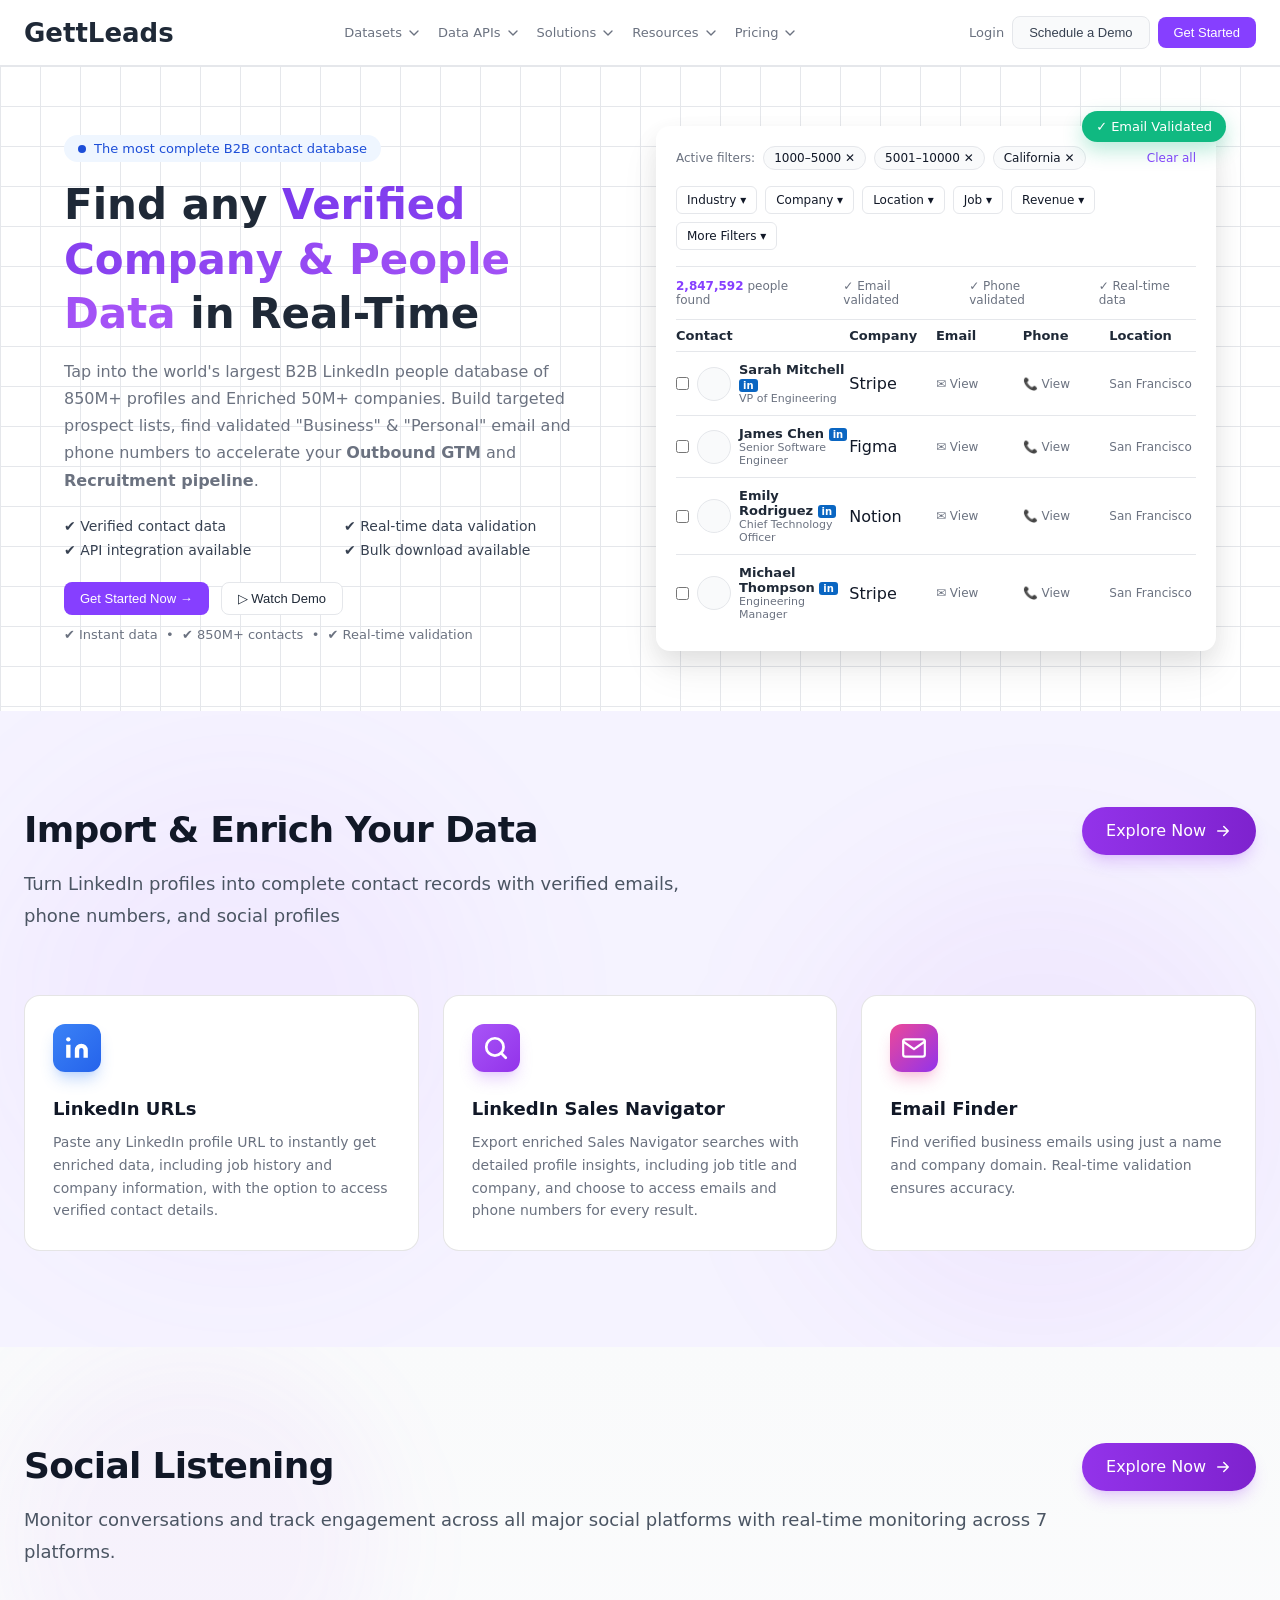
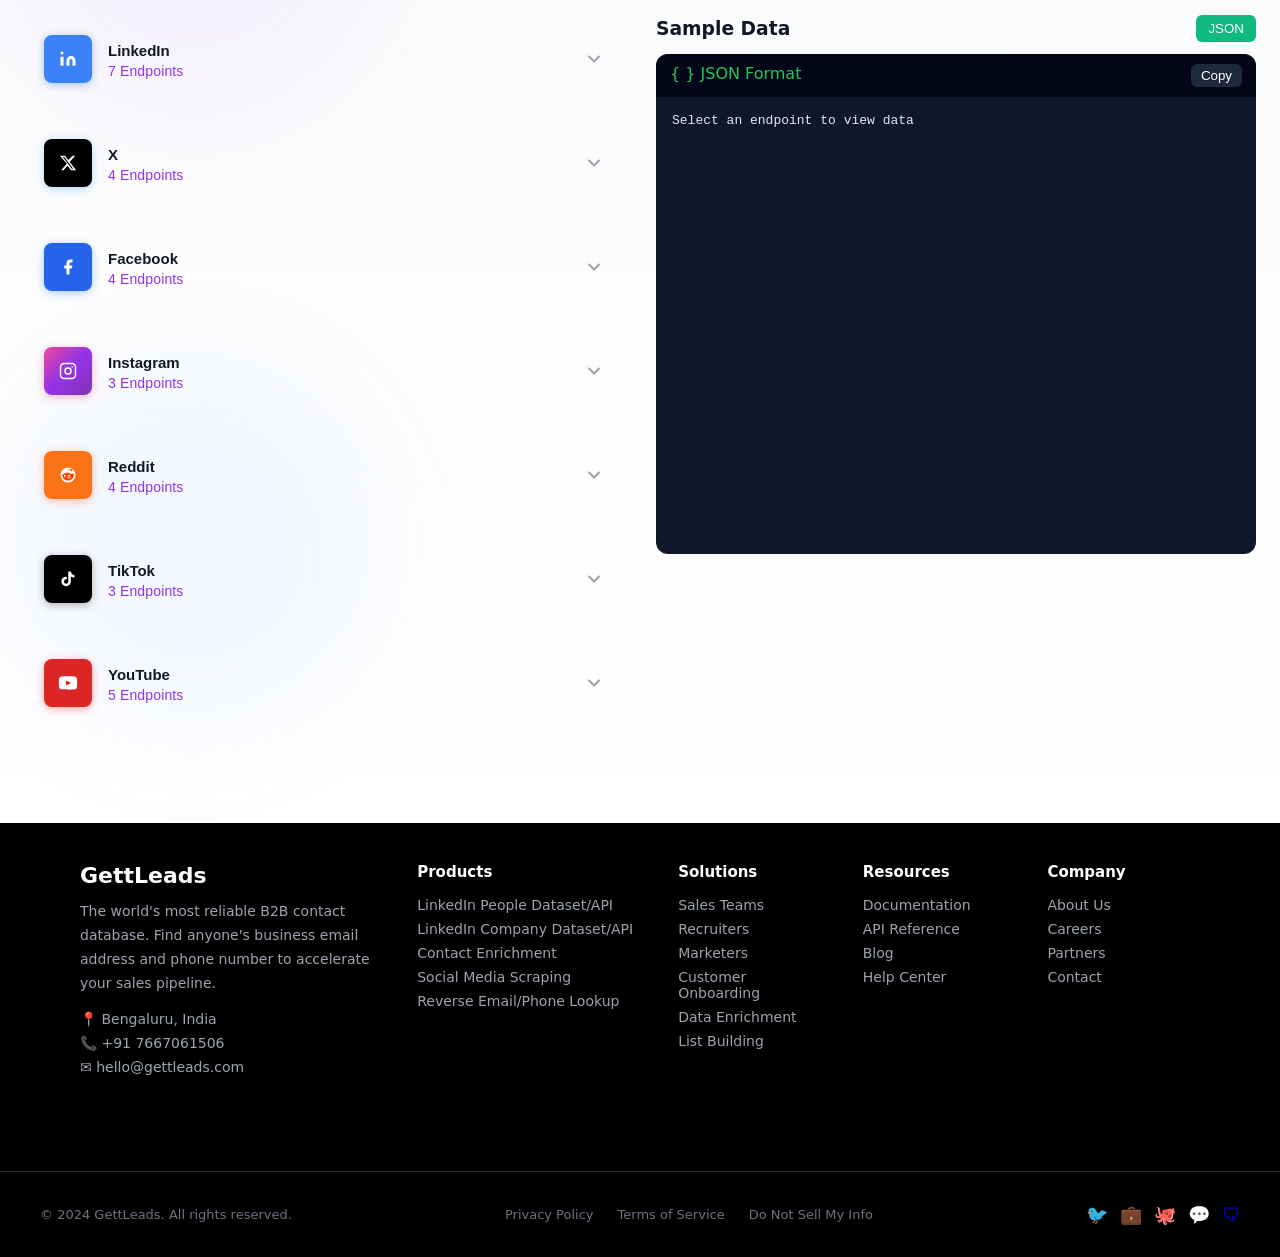
<file: index.html>
<!doctype html>
<html lang="en">
  <!-- ================= HEAD ================= -->

  <head>
    <meta charset="UTF-8" />
    <meta name="viewport" content="width=device-width, initial-scale=1.0" />
    <title>GettLeads</title>

    <!-- Styles -->
    <link rel="stylesheet" href="style.css" />

    <!-- Fonts -->

    <link
      href="https://fonts.googleapis.com/css2?family=Inter:wght@400;600;700&display=swap"
      rel="stylesheet"
    />
  </head>

  <body>
    <!-- ================= SVG ICONS ================= -->
    <svg xmlns="http://www.w3.org/2000/svg" style="display: none">
      <symbol id="chevron-icon" viewBox="0 0 24 24">
        <polyline
          points="6 9 12 15 18 9"
          fill="none"
          stroke="currentColor"
          stroke-width="2.5"
          stroke-linecap="round"
          stroke-linejoin="round"
        />
      </symbol>
    </svg>

    <!-- ================= HEADER (LOADED VIA JS) ================= -->

    <div id="header-placeholder"></div>

    <!-- ================= HERO SECTION ================= -->

    <section class="hero">
      <div class="container hero-container">
        <!-- ===== LEFT CONTENT ===== -->

        <div class="hero-left">
          <p class="badge">
            <span class="dot"></span>
            The most complete B2B contact database
          </p>
          <h1>
            Find any
            <span class="highlight">Verified Company & People Data</span> in
            Real-Time
          </h1>
          <p class="hero-desc">
            Tap into the world's largest B2B LinkedIn people database of 850M+
            profiles and Enriched 50M+ companies. Build targeted prospect lists,
            find validated "Business" & "Personal" email and phone numbers to
            accelerate your
            <strong>Outbound GTM</strong> and
            <strong>Recruitment pipeline</strong>.
          </p>

          <!-- Features -->

          <ul class="features">
            <li>✔ Verified contact data</li>
            <li>✔ Real-time data validation</li>
            <li>✔ API integration available</li>
            <li>✔ Bulk download available</li>
          </ul>

          <!-- CTA Buttons -->

          <div class="hero-ctas">
            <button class="btn btn-primary">Get Started Now →</button>
            <button class="btn btn-outline">▷ Watch Demo</button>
          </div>

          <!-- Trust Line -->

          <p class="trust-line">
            ✔ Instant data &nbsp;•&nbsp; ✔ 850M+ contacts &nbsp;•&nbsp; ✔
            Real-time validation
          </p>
        </div>

        <!-- ===== RIGHT CONTENT (DEMO UI) ===== -->

        <div class="hero-right">
          <div class="floating-badge">✓ Email Validated</div>
          <div class="card">
            <!-- Filters -->

            <div class="filters">
              <span class="label">Active filters:</span>
              <div class="chip">1000–5000 ✕</div>
              <div class="chip">5001–10000 ✕</div>
              <div class="chip">California ✕</div>
              <span class="clear">Clear all</span>
            </div>

            <!-- Filter Row -->

            <div class="filter-row">
              <div class="dd">Industry ▾</div>
              <div class="dd">Company ▾</div>
              <div class="dd">Location ▾</div>
              <div class="dd">Job ▾</div>
              <div class="dd">Revenue ▾</div>
              <div class="dd">More Filters ▾</div>
            </div>

            <!-- Stats -->

            <div class="stats-row">
              <div class="stat">
                <span class="count">2,847,592</span> people found
              </div>
              <div class="stat">✓ Email validated</div>
              <div class="stat">✓ Phone validated</div>
              <div class="stat">✓ Real-time data</div>
            </div>

            <!-- Table Header -->

            <div class="table-header">
              <div class="th-contact">Contact</div>
              <div>Company</div>
              <div>Email</div>
              <div>Phone</div>
              <div>Location</div>
            </div>
            <div class="table">
              <!---- Row ---->

              <div class="row">
                <div class="contact">
                  <input type="checkbox" />
                  <div class="avatar"></div>
                  <div>
                    <div class="name">
                      Sarah Mitchell <span class="li-badge">in</span>
                    </div>
                    <div class="role">VP of Engineering</div>
                  </div>
                </div>
                <div>Stripe</div>
                <div class="view-link">✉ View</div>
                <div class="view-link">📞 View</div>
                <div class="location">San Francisco</div>
              </div>
              <div class="row">
                <div class="contact">
                  <input type="checkbox" />
                  <div class="avatar"></div>
                  <div>
                    <div class="name">
                      James Chen <span class="li-badge">in</span>
                    </div>
                    <div class="role">Senior Software Engineer</div>
                  </div>
                </div>
                <div>Figma</div>
                <div class="view-link">✉ View</div>
                <div class="view-link">📞 View</div>
                <div class="location">San Francisco</div>
              </div>
              <div class="row">
                <div class="contact">
                  <input type="checkbox" />
                  <div class="avatar"></div>
                  <div>
                    <div class="name">
                      Emily Rodriguez <span class="li-badge">in</span>
                    </div>
                    <div class="role">Chief Technology Officer</div>
                  </div>
                </div>
                <div>Notion</div>
                <div class="view-link">✉ View</div>
                <div class="view-link">📞 View</div>
                <div class="location">San Francisco</div>
              </div>
              <div class="row">
                <div class="contact">
                  <input type="checkbox" />
                  <div class="avatar"></div>
                  <div>
                    <div class="name">
                      Michael Thompson <span class="li-badge">in</span>
                    </div>
                    <div class="role">Engineering Manager</div>
                  </div>
                </div>
                <div>Stripe</div>
                <div class="view-link">✉ View</div>
                <div class="view-link">📞 View</div>
                <div class="location">San Francisco</div>
              </div>
            </div>
          </div>
        </div>
      </div>
    </section>

    <!-- ================= IMPORT SECTION ================= -->

    <section class="import-section" id="contact-enrichment">
      <div class="container">
        <!-- ===== IMPORT HEADER ===== -->

        <div class="import-header">
          <div>
            <h2>Import & Enrich Your Data</h2>
            <p>
              Turn LinkedIn profiles into complete contact records with verified
              emails, phone numbers, and social profiles
            </p>
          </div>

          <button class="import-btn">
            Explore Now

            <span class="arrow">
              <svg width="18" height="18" viewBox="0 0 24 24" fill="none">
                <path
                  d="M5 12h14M13 6l6 6-6 6"
                  stroke="white"
                  stroke-width="2"
                  stroke-linecap="round"
                  stroke-linejoin="round"
                />
              </svg>
            </span>
          </button>
        </div>

        <!-- ===== Cards ===== -->

        <div class="import-cards">
          <!-- ===== CARD 1 ===== -->

          <article class="import-card">
            <div class="card-inner">
              <div class="card-icon icon-linkedin">
                <svg width="26" height="26" viewBox="0 0 24 24" fill="white">
                  <path
                    d="M16 8a6 6 0 016 6v7h-4v-7a2 2 0 00-2-2 2 2 0 00-2 2v7h-4v-7a6 6 0 016-6z"
                  />
                  <rect x="2" y="9" width="4" height="12" />
                  <circle cx="4" cy="4" r="2" />
                </svg>
              </div>
              <h3>LinkedIn URLs</h3>
              <p>
                Paste any LinkedIn profile URL to instantly get enriched data,
                including job history and company information, with the option
                to access verified contact details.
              </p>
            </div>
          </article>

          <!-- ===== CARD 2 ===== -->

          <article class="import-card">
            <div class="card-inner">
              <div class="card-icon icon-search">
                <svg
                  width="26"
                  height="26"
                  viewBox="0 0 24 24"
                  fill="none"
                  stroke="white"
                  stroke-width="2.5"
                  stroke-linecap="round"
                  stroke-linejoin="round"
                >
                  <circle cx="11" cy="11" r="8" />
                  <line x1="21" y1="21" x2="16.65" y2="16.65" />
                </svg>
              </div>
              <h3>LinkedIn Sales Navigator</h3>
              <p>
                Export enriched Sales Navigator searches with detailed profile
                insights, including job title and company, and choose to access
                emails and phone numbers for every result.
              </p>
            </div>
          </article>

          <!-- ===== CARD 3 ===== -->

          <article class="import-card">
            <div class="card-inner">
              <div class="card-icon icon-mail">
                <svg
                  width="26"
                  height="26"
                  viewBox="0 0 24 24"
                  fill="none"
                  stroke="white"
                  stroke-width="2"
                  stroke-linecap="round"
                  stroke-linejoin="round"
                >
                  <path
                    d="M4 4h16c1.1 0 2 .9 2 2v12c0 1.1-.9 2-2 2H4c-1.1 0-2-.9-2-2V6c0-1.1.9-2 2-2z"
                  />
                  <polyline points="22,6 12,13 2,6" />
                </svg>
              </div>
              <h3>Email Finder</h3>
              <p>
                Find verified business emails using just a name and company
                domain. Real-time validation ensures accuracy.
              </p>
            </div>
          </article>
        </div>
      </div>
    </section>

    <!-- ================= Social SECTION ================= -->

    <section class="social-section" id="social-scraping">
      <div class="container">
        <!-- ===== SECTION HEADER ===== -->

        <div class="social-header">
          <div>
            <h2>Social Listening</h2>
            <p>
              Monitor conversations and track engagement across all major social
              platforms with real-time monitoring across 7 platforms.
            </p>
          </div>

          <!-- CTA BUTTON -->

          <div class="social-header-right">
            <button class="import-btn">
              Explore Now

              <!-- Arrow Icon -->

              <span class="arrow">
                <svg width="18" height="18" viewBox="0 0 24 24" fill="none">
                  <path
                    d="M5 12h14M13 6l6 6-6 6"
                    stroke="white"
                    stroke-width="2"
                    stroke-linecap="round"
                    stroke-linejoin="round"
                  />
                </svg>
              </span>
            </button>
          </div>
        </div>

        <!-- ===== PLATFORM GRID (ACCORDION LAYOUT) ===== -->

        <div class="dashboard">
          <!-- ===== LEFT SIDEBAR ===== -->

          <div class="sidebar">
            <!-- ===== PLATFORM CARD (LinkedIn) ===== -->

            <article class="sidebar-card">
              <!-- Toggle Button (Accordion Trigger) -->

              <button
                class="platform-toggle"
                aria-expanded="false"
                aria-controls="linkedin-body"
              >
                <!-- Platform Icon -->

                <div class="platform-icon li">
                  <svg width="18" height="18" viewBox="0 0 24 24" fill="white">
                    <path
                      d="M16 8a6 6 0 016 6v7h-4v-7a2 2 0 00-2-2 2 2 0 00-2 2v7h-4v-7a6 6 0 016-6z"
                    />
                    <rect x="2" y="9" width="4" height="12" />
                    <circle cx="4" cy="4" r="2" />
                  </svg>
                </div>

                <!-- Platform Info -->

                <div class="platform-info">
                  <h3>LinkedIn</h3>
                  <span>7 Endpoints</span>
                </div>

                <!-- Dropdown Arrow -->

                <div class="platform-chevron">
                  <svg class="icon-chevron">
                    <use href="#chevron-icon"></use>
                  </svg>
                </div>
              </button>

              <!-- Expandable Content -->

              <div class="platform-body" id="linkedin-body">
                <ul>
                  <li data-platform="linkedin" data-type="keyword">
                    <span>Keyword & Hashtag Search</span>
                  </li>
                  <li data-platform="linkedin" data-type="profile">
                    <span>Profile Scraper</span>
                  </li>
                  <li data-platform="linkedin" data-type="post">
                    <span>Post Details</span>
                  </li>
                  <li data-platform="linkedin" data-type="comments">
                    <span>Comments & Replies</span>
                  </li>
                  <li data-platform="linkedin" data-type="company">
                    <span>Company Data</span>
                  </li>
                  <li data-platform="linkedin" data-type="peoplePosts">
                    <span>People Posts Scraper</span>
                  </li>
                  <li data-platform="linkedin" data-type="companyPosts">
                    <span>Company Posts Scraper</span>
                  </li>
                </ul>
              </div>
            </article>

            <!-- ===== PLATFORM CARD (X) ===== -->

            <article class="sidebar-card">
              <button
                class="platform-toggle"
                aria-expanded="false"
                aria-controls="X-body"
              >
                <div class="platform-icon X">
                  <svg width="18" height="18" viewBox="0 0 24 24" fill="white">
                    <path
                      d="M18.244 2.25h3.308l-7.227 8.26 8.502 11.24H16.17l-4.714-6.231-5.401 6.231H2.746l7.73-8.835L1.254 2.25H8.08l4.253 5.622 5.911-5.622zm-1.161 17.52h1.833L7.084 4.126H5.117z"
                    />
                  </svg>
                </div>
                <div class="platform-info">
                  <h3>X</h3>
                  <span>4 Endpoints</span>
                </div>

                <div class="platform-chevron">
                  <svg class="icon-chevron">
                    <use href="#chevron-icon"></use>
                  </svg>
                </div>
              </button>
              <div class="platform-body" id="X-body">
                <ul>
                  <li data-platform="X" data-type="keyword">
                    <span>Keyword & Hashtag Search</span>
                  </li>
                  <li data-platform="X" data-type="profile">
                    <span>Profile Scraper</span>
                  </li>
                  <li data-platform="X" data-type="post">
                    <span>Post Details</span>
                  </li>
                  <li data-platform="X" data-type="comments">
                    <span>Comments & Replies</span>
                  </li>
                </ul>
              </div>
            </article>

            <article class="sidebar-card">
              <button
                class="platform-toggle"
                aria-expanded="false"
                aria-controls="facebook-body"
              >
                <div class="platform-icon fb">
                  <svg width="18" height="18" viewBox="0 0 24 24" fill="white">
                    <path
                      d="M18 2h-3a5 5 0 00-5 5v3H7v4h3v8h4v-8h3l1-4h-4V7a1 1 0 011-1h3z"
                    />
                  </svg>
                </div>
                <div class="platform-info">
                  <h3>Facebook</h3>
                  <span>4 Endpoints</span>
                </div>
                <div class="platform-chevron">
                  <svg class="icon-chevron">
                    <use href="#chevron-icon"></use>
                  </svg>
                </div>
              </button>
              <div class="platform-body" id="facebook-body">
                <ul>
                  <li data-platform="facebook" data-type="keyword">
                    <span>Keyword & Hashtag Search</span>
                  </li>
                  <li data-platform="facebook" data-type="profile">
                    <span>Profile Scraper</span>
                  </li>
                  <li data-platform="facebook" data-type="post">
                    <span>Post Details</span>
                  </li>
                  <li data-platform="facebook" data-type="comments">
                    <span>Comments & Replies</span>
                  </li>
                </ul>
              </div>
            </article>

            <!-- ===== PLATFORM CARD (INSTAGRAM) ===== -->

            <article class="sidebar-card">
              <button
                class="platform-toggle"
                aria-expanded="false"
                aria-controls="instagram-body"
              >
                <div class="platform-icon ig">
                  <svg
                    width="18"
                    height="18"
                    viewBox="0 0 24 24"
                    fill="none"
                    stroke="white"
                    stroke-width="2"
                    stroke-linecap="round"
                    stroke-linejoin="round"
                  >
                    <rect x="2" y="2" width="20" height="20" rx="5" ry="5" />
                    <circle cx="12" cy="12" r="4" />
                    <circle
                      cx="17.5"
                      cy="6.5"
                      r="1"
                      fill="white"
                      stroke="none"
                    />
                  </svg>
                </div>

                <div class="platform-info">
                  <h3>Instagram</h3>
                  <span>3 Endpoints</span>
                </div>

                <div class="platform-chevron">
                  <svg class="icon-chevron">
                    <use href="#chevron-icon"></use>
                  </svg>
                </div>
              </button>
              <div class="platform-body" id="instagram-body">
                <ul>
                  <li data-platform="instagram" data-type="keyword">
                    <span>Keyword & Hashtag Search</span>
                  </li>
                  <li data-platform="instagram" data-type="profile">
                    <span>Profile Scraper</span>
                  </li>
                  <li data-platform="instagram" data-type="post">
                    <span>Post Details</span>
                  </li>
                </ul>
              </div>
            </article>

            <!-- ===== PLATFORM CARD (Reddit) ===== -->

            <article class="sidebar-card">
              <button
                class="platform-toggle"
                aria-expanded="false"
                aria-controls="reddit-body"
              >
                <div class="platform-icon rd">
                  <svg width="18" height="18" viewBox="0 0 24 24" fill="white">
                    <circle cx="12" cy="12" r="10" />
                    <path
                      d="M20 12a2 2 0 00-2-2c-.5 0-1 .2-1.3.5-1.4-.9-3.2-1.5-5.2-1.6l.9-4 2.8.6a1.5 1.5 0 103-.1 1.5 1.5 0 00-2.9-.5l-3.2-.7-1 4.8c-2 .1-3.8.7-5.1 1.6A2 2 0 004 12a2 2 0 001 1.8v.4c0 2.8 3.1 5 7 5s7-2.2 7-5v-.4A2 2 0 0020 12zm-13.5 1a1.2 1.2 0 112.4 0 1.2 1.2 0 01-2.4 0zm6.8 3.3a3.8 3.8 0 01-2.5-.8.4.4 0 01.5-.6 3 3 0 002 .6 3 3 0 002-.6.4.4 0 01.5.6 3.8 3.8 0 01-2.5.8zm.2-2.1a1.2 1.2 0 110-2.4 1.2 1.2 0 010 2.4z"
                      fill="#ff4500"
                    />
                  </svg>
                </div>

                <div class="platform-info">
                  <h3>Reddit</h3>
                  <span>4 Endpoints</span>
                </div>

                <div class="platform-chevron">
                  <svg class="icon-chevron">
                    <use href="#chevron-icon"></use>
                  </svg>
                </div>
              </button>
              <div class="platform-body" id="reddit-body">
                <ul>
                  <li data-platform="reddit" data-type="keyword">
                    <span>Keyword & Hashtag Search</span>
                  </li>
                  <li data-platform="reddit" data-type="subreddit">
                    <span>Subreddit Scraper</span>
                  </li>
                  <li data-platform="reddit" data-type="post">
                    <span>Post Details</span>
                  </li>
                  <li data-platform="reddit" data-type="comments">
                    <span>Comments & Replies</span>
                  </li>
                </ul>
              </div>
            </article>

            <!-- ===== PLATFORM CARD (TIK-TOK) ===== -->

            <article class="sidebar-card">
              <button
                class="platform-toggle"
                aria-expanded="false"
                aria-controls="tiktok-body"
              >
                <div class="platform-icon tt">
                  <svg width="18" height="18" viewBox="0 0 24 24" fill="white">
                    <path
                      d="M19.59 6.69a4.83 4.83 0 01-3.77-4.25V2h-3.45v13.67a2.89 2.89 0 01-2.88 2.5 2.89 2.89 0 01-2.89-2.89 2.89 2.89 0 012.89-2.89c.28 0 .54.04.79.1V9.01a6.33 6.33 0 00-.79-.05 6.34 6.34 0 00-6.34 6.34 6.34 6.34 0 006.34 6.34 6.34 6.34 0 006.33-6.34V8.69a8.18 8.18 0 004.78 1.52V6.75a4.85 4.85 0 01-1.01-.06z"
                    />
                  </svg>
                </div>

                <div class="platform-info">
                  <h3>TikTok</h3>
                  <span>3 Endpoints</span>
                </div>

                <div class="platform-chevron">
                  <svg class="icon-chevron">
                    <use href="#chevron-icon"></use>
                  </svg>
                </div>
              </button>
              <div class="platform-body" id="tiktok-body">
                <ul>
                  <li data-platform="tiktok" data-type="keyword">
                    <span>Keyword & Hashtag Search</span>
                  </li>
                  <li data-platform="tiktok" data-type="profile">
                    <span>Profile Scraper</span>
                  </li>
                  <li data-platform="tiktok" data-type="video">
                    <span>Video Details</span>
                  </li>
                </ul>
              </div>
            </article>

            <!-- ===== PLATFORM CARD (YOUTUBE) ===== -->

            <article class="sidebar-card">
              <button
                class="platform-toggle"
                aria-expanded="false"
                aria-controls="youtube-body"
              >
                <div class="platform-icon yt">
                  <svg width="20" height="20" viewBox="0 0 24 24" fill="white">
                    <path
                      d="M22.54 6.42a2.78 2.78 0 00-1.95-1.96C18.88 4 12 4 12 4s-6.88 0-8.59.46a2.78 2.78 0 00-1.95 1.96A29 29 0 001 12a29 29 0 00.46 5.58A2.78 2.78 0 003.41 19.6C5.12 20 12 20 12 20s6.88 0 8.59-.46a2.78 2.78 0 001.95-1.95A29 29 0 0023 12a29 29 0 00-.46-5.58z"
                      fill="white"
                    />
                    <polygon
                      points="9.75 15.02 15.5 12 9.75 8.98 9.75 15.02"
                      fill="#ff0000"
                    />
                  </svg>
                </div>

                <div class="platform-info">
                  <h3>YouTube</h3>
                  <span>5 Endpoints</span>
                </div>

                <div class="platform-chevron">
                  <svg class="icon-chevron">
                    <use href="#chevron-icon"></use>
                  </svg>
                </div>
              </button>
              <div class="platform-body" id="youtube-body">
                <ul>
                  <li data-platform="youtube" data-type="keyword">
                    <span>Keyword Search</span>
                  </li>
                  <li data-platform="youtube" data-type="channel">
                    <span>Channel Scraper</span>
                  </li>
                  <li data-platform="youtube" data-type="video">
                    <span>Video Details</span>
                  </li>
                  <li data-platform="youtube" data-type="comments">
                    <span>Comments & Replies</span>
                  </li>
                </ul>
              </div>
            </article>
          </div>

          <!-- ===== RIGHT PANEL ===== -->

          <div class="right-panel">
            <div class="data-header">
              <h3>Sample Data</h3>

              <div class="format-toggle">
                <button class="active">JSON</button>
              </div>
            </div>

            <div class="data-box">
              <div class="data-top">
                <span>{ } JSON Format</span>
                <button class="copy-btn">Copy</button>
              </div>

              <pre id="jsonViewer">Select an endpoint to view data</pre>
            </div>
          </div>
        </div>
      </div>
    </section>

    <!-- ================= FOOTER (DYNAMIC LOAD JS) ================= -->

    <div id="footer-placeholder"></div>

    <script src="script.js"></script>
  </body>
</html>
</file>
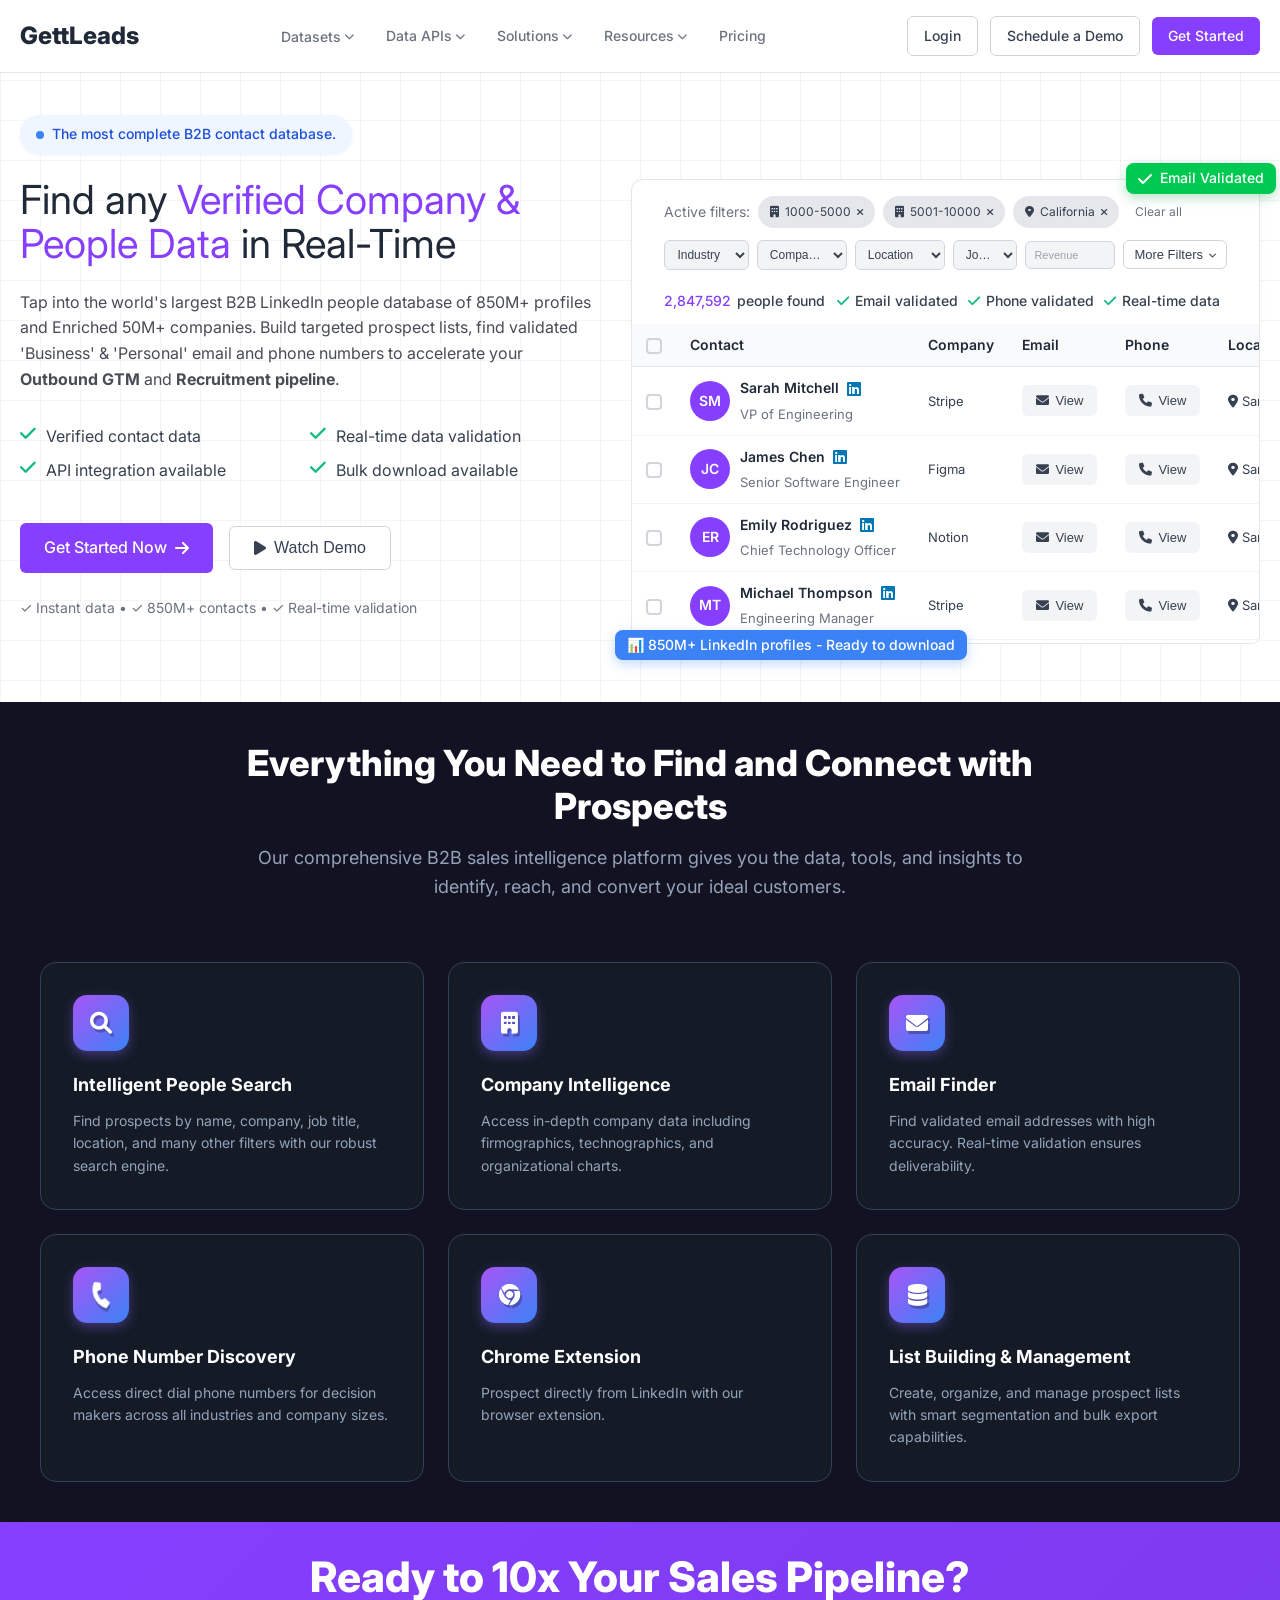
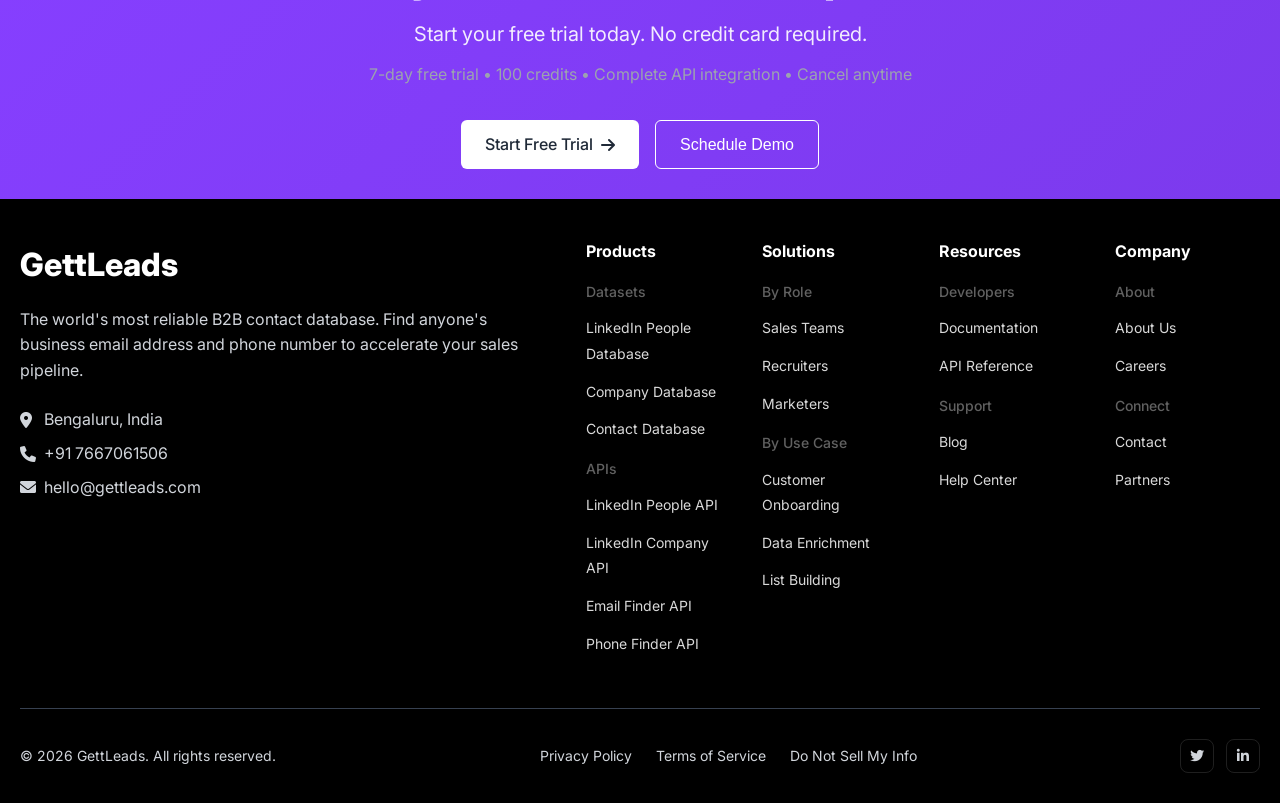
<file: FE Project/home.html>
<!DOCTYPE html>
<html lang="en">

<head>
    <meta charset="UTF-8">
    <meta name="viewport" content="width=device-width, initial-scale=1.0">
    <title>GettLeads - Find Anyone's Verified Contact in Seconds</title>
    <meta name="description" content="Find anyone's verified business email and phone number. Access 850M+ LinkedIn profiles, 50M+ companies. Real-time validated B2B contact data.">
    <meta property="og:title" content="GettLeads - Find Anyone's Verified Contact in Seconds">
    <meta property="og:description" content="Find anyone's verified business email and phone number. Access 850M+ LinkedIn profiles, 50M+ companies.">
    <meta property="og:type" content="website">
    <meta name="theme-color" content="#8b5cf6">
    <link rel="stylesheet" href="style.css">
    <link href="https://fonts.googleapis.com/css2?family=Inter:wght@300;400;500;600;700;800&display=swap"
        rel="stylesheet">
    <link rel="stylesheet" href="https://cdnjs.cloudflare.com/ajax/libs/font-awesome/6.0.0/css/all.min.css">
</head>

<body>
    <!-- Header -->
    <header class="header">
        <div class="container">
            <div class="nav-brand">
                <h1 class="logo">GettLeads</h1>
            </div>
            <nav class="nav-menu">
                <!-- Datasets dropdown -->
                <div class="nav-item nav-item-dropdown">
                    <button class="nav-link nav-dropdown-toggle" aria-haspopup="true" aria-expanded="false">
                        Datasets <i class="fas fa-chevron-down nav-chevron" aria-hidden="true"></i>
                    </button>
                    <div class="nav-dropdown">
                        <a href="linkedin-people-database.html" class="nav-dropdown-item">
                            <span class="nav-dropdown-title">LinkedIn People Database</span>
                            <span class="nav-dropdown-desc">850M+ professional profiles</span>
                        </a>
                        <a href="#" class="nav-dropdown-item">
                            <span class="nav-dropdown-title">Company Database</span>
                            <span class="nav-dropdown-desc">50M+ company profiles</span>
                        </a>
                        <a href="#" class="nav-dropdown-item">
                            <span class="nav-dropdown-title">Contact Database</span>
                            <span class="nav-dropdown-desc">Validated emails &amp; phone numbers</span>
                        </a>
                    </div>
                </div>
                <a href="#" class="nav-link">Data APIs <i class="fas fa-chevron-down" aria-hidden="true"></i></a>
                <a href="#" class="nav-link">Solutions <i class="fas fa-chevron-down" aria-hidden="true"></i></a>
                <a href="#" class="nav-link">Resources <i class="fas fa-chevron-down" aria-hidden="true"></i></a>
                <a href="pricing.html" class="nav-link">Pricing</a>
            </nav>
            <div class="header-actions">
                <a href="login.html" class="btn btn-outline">Login</a>
                <a href="login.html?tab=demo" class="btn btn-outline">Schedule a Demo</a>
                <a href="login.html?tab=signup" class="btn btn-primary">Get Started</a>
            </div>
        </div>
    </header>

    <!-- Main Content -->
    <main class="main-content">
        <div class="container">
            <div class="content-grid">
                <!-- Left Content -->
                <div class="hero-left">
                    <div class="tagline">
                        <span class="tag-dot"></span>
                        <span>The most complete B2B contact database.</span>
                    </div>

                    <h1 class="headline">
                        Find any <span class="highlight">Verified Company & People Data</span> in Real-Time
                    </h1>

                    <p class="hero-description">
                        Tap into the world's largest B2B LinkedIn people database of 850M+ profiles and Enriched 50M+
                        companies. Build targeted prospect lists, find validated 'Business' & 'Personal' email and phone
                        numbers to accelerate your <strong>Outbound GTM</strong> and <strong>Recruitment
                            pipeline</strong>.
                    </p>

                    <div class="features-list">
                        <div class="feature-item">
                            <i class="fas fa-check"></i>
                            <span>Verified contact data</span>
                        </div>
                        <div class="feature-item">
                            <i class="fas fa-check"></i>
                            <span>Real-time data validation</span>
                        </div>
                        <div class="feature-item">
                            <i class="fas fa-check"></i>
                            <span>API integration available</span>
                        </div>
                        <div class="feature-item">
                            <i class="fas fa-check"></i>
                            <span>Bulk download available</span>
                        </div>
                    </div>

                    <div class="cta-buttons">
                        <a href="login.html?tab=signup" class="btn btn-primary btn-large">
                            Get Started Now
                            <i class="fas fa-arrow-right"></i>
                        </a>
                        <button class="btn btn-outline btn-large watch-demo-btn" aria-label="Watch product demo video">
                            <i class="fas fa-play" aria-hidden="true"></i>
                            Watch Demo
                        </button>
                    </div>

                    <!-- Trust indicators -->
                    <div class="trust-indicators">
                        <span>✓ Instant data • ✓ 850M+ contacts • ✓ Real-time validation</span>
                    </div>
                </div>

                <!-- Right Content - Data Display -->
                <div class="hero-right">
                    <div class="data-section">
                        <div class="data-panel">
                            <!-- Applied Filters Row -->
                            <div class="active-filters-row">
                                <span class="filter-label">Active filters:</span>
                                <div class="filter-pills">
                                    <span class="filter-pill">
                                        <i class="fas fa-building"></i>
                                        1000-5000
                                        <i class="fas fa-times"></i>
                                    </span>
                                    <span class="filter-pill">
                                        <i class="fas fa-building"></i>
                                        5001-10000
                                        <i class="fas fa-times"></i>
                                    </span>
                                    <span class="filter-pill">
                                        <i class="fas fa-map-marker-alt"></i>
                                        California
                                        <i class="fas fa-times"></i>
                                    </span>
                                    <a href="#" class="filter-clear-btn">Clear all</a>
                                </div>
                            </div>

                            <!-- Available Filters Row -->
                            <div class="filter-dropdowns">
                                <select class="filter-select">
                                    <option value="" disabled selected>Industry</option>
                                    <option value="technology">Technology</option>
                                    <option value="healthcare">Healthcare</option>
                                    <option value="finance">Finance</option>
                                    <option value="retail">Retail</option>
                                    <option value="manufacturing">Manufacturing</option>
                                </select>

                                <select class="filter-select">
                                    <option value="" disabled selected>Company Size</option>
                                    <option value="1-10">1-10 employees</option>
                                    <option value="11-50">11-50 employees</option>
                                    <option value="51-200">51-200 employees</option>
                                    <option value="201-1000">201-1000 employees</option>
                                    <option value="1000+">1000+ employees</option>
                                </select>

                                <select class="filter-select">
                                    <option value="" disabled selected>Location</option>
                                    <option value="us">United States</option>
                                    <option value="ca">Canada</option>
                                    <option value="uk">United Kingdom</option>
                                    <option value="de">Germany</option>
                                    <option value="fr">France</option>
                                </select>

                                <select class="filter-select">
                                    <option value="" disabled selected>Job Title</option>
                                    <option value="ceo">CEO</option>
                                    <option value="cto">CTO</option>
                                    <option value="vp">VP</option>
                                    <option value="director">Director</option>
                                    <option value="manager">Manager</option>
                                </select>

                                <input type="text" class="filter-input" placeholder="Revenue">

                                <button class="filter-more-btn">
                                    <span>More Filters</span>
                                    <i class="fas fa-chevron-down"></i>
                                </button>
                            </div>

                            <div class="results-container">
                                <div class="results-summary">
                                    <p>
                                        <span class="results-count">2,847,592</span>
                                        people found
                                    </p>
                                </div>

                                <div class="verification-status">
                                    <div class="status-item">
                                        <i class="fas fa-check"></i>
                                        Email validated
                                    </div>
                                    <div class="status-item">
                                        <i class="fas fa-check"></i>
                                        Phone validated
                                    </div>
                                    <div class="status-item">
                                        <i class="fas fa-check"></i>
                                        Real-time data
                                    </div>
                                </div>
                            </div>
                        </div><!-- end data-panel -->

                        <div class="contact-table">
                            <table>
                                <thead>
                                    <tr>
                                        <th><input type="checkbox" aria-label="Select all contacts"></th>
                                        <th>Contact</th>
                                        <th>Company</th>
                                        <th>Email</th>
                                        <th>Phone</th>
                                        <th>Location</th>
                                        <th>LinkedIn URL</th>
                                        <th>Actions</th>
                                    </tr>
                                </thead>
                                <tbody>
                                    <tr>
                                        <td><input type="checkbox" aria-label="Select contact"></td>
                                        <td class="contact-cell">
                                            <div class="contact-info">
                                                <div class="contact-avatar">SM</div>
                                                <div class="contact-details">
                                                    <div class="name-row">
                                                        <span class="contact-name">Sarah Mitchell</span>
                                                        <i class="fab fa-linkedin"></i>
                                                    </div>
                                                    <div class="contact-title">VP of Engineering</div>
                                                </div>
                                            </div>
                                        </td>
                                        <td>Stripe</td>
                                        <td><button class="btn-view"><i class="fas fa-envelope"></i> View</button></td>
                                        <td><button class="btn-view"><i class="fas fa-phone"></i> View</button></td>
                                        <td><i class="fas fa-map-marker-alt"></i> San Francisco, CA</td>
                                        <td><a href="#" class="linkedin-url">linkedin.com/in/sarahmitchell</a></td>
                                        <td class="actions-cell">
                                            <button class="actions-btn" aria-label="More actions" aria-haspopup="true" aria-expanded="false"><i class="fas fa-ellipsis-v" aria-hidden="true"></i></button>
                                            <div class="actions-dropdown">
                                                <button><i class="fas fa-envelope"></i> View Email</button>
                                                <button><i class="fas fa-phone"></i> View Phone</button>
                                                <button><i class="fas fa-building"></i> View Company</button>
                                                <button><i class="fas fa-download"></i> Export Contact</button>
                                            </div>
                                        </td>
                                    </tr>
                                    <tr>
                                        <td><input type="checkbox" aria-label="Select contact"></td>
                                        <td class="contact-cell">
                                            <div class="contact-info">
                                                <div class="contact-avatar">JC</div>
                                                <div class="contact-details">
                                                    <div class="name-row">
                                                        <span class="contact-name">James Chen</span>
                                                        <i class="fab fa-linkedin"></i>
                                                    </div>
                                                    <div class="contact-title">Senior Software Engineer</div>
                                                </div>
                                            </div>
                                        </td>
                                        <td>Figma</td>
                                        <td><button class="btn-view"><i class="fas fa-envelope"></i> View</button></td>
                                        <td><button class="btn-view"><i class="fas fa-phone"></i> View</button></td>
                                        <td><i class="fas fa-map-marker-alt"></i> San Francisco, CA</td>
                                        <td><a href="#" class="linkedin-url">linkedin.com/in/jameschen</a></td>
                                        <td class="actions-cell">
                                            <button class="actions-btn" aria-label="More actions" aria-haspopup="true" aria-expanded="false"><i class="fas fa-ellipsis-v" aria-hidden="true"></i></button>
                                            <div class="actions-dropdown">
                                                <button><i class="fas fa-envelope"></i> View Email</button>
                                                <button><i class="fas fa-phone"></i> View Phone</button>
                                                <button><i class="fas fa-building"></i> View Company</button>
                                                <button><i class="fas fa-download"></i> Export Contact</button>
                                            </div>
                                        </td>
                                    </tr>
                                    <tr>
                                        <td><input type="checkbox" aria-label="Select contact"></td>
                                        <td class="contact-cell">
                                            <div class="contact-info">
                                                <div class="contact-avatar">ER</div>
                                                <div class="contact-details">
                                                    <div class="name-row">
                                                        <span class="contact-name">Emily Rodriguez</span>
                                                        <i class="fab fa-linkedin"></i>
                                                    </div>
                                                    <div class="contact-title">Chief Technology Officer</div>
                                                </div>
                                            </div>
                                        </td>
                                        <td>Notion</td>
                                        <td><button class="btn-view"><i class="fas fa-envelope"></i> View</button></td>
                                        <td><button class="btn-view"><i class="fas fa-phone"></i> View</button></td>
                                        <td><i class="fas fa-map-marker-alt"></i> San Francisco, CA</td>
                                        <td><a href="#" class="linkedin-url">linkedin.com/in/emilyrodriguez</a></td>
                                        <td class="actions-cell">
                                            <button class="actions-btn" aria-label="More actions" aria-haspopup="true" aria-expanded="false"><i class="fas fa-ellipsis-v" aria-hidden="true"></i></button>
                                            <div class="actions-dropdown">
                                                <button><i class="fas fa-envelope"></i> View Email</button>
                                                <button><i class="fas fa-phone"></i> View Phone</button>
                                                <button><i class="fas fa-building"></i> View Company</button>
                                                <button><i class="fas fa-download"></i> Export Contact</button>
                                            </div>
                                        </td>
                                    </tr>
                                    <tr>
                                        <td><input type="checkbox" aria-label="Select contact"></td>
                                        <td class="contact-cell">
                                            <div class="contact-info">
                                                <div class="contact-avatar">MT</div>
                                                <div class="contact-details">
                                                    <div class="name-row">
                                                        <span class="contact-name">Michael Thompson</span>
                                                        <i class="fab fa-linkedin"></i>
                                                    </div>
                                                    <div class="contact-title">Engineering Manager</div>
                                                </div>
                                            </div>
                                        </td>
                                        <td>Stripe</td>
                                        <td><button class="btn-view"><i class="fas fa-envelope"></i> View</button></td>
                                        <td><button class="btn-view"><i class="fas fa-phone"></i> View</button></td>
                                        <td><i class="fas fa-map-marker-alt"></i> San Francisco, CA</td>
                                        <td><a href="#" class="linkedin-url">linkedin.com/in/michaelthompson</a></td>
                                        <td class="actions-cell">
                                            <button class="actions-btn" aria-label="More actions" aria-haspopup="true" aria-expanded="false"><i class="fas fa-ellipsis-v" aria-hidden="true"></i></button>
                                            <div class="actions-dropdown">
                                                <button><i class="fas fa-envelope"></i> View Email</button>
                                                <button><i class="fas fa-phone"></i> View Phone</button>
                                                <button><i class="fas fa-building"></i> View Company</button>
                                                <button><i class="fas fa-download"></i> Export Contact</button>
                                            </div>
                                        </td>
                                    </tr>
                                    <tr>
                                        <td><input type="checkbox" aria-label="Select contact"></td>
                                        <td class="contact-cell">
                                            <div class="contact-info">
                                                <div class="contact-avatar">LW</div>
                                                <div class="contact-details">
                                                    <div class="name-row">
                                                        <span class="contact-name">Lisa Wang</span>
                                                        <i class="fab fa-linkedin"></i>
                                                    </div>
                                                    <div class="contact-title">Lead DevOps Engineer</div>
                                                </div>
                                            </div>
                                        </td>
                                        <td>Figma</td>
                                        <td><button class="btn-view"><i class="fas fa-envelope"></i> View</button></td>
                                        <td><button class="btn-view"><i class="fas fa-phone"></i> View</button></td>
                                        <td><i class="fas fa-map-marker-alt"></i> San Francisco, CA</td>
                                        <td><a href="#" class="linkedin-url">linkedin.com/in/lisawang</a></td>
                                        <td class="actions-cell">
                                            <button class="actions-btn" aria-label="More actions" aria-haspopup="true" aria-expanded="false"><i class="fas fa-ellipsis-v" aria-hidden="true"></i></button>
                                            <div class="actions-dropdown">
                                                <button><i class="fas fa-envelope"></i> View Email</button>
                                                <button><i class="fas fa-phone"></i> View Phone</button>
                                                <button><i class="fas fa-building"></i> View Company</button>
                                                <button><i class="fas fa-download"></i> Export Contact</button>
                                            </div>
                                        </td>
                                    </tr>
                                </tbody>
                            </table>
                        </div>

                        <!-- Floating Elements -->
                        <div class="floating-element floating-top-right" aria-hidden="true">
                            <i class="fas fa-check"></i>
                            <span>Email Validated</span>
                        </div>

                        <div class="floating-element floating-bottom-left" aria-hidden="true">
                            <span>📊 850M+ LinkedIn profiles - Ready to download</span>
                        </div>
                    </div>
                </div>
            </div>
    </main>

    <!-- Features Grid Section -->
    <section class="features-section">
        <div class="container">
            <div class="features-header">
                <h2 class="section-title">Everything You Need to Find and Connect with Prospects</h2>
                <p class="section-description">Our comprehensive B2B sales intelligence platform gives you the data,
                    tools, and insights to identify, reach, and convert your ideal customers.</p>
            </div>
            <div class="features-grid">
                <div class="feature-card">
                    <div class="feature-icon">
                        <i class="fas fa-search"></i>
                    </div>
                    <h3 class="feature-card-title">Intelligent People Search</h3>
                    <p class="feature-card-description">Find prospects by name, company, job title, location, and many
                        other filters with our robust search engine.</p>
                </div>
                <div class="feature-card">
                    <div class="feature-icon">
                        <i class="fas fa-building"></i>
                    </div>
                    <h3 class="feature-card-title">Company Intelligence</h3>
                    <p class="feature-card-description">Access in-depth company data including firmographics,
                        technographics, and organizational charts.</p>
                </div>
                <div class="feature-card">
                    <div class="feature-icon">
                        <i class="fas fa-envelope"></i>
                    </div>
                    <h3 class="feature-card-title">Email Finder</h3>
                    <p class="feature-card-description">Find validated email addresses with high accuracy. Real-time
                        validation ensures deliverability.</p>
                </div>
                <div class="feature-card">
                    <div class="feature-icon">
                        <i class="fas fa-phone icon-tilt"></i>
                    </div>
                    <h3 class="feature-card-title">Phone Number Discovery</h3>
                    <p class="feature-card-description">Access direct dial phone numbers for decision makers across all
                        industries and company sizes.</p>
                </div>
                <div class="feature-card">
                    <div class="feature-icon">
                        <i class="fab fa-chrome"></i>
                    </div>
                    <h3 class="feature-card-title">Chrome Extension</h3>
                    <p class="feature-card-description">Prospect directly from LinkedIn with our browser extension.</p>
                </div>
                <div class="feature-card">
                    <div class="feature-icon">
                        <i class="fas fa-database"></i>
                    </div>
                    <h3 class="feature-card-title">List Building & Management</h3>
                    <p class="feature-card-description">Create, organize, and manage prospect lists with smart
                        segmentation and bulk export capabilities.</p>
                </div>
            </div>
        </div>
    </section>

    <!-- Call to Action Banner -->
    <section class="cta-banner">
        <div class="container">
            <div class="cta-content">
                <h4 class="cta-title">Ready to 10x Your Sales Pipeline?</h4>
                <p class="cta-subtitle">Start your free trial today. No credit card required.</p>
                <p class="cta-details">7-day free trial • 100 credits • Complete API integration • Cancel anytime</p>
                <div class="cta-buttons-group">
                    <a href="login.html?tab=signup" class="btn btn-white btn-large">Start Free Trial <i
                            class="fas fa-arrow-right"></i></a>
                    <button class="btn btn-outline-white btn-large watch-demo-btn">Schedule Demo</button>
                </div>
            </div>
        </div>
    </section>

    <!-- Footer -->
    <footer class="footer">
        <div class="container">
            <div class="footer-content">
                <div class="footer-brand">
                    <h2 class="footer-logo">GettLeads</h2>
                    <p class="footer-description">The world's most reliable B2B contact database. Find anyone's business
                        email address and phone number to accelerate your sales pipeline.</p>
                    <div class="footer-contact">
                        <p><i class="fas fa-map-marker-alt"></i> Bengaluru, India</p>
                        <p><i class="fas fa-phone"></i> +91 7667061506</p>
                        <p><i class="fas fa-envelope"></i> hello@gettleads.com</p>
                    </div>
                </div>
                <div class="footer-links">
                    <div class="footer-column">
                        <h4 class="footer-heading">Products</h4>
                        <ul class="footer-list">
                            <li class="footer-subheading">Datasets</li>
                            <li class="footer-child"><a href="linkedin-people-database.html">LinkedIn People Database</a></li>
                            <li class="footer-child"><a href="#">Company Database</a></li>
                            <li class="footer-child"><a href="#">Contact Database</a></li>
                            <li class="footer-subheading footer-subheading-gap">APIs</li>
                            <li class="footer-child"><a href="#">LinkedIn People API</a></li>
                            <li class="footer-child"><a href="#">LinkedIn Company API</a></li>
                            <li class="footer-child"><a href="#">Email Finder API</a></li>
                            <li class="footer-child"><a href="#">Phone Finder API</a></li>
                        </ul>
                    </div>
                    <div class="footer-column">
                        <h4 class="footer-heading">Solutions</h4>
                        <ul class="footer-list">
                            <li class="footer-subheading">By Role</li>
                            <li class="footer-child"><a href="#">Sales Teams</a></li>
                            <li class="footer-child"><a href="#">Recruiters</a></li>
                            <li class="footer-child"><a href="#">Marketers</a></li>
                            <li class="footer-subheading footer-subheading-gap">By Use Case</li>
                            <li class="footer-child"><a href="#">Customer Onboarding</a></li>
                            <li class="footer-child"><a href="#">Data Enrichment</a></li>
                            <li class="footer-child"><a href="#">List Building</a></li>
                        </ul>
                    </div>
                    <div class="footer-column">
                        <h4 class="footer-heading">Resources</h4>
                        <ul class="footer-list">
                            <li class="footer-subheading">Developers</li>
                            <li class="footer-child"><a href="#">Documentation</a></li>
                            <li class="footer-child"><a href="#">API Reference</a></li>
                            <li class="footer-subheading footer-subheading-gap">Support</li>
                            <li class="footer-child"><a href="#">Blog</a></li>
                            <li class="footer-child"><a href="#">Help Center</a></li>
                        </ul>
                    </div>
                    <div class="footer-column">
                        <h4 class="footer-heading">Company</h4>
                        <ul class="footer-list">
                            <li class="footer-subheading">About</li>
                            <li class="footer-child"><a href="#">About Us</a></li>
                            <li class="footer-child"><a href="#">Careers</a></li>
                            <li class="footer-subheading footer-subheading-gap">Connect</li>
                            <li class="footer-child"><a href="#">Contact</a></li>
                            <li class="footer-child"><a href="#">Partners</a></li>
                        </ul>
                    </div>
                </div>
            </div>
            <div class="footer-bottom">
                <p class="footer-copyright">© 2026 GettLeads. All rights reserved.</p>
                <div class="footer-legal">
                    <a href="#">Privacy Policy</a>
                    <a href="#">Terms of Service</a>
                    <a href="#">Do Not Sell My Info</a>
                </div>
                <div class="footer-social">
                    <a href="#" class="footer-social-link" aria-label="Twitter"><i class="fab fa-twitter"></i></a>
                    <a href="#" class="footer-social-link" aria-label="LinkedIn"><i class="fab fa-linkedin-in"></i></a>
                </div>
            </div>
        </div>
    </footer>
    <!-- Demo Modal -->
    <div class="modal" id="demo-modal">
        <div class="modal-backdrop" id="modal-backdrop"></div>
        <div class="modal-content">
            <button class="modal-close" id="modal-close" aria-label="Close">
                <i class="fas fa-times"></i>
            </button>
            <div class="modal-icon">
                <i class="fas fa-play-circle"></i>
            </div>
            <h2 class="modal-title">Watch the Demo</h2>
            <p class="modal-subtitle">See how GettLeads helps you find verified contacts in seconds.</p>
            <div class="video-placeholder">
                <i class="fas fa-play"></i>
                <span>Demo video coming soon</span>
            </div>
            <a href="login.html?tab=signup" class="btn btn-primary btn-large modal-cta">
                Start Free Trial Instead <i class="fas fa-arrow-right"></i>
            </a>
        </div>
    </div>

    <script src="js/main.js"></script>
</body>

</html>
</file>
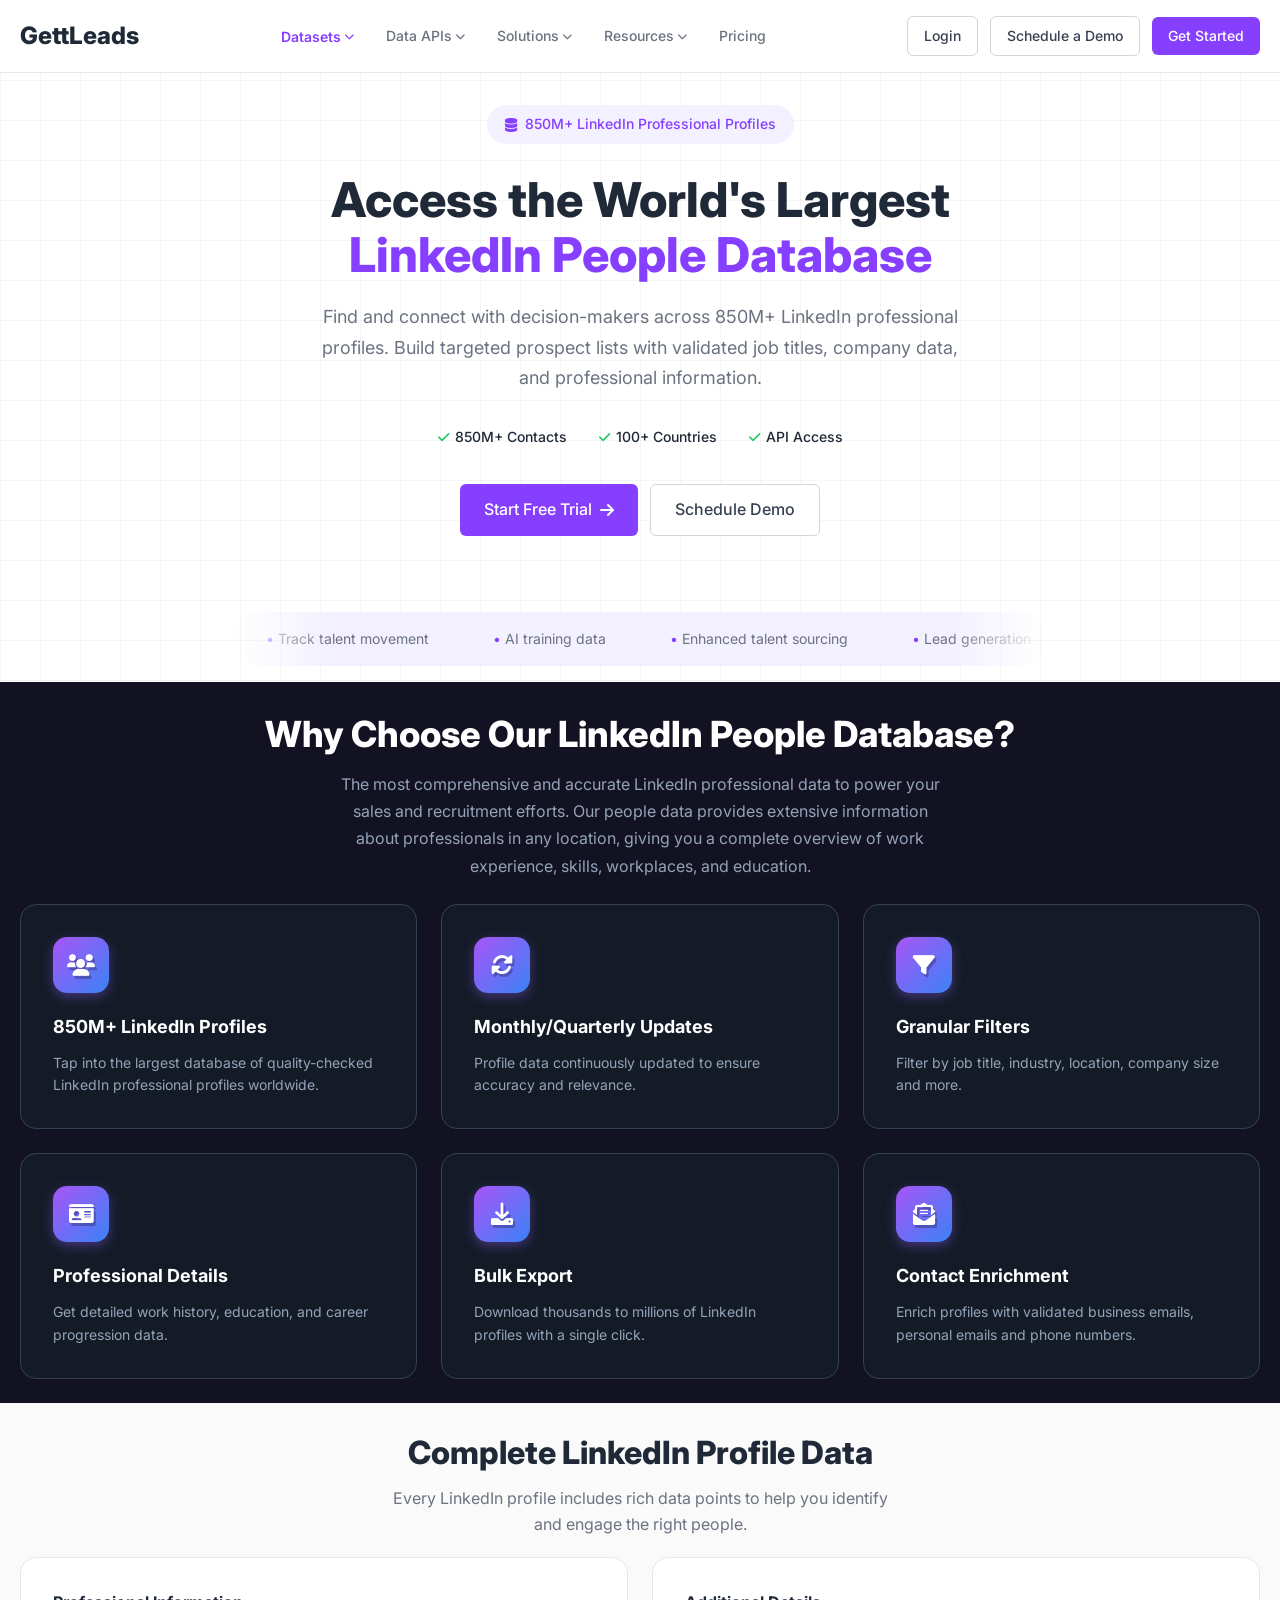
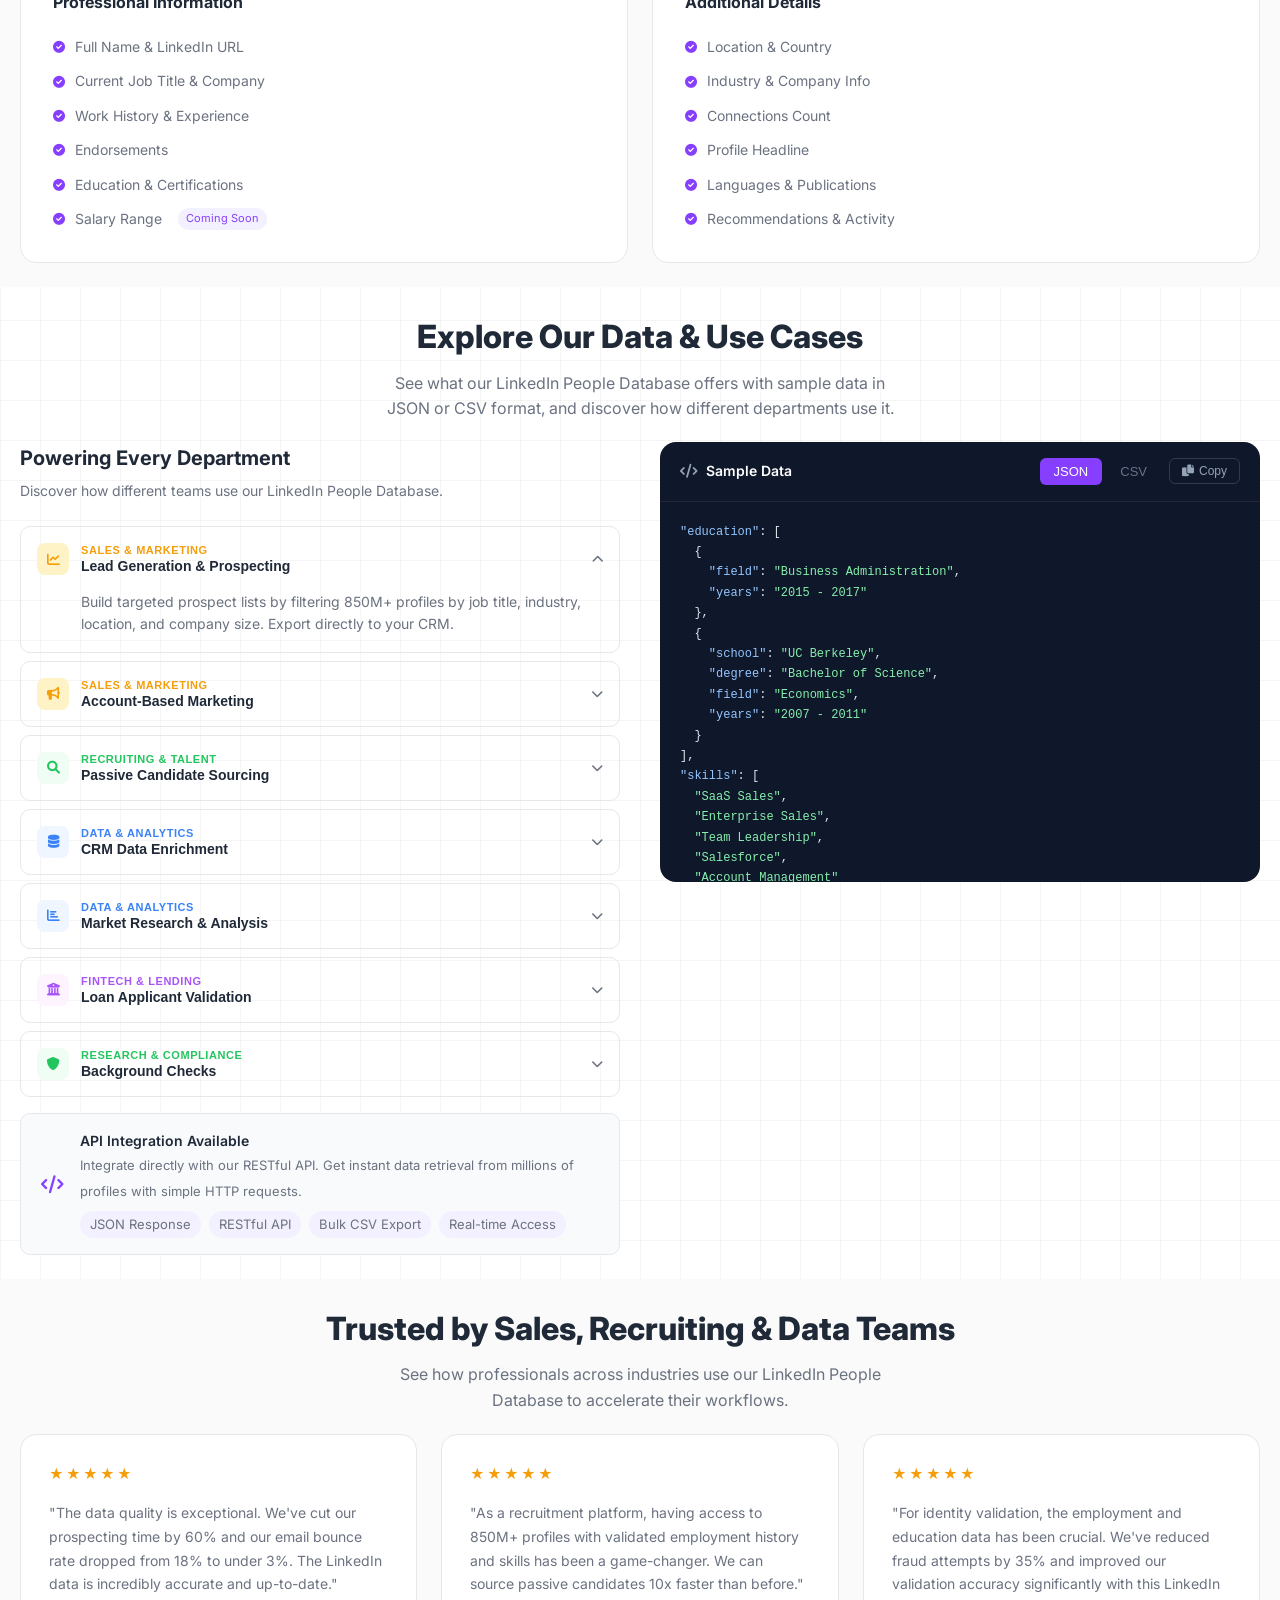
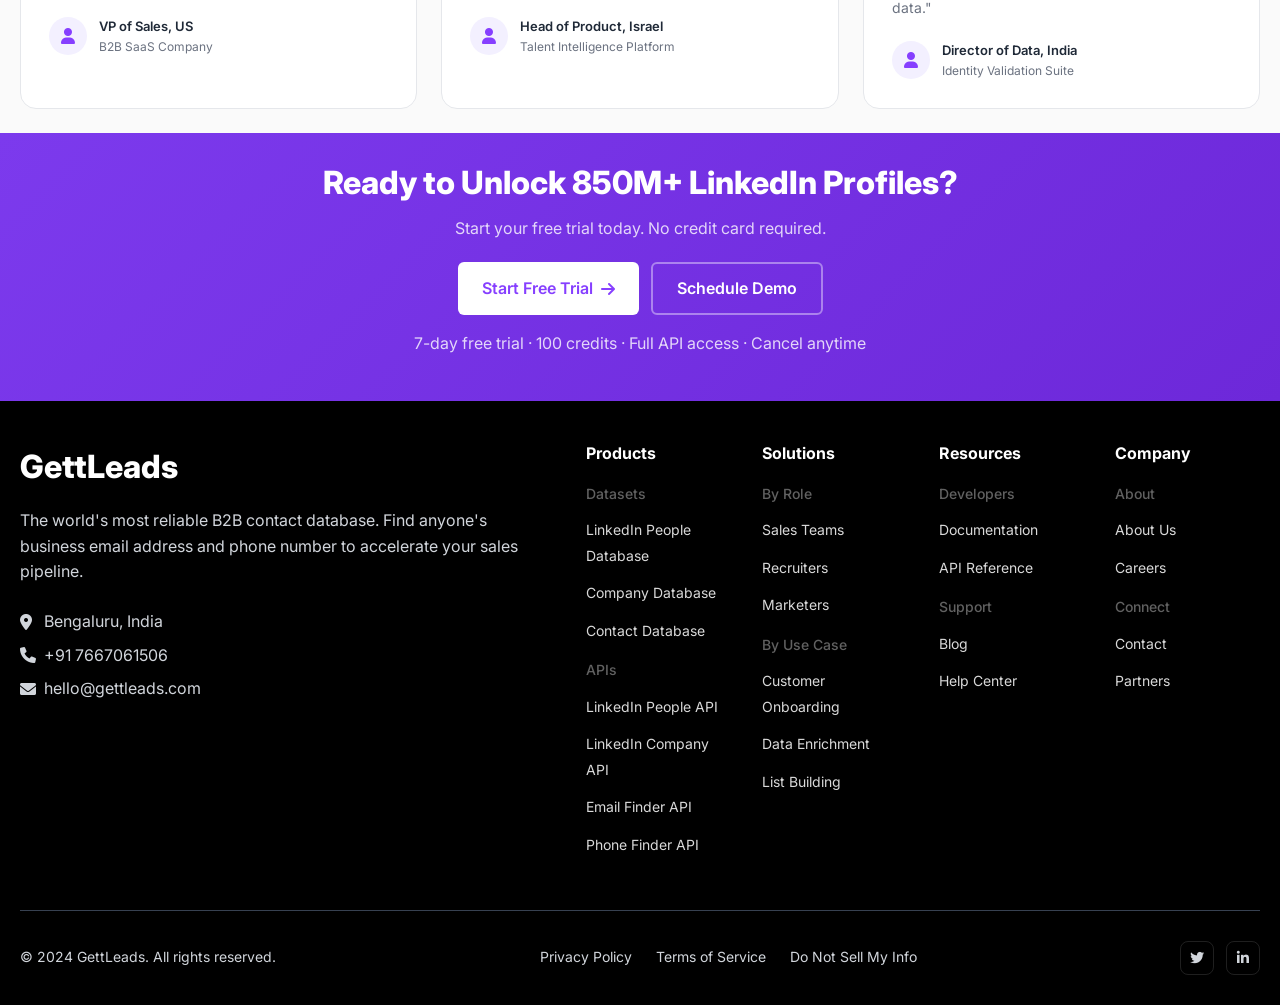
<file: FE Project/linkedin-people-database.html>
<!DOCTYPE html>
<html lang="en">

<head>
    <meta charset="UTF-8">
    <meta name="viewport" content="width=device-width, initial-scale=1.0">
    <title>LinkedIn People Database - GettLeads</title>
    <meta name="description" content="Access the world's largest LinkedIn People Database with 850M+ professional profiles.">
    <meta name="theme-color" content="#8b5cf6">
    <link rel="stylesheet" href="style.css">
    <link href="https://fonts.googleapis.com/css2?family=Inter:wght@300;400;500;600;700;800&display=swap" rel="stylesheet">
    <link rel="stylesheet" href="https://cdnjs.cloudflare.com/ajax/libs/font-awesome/6.0.0/css/all.min.css">

</head>

<body>
    <!-- Header -->
    <header class="header">
        <div class="container">
            <div class="nav-brand">
                <a href="home.html" style="text-decoration:none"><h1 class="logo">GettLeads</h1></a>
            </div>
            <nav class="nav-menu">
                <div class="nav-item nav-item-dropdown">
                    <button class="nav-link nav-dropdown-toggle nav-link-active" aria-haspopup="true" aria-expanded="false">
                        Datasets <i class="fas fa-chevron-down nav-chevron" aria-hidden="true"></i>
                    </button>
                    <div class="nav-dropdown">
                        <a href="linkedin-people-database.html" class="nav-dropdown-item">
                            <span class="nav-dropdown-title">LinkedIn People Database</span>
                            <span class="nav-dropdown-desc">850M+ professional profiles</span>
                        </a>
                        <a href="#" class="nav-dropdown-item">
                            <span class="nav-dropdown-title">Company Database</span>
                            <span class="nav-dropdown-desc">50M+ company profiles</span>
                        </a>
                        <a href="#" class="nav-dropdown-item">
                            <span class="nav-dropdown-title">Contact Database</span>
                            <span class="nav-dropdown-desc">Validated emails &amp; phone numbers</span>
                        </a>
                    </div>
                </div>
                <a href="#" class="nav-link">Data APIs <i class="fas fa-chevron-down"></i></a>
                <a href="#" class="nav-link">Solutions <i class="fas fa-chevron-down"></i></a>
                <a href="#" class="nav-link">Resources <i class="fas fa-chevron-down"></i></a>
                <a href="pricing.html" class="nav-link">Pricing</a>
            </nav>
            <div class="header-actions">
                <a href="login.html" class="btn btn-outline">Login</a>
                <a href="login.html?tab=demo" class="btn btn-outline">Schedule a Demo</a>
                <a href="login.html?tab=signup" class="btn btn-primary">Get Started</a>
            </div>
        </div>
    </header>

    <!-- Hero -->
    <section class="lpdb-hero">
        <div class="container">
            <div class="lpdb-badge"><i class="fas fa-database"></i> 850M+ LinkedIn Professional Profiles</div>
            <h1 class="lpdb-headline">Access the World's Largest<br><span class="highlight">LinkedIn People Database</span></h1>
            <p class="lpdb-description">Find and connect with decision-makers across 850M+ LinkedIn professional profiles. Build targeted prospect lists with validated job titles, company data, and professional information.</p>
            <div class="lpdb-stats">
                <div class="lpdb-stat"><i class="fas fa-check"></i> 850M+ Contacts</div>
                <div class="lpdb-stat"><i class="fas fa-check"></i> 100+ Countries</div>
                <div class="lpdb-stat"><i class="fas fa-check"></i> API Access</div>
            </div>
            <div class="lpdb-cta">
                <a href="login.html?tab=signup" class="btn btn-primary btn-large">Start Free Trial <i class="fas fa-arrow-right"></i></a>
                <a href="login.html?tab=demo" class="btn btn-outline btn-large">Schedule Demo</a>
            </div>
        </div>
    </section>

    <!-- Ticker -->
    <div class="lpdb-ticker-wrapper">
        <div class="lpdb-ticker">
            <div class="lpdb-ticker-track">
                <span>Track talent movement</span><span>AI training data</span><span>Enhanced talent sourcing</span><span>Lead generation</span><span>Sales prospecting</span><span>Recruitment pipeline</span><span>Market research</span><span>Competitor analysis</span>
                <span>Track talent movement</span><span>AI training data</span><span>Enhanced talent sourcing</span><span>Lead generation</span><span>Sales prospecting</span><span>Recruitment pipeline</span><span>Market research</span><span>Competitor analysis</span>
            </div>
        </div>
    </div>

    <!-- Why section -->
    <section class="lpdb-why">
        <div class="container">
            <h2>Why Choose Our LinkedIn People Database?</h2>
            <p>The most comprehensive and accurate LinkedIn professional data to power your sales and recruitment efforts. Our people data provides extensive information about professionals in any location, giving you a complete overview of work experience, skills, workplaces, and education.</p>
            <div class="lpdb-why-grid">
                <div class="lpdb-why-card">
                    <div class="lpdb-why-card-icon"><i class="fas fa-users"></i></div>
                    <h3>850M+ LinkedIn Profiles</h3>
                    <p>Tap into the largest database of quality-checked LinkedIn professional profiles worldwide.</p>
                </div>
                <div class="lpdb-why-card">
                    <div class="lpdb-why-card-icon"><i class="fas fa-sync-alt"></i></div>
                    <h3>Monthly/Quarterly Updates</h3>
                    <p>Profile data continuously updated to ensure accuracy and relevance.</p>
                </div>
                <div class="lpdb-why-card">
                    <div class="lpdb-why-card-icon"><i class="fas fa-filter"></i></div>
                    <h3>Granular Filters</h3>
                    <p>Filter by job title, industry, location, company size and more.</p>
                </div>
                <div class="lpdb-why-card">
                    <div class="lpdb-why-card-icon"><i class="fas fa-id-card"></i></div>
                    <h3>Professional Details</h3>
                    <p>Get detailed work history, education, and career progression data.</p>
                </div>
                <div class="lpdb-why-card">
                    <div class="lpdb-why-card-icon"><i class="fas fa-download"></i></div>
                    <h3>Bulk Export</h3>
                    <p>Download thousands to millions of LinkedIn profiles with a single click.</p>
                </div>
                <div class="lpdb-why-card">
                    <div class="lpdb-why-card-icon"><i class="fas fa-envelope-open-text"></i></div>
                    <h3>Contact Enrichment</h3>
                    <p>Enrich profiles with validated business emails, personal emails and phone numbers.</p>
                </div>
            </div>
        </div>
    </section>

    <!-- Complete Profile Data -->
    <section class="lpdb-profile">
        <div class="container">
            <h2 class="lpdb-section-title">Complete LinkedIn Profile Data</h2>
            <p class="lpdb-section-sub">Every LinkedIn profile includes rich data points to help you identify and engage the right people.</p>
            <div class="lpdb-profile-grid">
                <div class="lpdb-profile-card">
                    <h3>Professional Information</h3>
                    <ul class="lpdb-profile-list">
                        <li><i class="fas fa-check-circle"></i> Full Name &amp; LinkedIn URL</li>
                        <li><i class="fas fa-check-circle"></i> Current Job Title &amp; Company</li>
                        <li><i class="fas fa-check-circle"></i> Work History &amp; Experience</li>
                        <li><i class="fas fa-check-circle"></i> Endorsements</li>
                        <li><i class="fas fa-check-circle"></i> Education &amp; Certifications</li>
                        <li><i class="fas fa-check-circle"></i> Salary Range <span class="lpdb-coming-tag">Coming Soon</span></li>
                    </ul>
                </div>
                <div class="lpdb-profile-card">
                    <h3>Additional Details</h3>
                    <ul class="lpdb-profile-list">
                        <li><i class="fas fa-check-circle"></i> Location &amp; Country</li>
                        <li><i class="fas fa-check-circle"></i> Industry &amp; Company Info</li>
                        <li><i class="fas fa-check-circle"></i> Connections Count</li>
                        <li><i class="fas fa-check-circle"></i> Profile Headline</li>
                        <li><i class="fas fa-check-circle"></i> Languages &amp; Publications</li>
                        <li><i class="fas fa-check-circle"></i> Recommendations &amp; Activity</li>
                    </ul>
                </div>
            </div>
        </div>
    </section>

    <!-- Use Cases & Sample Data -->
    <section class="lpdb-usecases">
        <div class="container">
            <div class="lpdb-usecases-header">
                <h2 class="lpdb-section-title">Explore Our Data &amp; Use Cases</h2>
                <p class="lpdb-section-sub" style="margin-bottom:0">See what our LinkedIn People Database offers with sample data in JSON or CSV format, and discover how different departments use it.</p>
            </div>
            <div class="lpdb-usecases-grid">
                <!-- Left: Accordion -->
                <div>
                    <p class="lpdb-accordion-title">Powering Every Department</p>
                    <p class="lpdb-accordion-sub">Discover how different teams use our LinkedIn People Database.</p>

                    <div class="lpdb-accordion-item open" data-accordion>
                        <button class="lpdb-accordion-btn">
                            <div class="lpdb-accordion-btn-icon" style="background:#fef3c7"><i class="fas fa-chart-line" style="color:#f59e0b"></i></div>
                            <div class="lpdb-accordion-btn-text">
                                <div class="lpdb-accordion-btn-label" style="color:#f59e0b">SALES &amp; MARKETING</div>
                                <div class="lpdb-accordion-btn-name">Lead Generation &amp; Prospecting</div>
                            </div>
                            <i class="fas fa-chevron-down lpdb-accordion-btn-chevron"></i>
                        </button>
                        <div class="lpdb-accordion-body">Build targeted prospect lists by filtering 850M+ profiles by job title, industry, location, and company size. Export directly to your CRM.</div>
                    </div>

                    <div class="lpdb-accordion-item" data-accordion>
                        <button class="lpdb-accordion-btn">
                            <div class="lpdb-accordion-btn-icon" style="background:#fef3c7"><i class="fas fa-bullhorn" style="color:#f59e0b"></i></div>
                            <div class="lpdb-accordion-btn-text">
                                <div class="lpdb-accordion-btn-label" style="color:#f59e0b">SALES &amp; MARKETING</div>
                                <div class="lpdb-accordion-btn-name">Account-Based Marketing</div>
                            </div>
                            <i class="fas fa-chevron-down lpdb-accordion-btn-chevron"></i>
                        </button>
                        <div class="lpdb-accordion-body">Identify all decision-makers at target accounts and build complete buying committees for your ABM campaigns.</div>
                    </div>

                    <div class="lpdb-accordion-item" data-accordion>
                        <button class="lpdb-accordion-btn">
                            <div class="lpdb-accordion-btn-icon" style="background:#f0fdf4"><i class="fas fa-search" style="color:#22c55e"></i></div>
                            <div class="lpdb-accordion-btn-text">
                                <div class="lpdb-accordion-btn-label" style="color:#22c55e">RECRUITING &amp; TALENT</div>
                                <div class="lpdb-accordion-btn-name">Passive Candidate Sourcing</div>
                            </div>
                            <i class="fas fa-chevron-down lpdb-accordion-btn-chevron"></i>
                        </button>
                        <div class="lpdb-accordion-body">Find passive candidates by skills, education, and experience. Access validated contact info to reach out directly.</div>
                    </div>

                    <div class="lpdb-accordion-item" data-accordion>
                        <button class="lpdb-accordion-btn">
                            <div class="lpdb-accordion-btn-icon" style="background:#eff6ff"><i class="fas fa-database" style="color:#3b82f6"></i></div>
                            <div class="lpdb-accordion-btn-text">
                                <div class="lpdb-accordion-btn-label" style="color:#3b82f6">DATA &amp; ANALYTICS</div>
                                <div class="lpdb-accordion-btn-name">CRM Data Enrichment</div>
                            </div>
                            <i class="fas fa-chevron-down lpdb-accordion-btn-chevron"></i>
                        </button>
                        <div class="lpdb-accordion-body">Enrich your existing CRM contacts with up-to-date job titles, company data, and validated emails automatically.</div>
                    </div>

                    <div class="lpdb-accordion-item" data-accordion>
                        <button class="lpdb-accordion-btn">
                            <div class="lpdb-accordion-btn-icon" style="background:#eff6ff"><i class="fas fa-chart-bar" style="color:#3b82f6"></i></div>
                            <div class="lpdb-accordion-btn-text">
                                <div class="lpdb-accordion-btn-label" style="color:#3b82f6">DATA &amp; ANALYTICS</div>
                                <div class="lpdb-accordion-btn-name">Market Research &amp; Analysis</div>
                            </div>
                            <i class="fas fa-chevron-down lpdb-accordion-btn-chevron"></i>
                        </button>
                        <div class="lpdb-accordion-body">Analyse talent distribution, hiring trends, and skill gaps across industries and geographies.</div>
                    </div>

                    <div class="lpdb-accordion-item" data-accordion>
                        <button class="lpdb-accordion-btn">
                            <div class="lpdb-accordion-btn-icon" style="background:#fdf4ff"><i class="fas fa-university" style="color:#a855f7"></i></div>
                            <div class="lpdb-accordion-btn-text">
                                <div class="lpdb-accordion-btn-label" style="color:#a855f7">FINTECH &amp; LENDING</div>
                                <div class="lpdb-accordion-btn-name">Loan Applicant Validation</div>
                            </div>
                            <i class="fas fa-chevron-down lpdb-accordion-btn-chevron"></i>
                        </button>
                        <div class="lpdb-accordion-body">Verify employment history and professional credentials of loan applicants in real-time.</div>
                    </div>

                    <div class="lpdb-accordion-item" data-accordion>
                        <button class="lpdb-accordion-btn">
                            <div class="lpdb-accordion-btn-icon" style="background:#f0fdf4"><i class="fas fa-shield-alt" style="color:#22c55e"></i></div>
                            <div class="lpdb-accordion-btn-text">
                                <div class="lpdb-accordion-btn-label" style="color:#22c55e">RESEARCH &amp; COMPLIANCE</div>
                                <div class="lpdb-accordion-btn-name">Background Checks</div>
                            </div>
                            <i class="fas fa-chevron-down lpdb-accordion-btn-chevron"></i>
                        </button>
                        <div class="lpdb-accordion-body">Validate professional backgrounds, work history, and credentials for compliance and due-diligence workflows.</div>
                    </div>

                    <!-- API bar -->
                    <div class="lpdb-api-bar">
                        <i class="fas fa-code"></i>
                        <div class="lpdb-api-bar-text">
                            <strong>API Integration Available</strong>
                            <span>Integrate directly with our RESTful API. Get instant data retrieval from millions of profiles with simple HTTP requests.</span>
                            <div class="lpdb-api-tags">
                                <span class="lpdb-api-tag">JSON Response</span>
                                <span class="lpdb-api-tag">RESTful API</span>
                                <span class="lpdb-api-tag">Bulk CSV Export</span>
                                <span class="lpdb-api-tag">Real-time Access</span>
                            </div>
                        </div>
                    </div>
                </div>

                <!-- Right: Sample Data -->
                <div class="lpdb-sample-panel">
                    <div class="lpdb-sample-header">
                        <span class="lpdb-sample-header-left"><i class="fas fa-code"></i> Sample Data</span>
                        <div style="display:flex;gap:8px;align-items:center">
                            <div class="lpdb-sample-tabs">
                                <button class="lpdb-sample-tab active" onclick="switchTab(this,'json')">JSON</button>
                                <button class="lpdb-sample-tab" onclick="switchTab(this,'csv')">CSV</button>
                            </div>
                            <button class="lpdb-copy-btn" onclick="copyCode()"><i class="fas fa-copy"></i> Copy</button>
                        </div>
                    </div>
                    <div class="lpdb-code" id="sample-code">
<span class="key">"education"</span>: [<br>
&nbsp;&nbsp;{<br>
&nbsp;&nbsp;&nbsp;&nbsp;<span class="key">"field"</span>: <span class="str">"Business Administration"</span>,<br>
&nbsp;&nbsp;&nbsp;&nbsp;<span class="key">"years"</span>: <span class="str">"2015 - 2017"</span><br>
&nbsp;&nbsp;},<br>
&nbsp;&nbsp;{<br>
&nbsp;&nbsp;&nbsp;&nbsp;<span class="key">"school"</span>: <span class="str">"UC Berkeley"</span>,<br>
&nbsp;&nbsp;&nbsp;&nbsp;<span class="key">"degree"</span>: <span class="str">"Bachelor of Science"</span>,<br>
&nbsp;&nbsp;&nbsp;&nbsp;<span class="key">"field"</span>: <span class="str">"Economics"</span>,<br>
&nbsp;&nbsp;&nbsp;&nbsp;<span class="key">"years"</span>: <span class="str">"2007 - 2011"</span><br>
&nbsp;&nbsp;}<br>
],<br>
<span class="key">"skills"</span>: [<br>
&nbsp;&nbsp;<span class="str">"SaaS Sales"</span>,<br>
&nbsp;&nbsp;<span class="str">"Enterprise Sales"</span>,<br>
&nbsp;&nbsp;<span class="str">"Team Leadership"</span>,<br>
&nbsp;&nbsp;<span class="str">"Salesforce"</span>,<br>
&nbsp;&nbsp;<span class="str">"Account Management"</span><br>
],<br>
<span class="key">"languages"</span>: [<span class="str">"English"</span>, <span class="str">"Spanish"</span>],<br>
<span class="key">"certifications"</span>: [<br>
&nbsp;&nbsp;<span class="str">"Salesforce Certified Administrator"</span>,<br>
&nbsp;&nbsp;<span class="str">"AWS Cloud Practitioner"</span><br>
],<br>
<span class="key">"endorsements_count"</span>: <span class="num">247</span>,<br>
<span class="key">"recommendations_count"</span>: <span class="num">12</span>
                    </div>
                </div>
            </div>
        </div>
    </section>

    <!-- Testimonials -->
    <section class="lpdb-testimonials">
        <div class="container">
            <h2 class="lpdb-section-title">Trusted by Sales, Recruiting &amp; Data Teams</h2>
            <p class="lpdb-section-sub">See how professionals across industries use our LinkedIn People Database to accelerate their workflows.</p>
            <div class="lpdb-testi-grid">
                <div class="lpdb-testi-card">
                    <div class="lpdb-testi-stars">★★★★★</div>
                    <p class="lpdb-testi-quote">"The data quality is exceptional. We've cut our prospecting time by 60% and our email bounce rate dropped from 18% to under 3%. The LinkedIn data is incredibly accurate and up-to-date."</p>
                    <div class="lpdb-testi-author">
                        <div class="lpdb-testi-avatar"><i class="fas fa-user"></i></div>
                        <div>
                            <div class="lpdb-testi-name">VP of Sales, US</div>
                            <div class="lpdb-testi-role">B2B SaaS Company</div>
                        </div>
                    </div>
                </div>
                <div class="lpdb-testi-card">
                    <div class="lpdb-testi-stars">★★★★★</div>
                    <p class="lpdb-testi-quote">"As a recruitment platform, having access to 850M+ profiles with validated employment history and skills has been a game-changer. We can source passive candidates 10x faster than before."</p>
                    <div class="lpdb-testi-author">
                        <div class="lpdb-testi-avatar"><i class="fas fa-user"></i></div>
                        <div>
                            <div class="lpdb-testi-name">Head of Product, Israel</div>
                            <div class="lpdb-testi-role">Talent Intelligence Platform</div>
                        </div>
                    </div>
                </div>
                <div class="lpdb-testi-card">
                    <div class="lpdb-testi-stars">★★★★★</div>
                    <p class="lpdb-testi-quote">"For identity validation, the employment and education data has been crucial. We've reduced fraud attempts by 35% and improved our validation accuracy significantly with this LinkedIn data."</p>
                    <div class="lpdb-testi-author">
                        <div class="lpdb-testi-avatar"><i class="fas fa-user"></i></div>
                        <div>
                            <div class="lpdb-testi-name">Director of Data, India</div>
                            <div class="lpdb-testi-role">Identity Validation Suite</div>
                        </div>
                    </div>
                </div>
            </div>
        </div>
    </section>

    <!-- CTA Banner -->
    <section class="lpdb-cta-banner">
        <div class="container">
            <h2>Ready to Unlock 850M+ LinkedIn Profiles?</h2>
            <p>Start your free trial today. No credit card required.</p>
            <div class="lpdb-cta">
                <a href="login.html?tab=signup" class="btn btn-white btn-large">Start Free Trial <i class="fas fa-arrow-right"></i></a>
                <a href="login.html?tab=demo" class="btn btn-ghost btn-large">Schedule Demo</a>
            </div>
            <p class="lpdb-cta-trial-note">7-day free trial · 100 credits · Full API access · Cancel anytime</p>
        </div>
    </section>

    <!-- Footer -->
    <footer class="footer">
        <div class="container">
            <div class="footer-content">
                <div class="footer-brand">
                    <h2 class="footer-logo">GettLeads</h2>
                    <p class="footer-description">The world's most reliable B2B contact database. Find anyone's business email address and phone number to accelerate your sales pipeline.</p>
                    <div class="footer-contact">
                        <p><i class="fas fa-map-marker-alt"></i> Bengaluru, India</p>
                        <p><i class="fas fa-phone"></i> +91 7667061506</p>
                        <p><i class="fas fa-envelope"></i> hello@gettleads.com</p>
                    </div>
                </div>
                <div class="footer-links">
                    <div class="footer-column">
                        <h4 class="footer-heading">Products</h4>
                        <ul class="footer-list">
                            <li class="footer-subheading">Datasets</li>
                            <li class="footer-child"><a href="linkedin-people-database.html">LinkedIn People Database</a></li>
                            <li class="footer-child"><a href="#">Company Database</a></li>
                            <li class="footer-child"><a href="#">Contact Database</a></li>
                            <li class="footer-subheading footer-subheading-gap">APIs</li>
                            <li class="footer-child"><a href="#">LinkedIn People API</a></li>
                            <li class="footer-child"><a href="#">LinkedIn Company API</a></li>
                            <li class="footer-child"><a href="#">Email Finder API</a></li>
                            <li class="footer-child"><a href="#">Phone Finder API</a></li>
                        </ul>
                    </div>
                    <div class="footer-column">
                        <h4 class="footer-heading">Solutions</h4>
                        <ul class="footer-list">
                            <li class="footer-subheading">By Role</li>
                            <li class="footer-child"><a href="#">Sales Teams</a></li>
                            <li class="footer-child"><a href="#">Recruiters</a></li>
                            <li class="footer-child"><a href="#">Marketers</a></li>
                            <li class="footer-subheading footer-subheading-gap">By Use Case</li>
                            <li class="footer-child"><a href="#">Customer Onboarding</a></li>
                            <li class="footer-child"><a href="#">Data Enrichment</a></li>
                            <li class="footer-child"><a href="#">List Building</a></li>
                        </ul>
                    </div>
                    <div class="footer-column">
                        <h4 class="footer-heading">Resources</h4>
                        <ul class="footer-list">
                            <li class="footer-subheading">Developers</li>
                            <li class="footer-child"><a href="#">Documentation</a></li>
                            <li class="footer-child"><a href="#">API Reference</a></li>
                            <li class="footer-subheading footer-subheading-gap">Support</li>
                            <li class="footer-child"><a href="#">Blog</a></li>
                            <li class="footer-child"><a href="#">Help Center</a></li>
                        </ul>
                    </div>
                    <div class="footer-column">
                        <h4 class="footer-heading">Company</h4>
                        <ul class="footer-list">
                            <li class="footer-subheading">About</li>
                            <li class="footer-child"><a href="#">About Us</a></li>
                            <li class="footer-child"><a href="#">Careers</a></li>
                            <li class="footer-subheading footer-subheading-gap">Connect</li>
                            <li class="footer-child"><a href="#">Contact</a></li>
                            <li class="footer-child"><a href="#">Partners</a></li>
                        </ul>
                    </div>
                </div>
            </div>
            <div class="footer-bottom">
                <p class="footer-copyright">© 2024 GettLeads. All rights reserved.</p>
                <div class="footer-legal">
                    <a href="#">Privacy Policy</a>
                    <a href="#">Terms of Service</a>
                    <a href="#">Do Not Sell My Info</a>
                </div>
                <div class="footer-social">
                    <a href="#" class="footer-social-link" aria-label="Twitter"><i class="fab fa-twitter"></i></a>
                    <a href="#" class="footer-social-link" aria-label="LinkedIn"><i class="fab fa-linkedin-in"></i></a>
                </div>
            </div>
        </div>
    </footer>

    <script src="js/main.js"></script>
    <script>
        // Accordion
        document.querySelectorAll('[data-accordion]').forEach(function(item) {
            item.querySelector('.lpdb-accordion-btn').addEventListener('click', function() {
                const isOpen = item.classList.contains('open');
                document.querySelectorAll('[data-accordion]').forEach(function(i) { i.classList.remove('open'); });
                if (!isOpen) item.classList.add('open');
            });
        });

        // Sample data tab switch
        const jsonSample = `<span class="key">"education"</span>: [<br>&nbsp;&nbsp;{<br>&nbsp;&nbsp;&nbsp;&nbsp;<span class="key">"field"</span>: <span class="str">"Business Administration"</span>,<br>&nbsp;&nbsp;&nbsp;&nbsp;<span class="key">"years"</span>: <span class="str">"2015 - 2017"</span><br>&nbsp;&nbsp;},<br>&nbsp;&nbsp;{<br>&nbsp;&nbsp;&nbsp;&nbsp;<span class="key">"school"</span>: <span class="str">"UC Berkeley"</span>,<br>&nbsp;&nbsp;&nbsp;&nbsp;<span class="key">"degree"</span>: <span class="str">"Bachelor of Science"</span>,<br>&nbsp;&nbsp;&nbsp;&nbsp;<span class="key">"field"</span>: <span class="str">"Economics"</span>,<br>&nbsp;&nbsp;&nbsp;&nbsp;<span class="key">"years"</span>: <span class="str">"2007 - 2011"</span><br>&nbsp;&nbsp;}<br>],<br><span class="key">"skills"</span>: [<br>&nbsp;&nbsp;<span class="str">"SaaS Sales"</span>,<br>&nbsp;&nbsp;<span class="str">"Enterprise Sales"</span>,<br>&nbsp;&nbsp;<span class="str">"Team Leadership"</span><br>],<br><span class="key">"endorsements_count"</span>: <span class="num">247</span>,<br><span class="key">"recommendations_count"</span>: <span class="num">12</span>`;
        const csvSample = `<span class="str">full_name,job_title,company,location,email,phone,connections</span><br><span class="str">Sarah Mitchell,VP of Engineering,Stripe,"San Francisco, CA",s.mitchell@stripe.com,+1-415-555-0182,847</span><br><span class="str">James Chen,Senior Software Engineer,Figma,"San Francisco, CA",j.chen@figma.com,+1-415-555-0247,523</span><br><span class="str">Emily Rodriguez,Chief Technology Officer,Notion,"San Francisco, CA",e.rodriguez@notion.so,+1-415-555-0391,1204</span>`;

        function switchTab(btn, type) {
            document.querySelectorAll('.lpdb-sample-tab').forEach(function(t) { t.classList.remove('active'); });
            btn.classList.add('active');
            document.getElementById('sample-code').innerHTML = type === 'json' ? jsonSample : csvSample;
        }

        function copyCode() {
            const text = document.getElementById('sample-code').innerText;
            navigator.clipboard.writeText(text).catch(function() {});
        }
    </script>
</body>

</html>
</file>
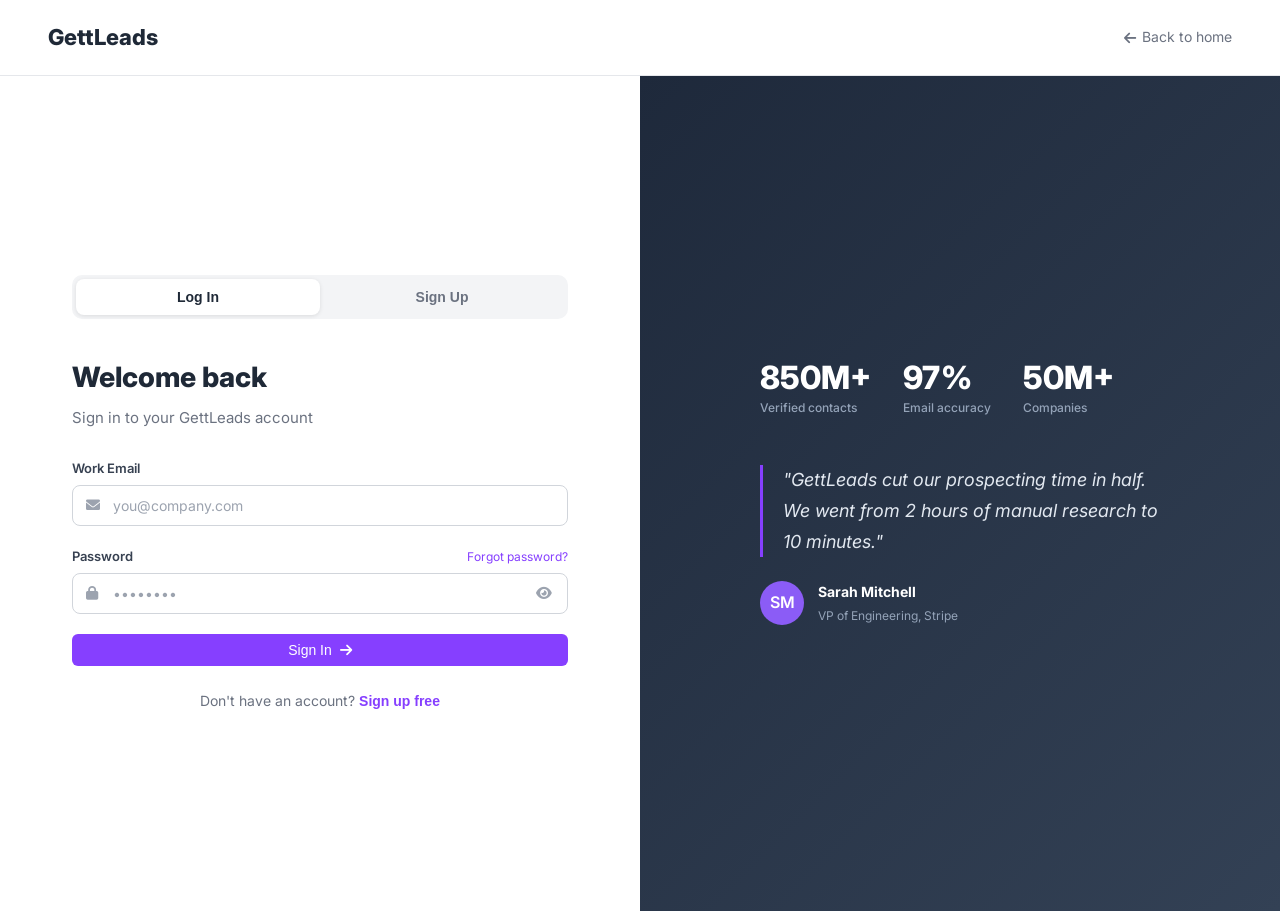
<file: FE Project/login.html>
<!DOCTYPE html>
<html lang="en">

<head>
    <meta charset="UTF-8">
    <meta name="viewport" content="width=device-width, initial-scale=1.0">
    <title>Login — GettLeads</title>
    <link rel="stylesheet" href="style.css">
    <link href="https://fonts.googleapis.com/css2?family=Inter:wght@300;400;500;600;700;800&display=swap" rel="stylesheet">
    <link rel="stylesheet" href="https://cdnjs.cloudflare.com/ajax/libs/font-awesome/6.0.0/css/all.min.css">
</head>

<body class="auth-page">

    <!-- Minimal header -->
    <header class="auth-header">
        <a href="home.html" class="auth-logo">GettLeads</a>
        <a href="home.html" class="auth-back">
            <i class="fas fa-arrow-left"></i> Back to home
        </a>
    </header>

    <main class="auth-main">
        <div class="auth-card">

            <!-- Tab switcher: Login / Sign Up -->
            <div class="auth-tabs">
                <button class="auth-tab auth-tab-active" data-tab="login">Log In</button>
                <button class="auth-tab" data-tab="signup">Sign Up</button>
            </div>

            <!-- ── LOGIN FORM ─────────────────────────────── -->
            <div class="auth-panel" id="panel-login">
                <div class="auth-greeting">
                    <h1 class="auth-title">Welcome back</h1>
                    <p class="auth-subtitle">Sign in to your GettLeads account</p>
                </div>

                <form id="login-form" class="auth-form" novalidate>
                    <div class="form-group">
                        <label class="form-label" for="login-email">Work Email</label>
                        <div class="input-wrap">
                            <i class="fas fa-envelope input-icon"></i>
                            <input
                                class="form-input"
                                type="email"
                                id="login-email"
                                placeholder="you@company.com"
                                autocomplete="email"
                            >
                        </div>
                    </div>
                    <div class="form-group">
                        <label class="form-label" for="login-password">
                            Password
                            <a href="#" class="forgot-link">Forgot password?</a>
                        </label>
                        <div class="input-wrap">
                            <i class="fas fa-lock input-icon"></i>
                            <input
                                class="form-input"
                                type="password"
                                id="login-password"
                                placeholder="••••••••"
                                autocomplete="current-password"
                            >
                            <button type="button" class="toggle-password" aria-label="Show password">
                                <i class="fas fa-eye"></i>
                            </button>
                        </div>
                    </div>
                    <button type="submit" class="btn btn-primary btn-full">
                        Sign In <i class="fas fa-arrow-right"></i>
                    </button>
                </form>

                <p class="auth-switch">
                    Don't have an account?
                    <button class="switch-tab-btn" data-tab="signup">Sign up free</button>
                </p>
            </div>

            <!-- ── SIGN UP FORM ───────────────────────────── -->
            <div class="auth-panel hidden" id="panel-signup">
                <div class="auth-greeting">
                    <h1 class="auth-title">Create your account</h1>
                    <p class="auth-subtitle">7-day free trial • No credit card required</p>
                </div>

                <form id="signup-form" class="auth-form" novalidate>
                    <div class="form-group">
                        <label class="form-label" for="signup-name">Full Name</label>
                        <div class="input-wrap">
                            <i class="fas fa-user input-icon"></i>
                            <input
                                class="form-input"
                                type="text"
                                id="signup-name"
                                placeholder="Sarah Mitchell"
                                autocomplete="name"
                            >
                        </div>
                    </div>
                    <div class="form-group">
                        <label class="form-label" for="signup-email">Work Email</label>
                        <div class="input-wrap">
                            <i class="fas fa-envelope input-icon"></i>
                            <input
                                class="form-input"
                                type="email"
                                id="signup-email"
                                placeholder="you@company.com"
                                autocomplete="email"
                            >
                        </div>
                    </div>
                    <div class="form-group">
                        <label class="form-label" for="signup-password">Password</label>
                        <div class="input-wrap">
                            <i class="fas fa-lock input-icon"></i>
                            <input
                                class="form-input"
                                type="password"
                                id="signup-password"
                                placeholder="Min. 8 characters"
                                autocomplete="new-password"
                            >
                            <button type="button" class="toggle-password" aria-label="Show password">
                                <i class="fas fa-eye"></i>
                            </button>
                        </div>
                    </div>
                    <button type="submit" class="btn btn-primary btn-full">
                        Create Account <i class="fas fa-arrow-right"></i>
                    </button>
                    <p class="terms-note">
                        By signing up you agree to our
                        <a href="#">Terms of Service</a> and <a href="#">Privacy Policy</a>.
                    </p>
                </form>

                <p class="auth-switch">
                    Already have an account?
                    <button class="switch-tab-btn" data-tab="login">Log in</button>
                </p>
            </div>

        </div>

        <!-- Side panel — social proof -->
        <div class="auth-side">
            <div class="auth-side-content">
                <div class="auth-stat-group">
                    <div class="auth-stat">
                        <span class="auth-stat-number">850M+</span>
                        <span class="auth-stat-label">Verified contacts</span>
                    </div>
                    <div class="auth-stat">
                        <span class="auth-stat-number">97%</span>
                        <span class="auth-stat-label">Email accuracy</span>
                    </div>
                    <div class="auth-stat">
                        <span class="auth-stat-number">50M+</span>
                        <span class="auth-stat-label">Companies</span>
                    </div>
                </div>
                <blockquote class="auth-quote">
                    "GettLeads cut our prospecting time in half. We went from 2 hours of manual research to 10 minutes."
                </blockquote>
                <div class="auth-quote-author">
                    <div class="contact-avatar" style="background:#8b5cf6;width:44px;height:44px;font-size:16px;">SM</div>
                    <div>
                        <p class="quote-name">Sarah Mitchell</p>
                        <p class="quote-title">VP of Engineering, Stripe</p>
                    </div>
                </div>
            </div>
        </div>
    </main>

    <script src="js/main.js"></script>
    <script>
        // ── Tab switching ─────────────────────────────────────────────────────
        const tabs = document.querySelectorAll('.auth-tab');
        const panels = { login: document.getElementById('panel-login'), signup: document.getElementById('panel-signup') };

        function activateTab(tabName) {
            tabs.forEach(function (t) { t.classList.toggle('auth-tab-active', t.dataset.tab === tabName); });
            Object.entries(panels).forEach(function ([name, panel]) {
                panel.classList.toggle('hidden', name !== tabName);
            });
        }

        tabs.forEach(function (tab) {
            tab.addEventListener('click', function () { activateTab(this.dataset.tab); });
        });

        // Switch links inside forms
        document.querySelectorAll('.switch-tab-btn').forEach(function (btn) {
            btn.addEventListener('click', function () { activateTab(this.dataset.tab); });
        });

        // ── Show/hide password toggle ─────────────────────────────────────────
        document.querySelectorAll('.toggle-password').forEach(function (btn) {
            btn.addEventListener('click', function () {
                const input = this.closest('.input-wrap').querySelector('input');
                const icon = this.querySelector('i');
                if (input.type === 'password') {
                    input.type = 'text';
                    icon.classList.replace('fa-eye', 'fa-eye-slash');
                } else {
                    input.type = 'password';
                    icon.classList.replace('fa-eye-slash', 'fa-eye');
                }
            });
        });
    </script>
</body>

</html>
</file>
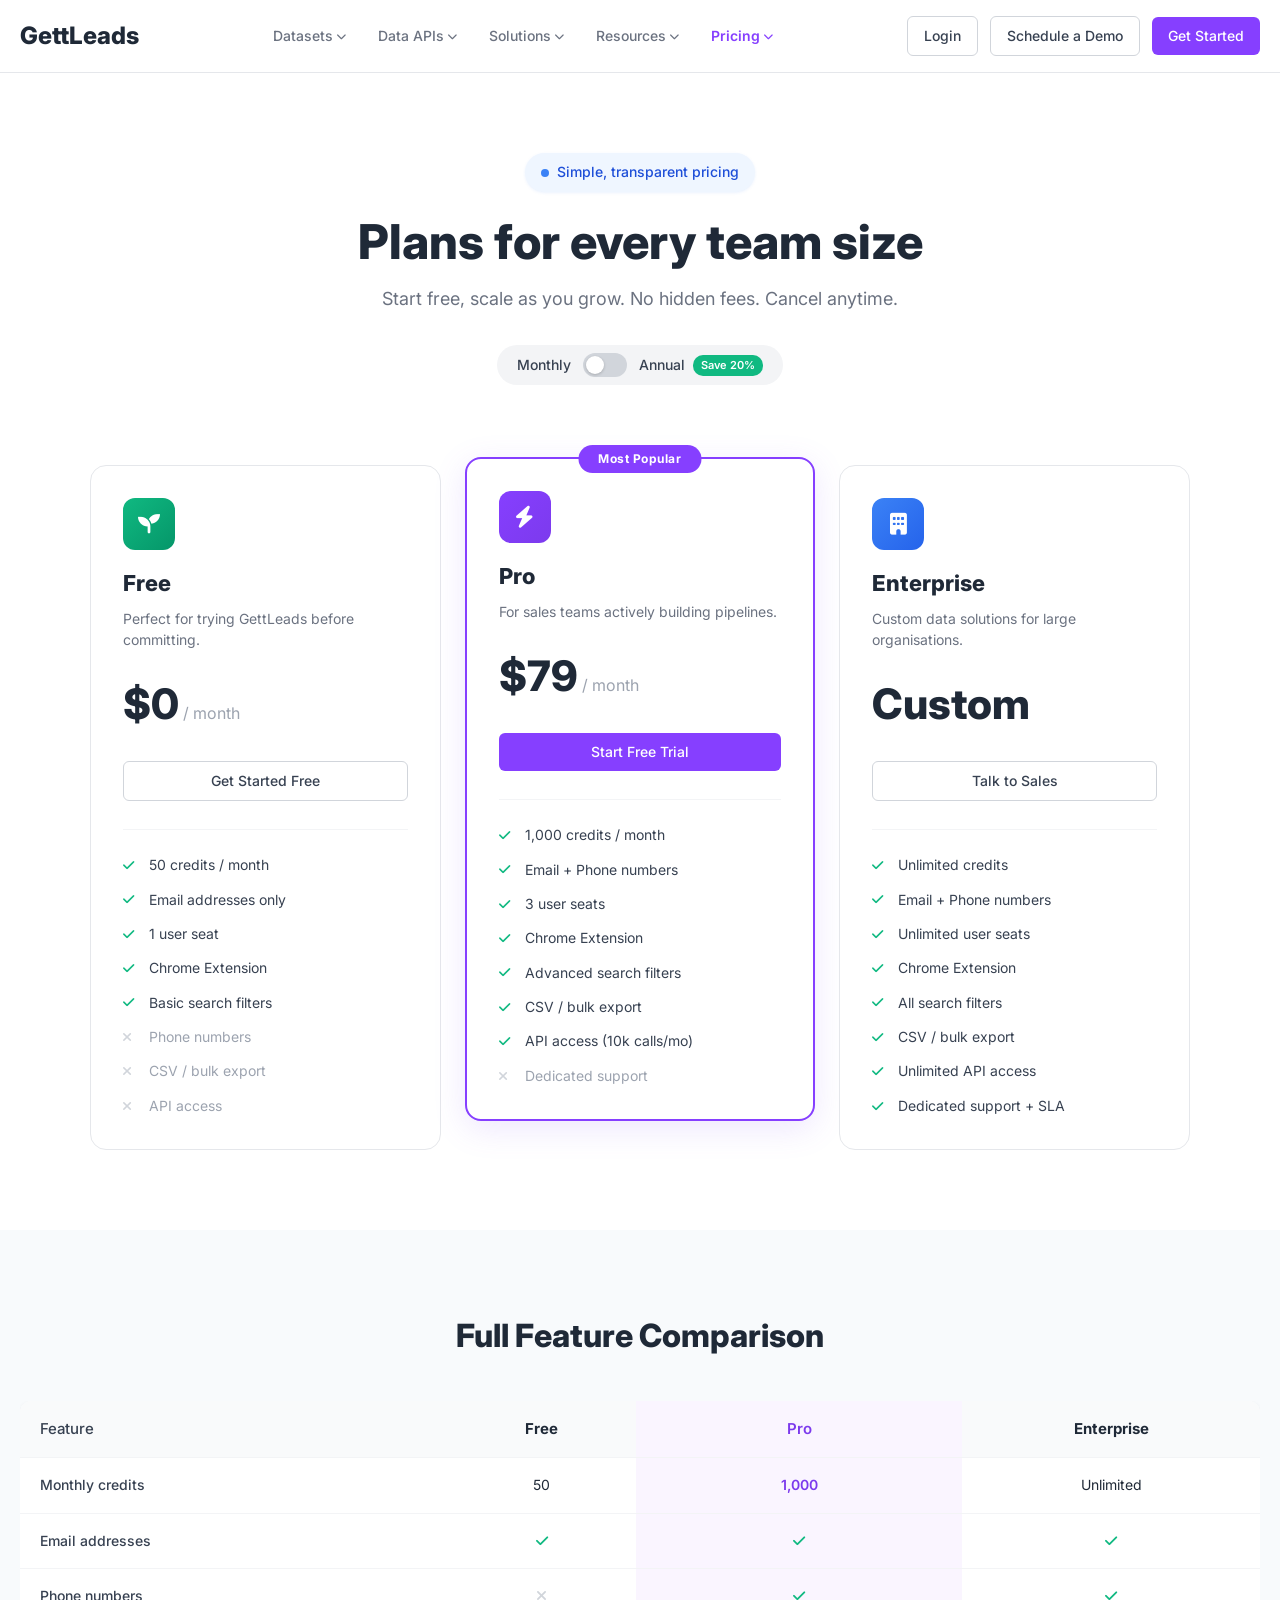
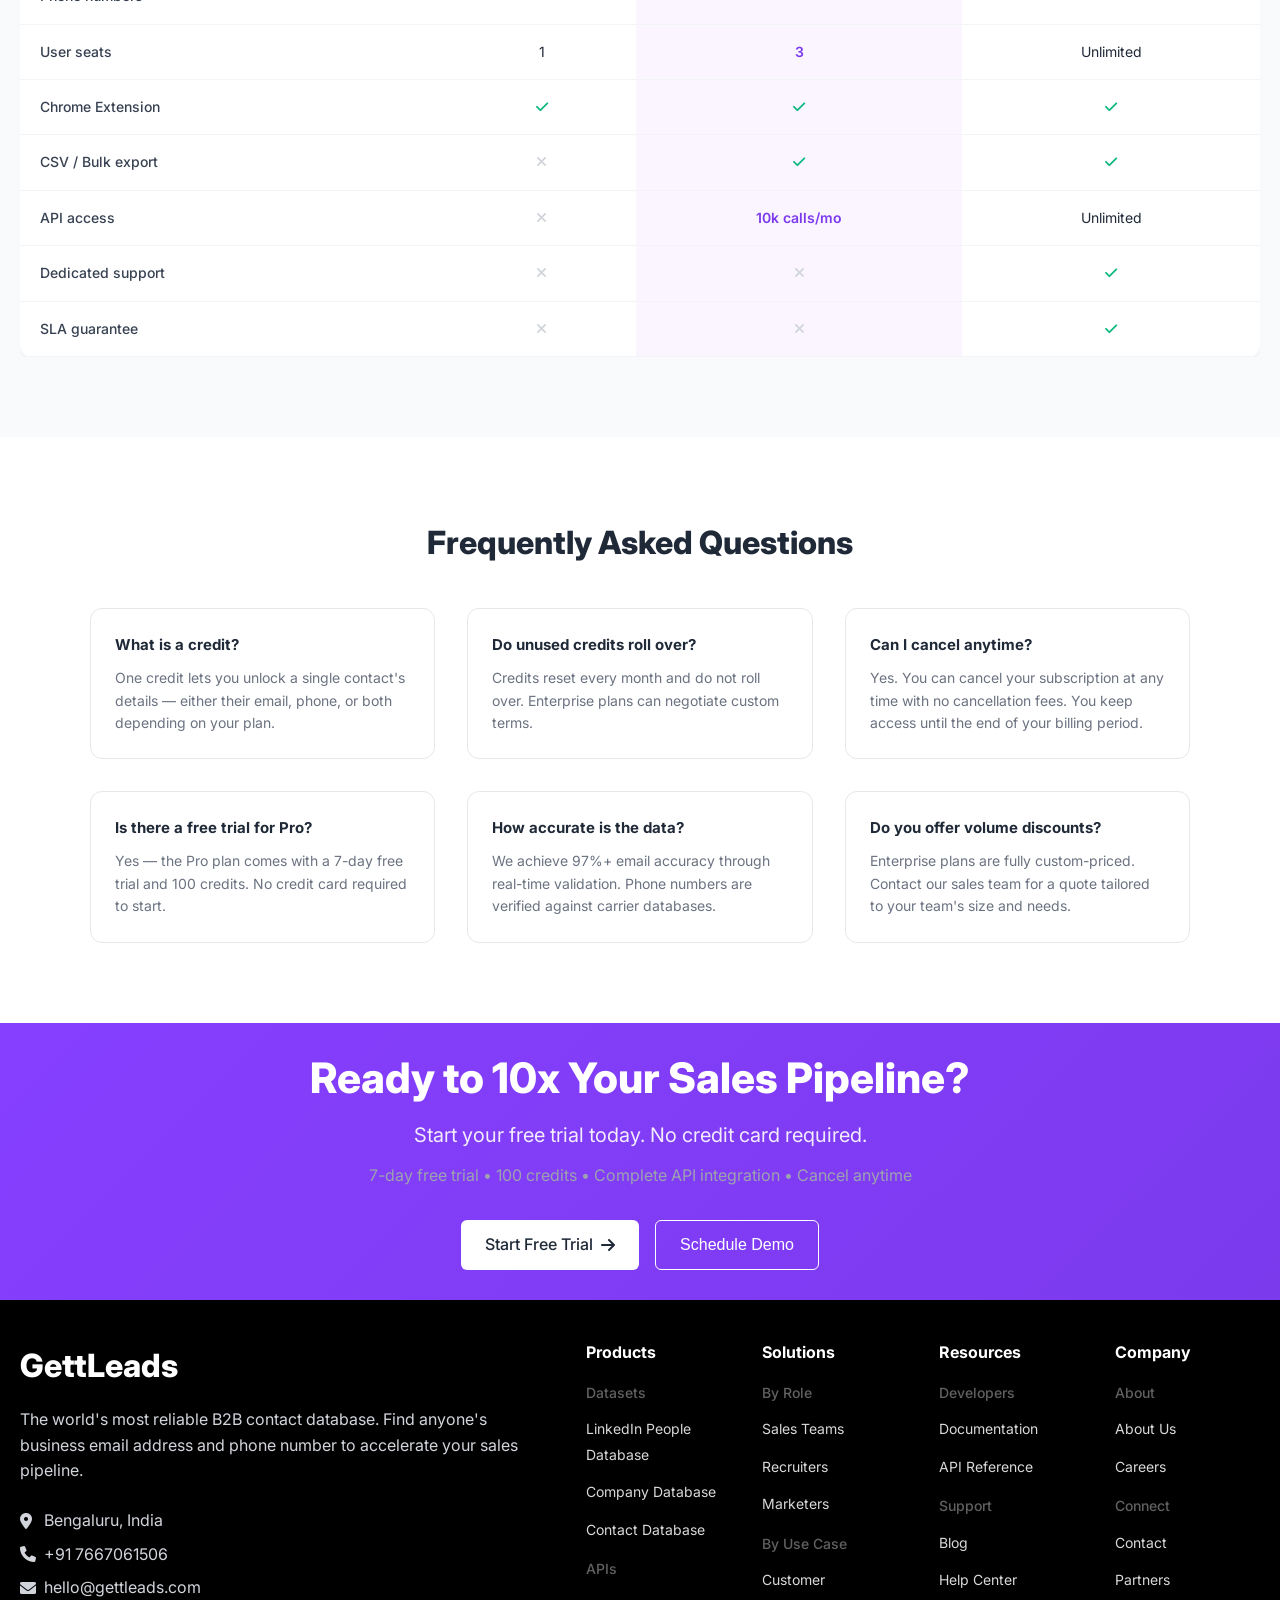
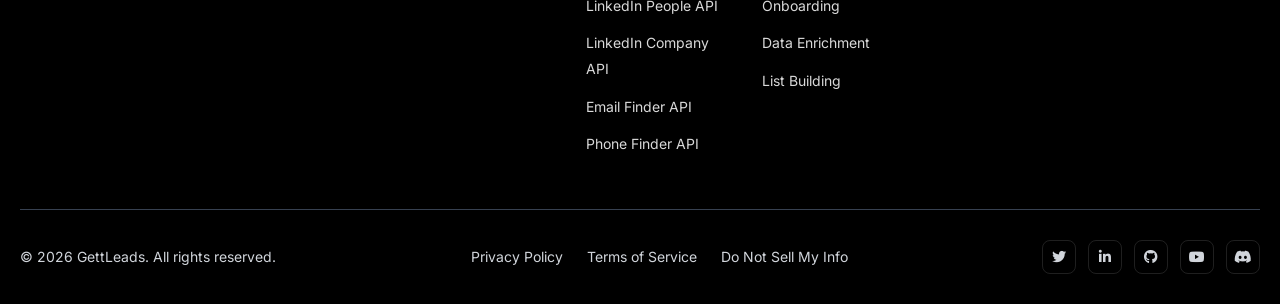
<file: FE Project/pricing.html>
<!DOCTYPE html>
<html lang="en">

<head>
    <meta charset="UTF-8">
    <meta name="viewport" content="width=device-width, initial-scale=1.0">
    <title>Pricing — GettLeads</title>
    <meta name="description" content="Simple, transparent pricing for every team size. Start free, scale as you grow. No hidden fees. Cancel anytime.">
    <meta property="og:title" content="Pricing — GettLeads">
    <meta property="og:description" content="Simple, transparent pricing for every team size. Start free, scale as you grow.">
    <meta property="og:type" content="website">
    <meta name="theme-color" content="#8b5cf6">
    <link rel="stylesheet" href="style.css">
    <link href="https://fonts.googleapis.com/css2?family=Inter:wght@300;400;500;600;700;800&display=swap" rel="stylesheet">
    <link rel="stylesheet" href="https://cdnjs.cloudflare.com/ajax/libs/font-awesome/6.0.0/css/all.min.css">
</head>

<body>

    <!-- Header (same as home) -->
    <header class="header">
        <div class="container">
            <div class="nav-brand">
                <h1 class="logo"><a href="home.html" style="text-decoration:none;color:inherit;">GettLeads</a></h1>
            </div>
            <nav class="nav-menu" id="nav-menu">
                <a href="#" class="nav-link">Datasets <i class="fas fa-chevron-down"></i></a>
                <a href="#" class="nav-link">Data APIs <i class="fas fa-chevron-down"></i></a>
                <a href="#" class="nav-link">Solutions <i class="fas fa-chevron-down"></i></a>
                <a href="#" class="nav-link">Resources <i class="fas fa-chevron-down"></i></a>
                <a href="pricing.html" class="nav-link nav-link-active">Pricing <i class="fas fa-chevron-down"></i></a>
            </nav>
            <div class="header-actions">
                <a href="login.html" class="btn btn-outline">Login</a>
                <a href="login.html?tab=demo" class="btn btn-outline">Schedule a Demo</a>
                <a href="login.html?tab=signup" class="btn btn-primary">Get Started</a>
            </div>
        </div>
    </header>

    <!-- Pricing Hero -->
    <section class="pricing-hero">
        <div class="container">
            <div class="pricing-hero-content">
                <div class="tagline">
                    <span class="tag-dot"></span>
                    <span>Simple, transparent pricing</span>
                </div>
                <h1 class="pricing-headline">Plans for every team size</h1>
                <p class="pricing-subheadline">
                    Start free, scale as you grow. No hidden fees. Cancel anytime.
                </p>
                <!-- Toggle: monthly / annual -->
                <div class="billing-toggle">
                    <span class="billing-label" id="label-monthly">Monthly</span>
                    <button class="toggle-btn" id="billing-toggle" aria-label="Toggle billing period">
                        <span class="toggle-knob"></span>
                    </button>
                    <span class="billing-label" id="label-annual">Annual <span class="savings-badge">Save 20%</span></span>
                </div>
            </div>
        </div>
    </section>

    <!-- Pricing Cards -->
    <section class="pricing-cards-section">
        <div class="container">
            <div class="pricing-grid">

                <!-- Free -->
                <div class="pricing-card">
                    <div class="plan-header">
                        <div class="plan-icon plan-icon-free">
                            <i class="fas fa-seedling"></i>
                        </div>
                        <h2 class="plan-name">Free</h2>
                        <p class="plan-desc">Perfect for trying GettLeads before committing.</p>
                    </div>
                    <div class="plan-price">
                        <span class="price-amount">$0</span>
                        <span class="price-period">/ month</span>
                    </div>
                    <a href="login.html?tab=signup" class="btn btn-outline plan-cta">Get Started Free</a>
                    <ul class="plan-features">
                        <li><i class="fas fa-check"></i> 50 credits / month</li>
                        <li><i class="fas fa-check"></i> Email addresses only</li>
                        <li><i class="fas fa-check"></i> 1 user seat</li>
                        <li><i class="fas fa-check"></i> Chrome Extension</li>
                        <li><i class="fas fa-check"></i> Basic search filters</li>
                        <li class="disabled"><i class="fas fa-times"></i> Phone numbers</li>
                        <li class="disabled"><i class="fas fa-times"></i> CSV / bulk export</li>
                        <li class="disabled"><i class="fas fa-times"></i> API access</li>
                    </ul>
                </div>

                <!-- Pro (featured) -->
                <div class="pricing-card pricing-card-featured">
                    <div class="featured-badge">Most Popular</div>
                    <div class="plan-header">
                        <div class="plan-icon plan-icon-pro">
                            <i class="fas fa-bolt"></i>
                        </div>
                        <h2 class="plan-name">Pro</h2>
                        <p class="plan-desc">For sales teams actively building pipelines.</p>
                    </div>
                    <div class="plan-price">
                        <span class="price-amount" data-monthly="79" data-annual="63">$79</span>
                        <span class="price-period">/ month</span>
                    </div>
                    <a href="login.html?tab=signup" class="btn btn-primary plan-cta">Start Free Trial</a>
                    <ul class="plan-features">
                        <li><i class="fas fa-check"></i> 1,000 credits / month</li>
                        <li><i class="fas fa-check"></i> Email + Phone numbers</li>
                        <li><i class="fas fa-check"></i> 3 user seats</li>
                        <li><i class="fas fa-check"></i> Chrome Extension</li>
                        <li><i class="fas fa-check"></i> Advanced search filters</li>
                        <li><i class="fas fa-check"></i> CSV / bulk export</li>
                        <li><i class="fas fa-check"></i> API access (10k calls/mo)</li>
                        <li class="disabled"><i class="fas fa-times"></i> Dedicated support</li>
                    </ul>
                </div>

                <!-- Enterprise -->
                <div class="pricing-card">
                    <div class="plan-header">
                        <div class="plan-icon plan-icon-enterprise">
                            <i class="fas fa-building"></i>
                        </div>
                        <h2 class="plan-name">Enterprise</h2>
                        <p class="plan-desc">Custom data solutions for large organisations.</p>
                    </div>
                    <div class="plan-price">
                        <span class="price-amount">Custom</span>
                    </div>
                    <a href="login.html?tab=demo" class="btn btn-outline plan-cta">Talk to Sales</a>
                    <ul class="plan-features">
                        <li><i class="fas fa-check"></i> Unlimited credits</li>
                        <li><i class="fas fa-check"></i> Email + Phone numbers</li>
                        <li><i class="fas fa-check"></i> Unlimited user seats</li>
                        <li><i class="fas fa-check"></i> Chrome Extension</li>
                        <li><i class="fas fa-check"></i> All search filters</li>
                        <li><i class="fas fa-check"></i> CSV / bulk export</li>
                        <li><i class="fas fa-check"></i> Unlimited API access</li>
                        <li><i class="fas fa-check"></i> Dedicated support + SLA</li>
                    </ul>
                </div>

            </div>
        </div>
    </section>

    <!-- Feature comparison table -->
    <section class="comparison-section">
        <div class="container">
            <h2 class="section-title-dark">Full Feature Comparison</h2>
            <div class="comparison-table-wrap">
                <table class="comparison-table">
                    <thead>
                        <tr>
                            <th>Feature</th>
                            <th>Free</th>
                            <th class="col-featured">Pro</th>
                            <th>Enterprise</th>
                        </tr>
                    </thead>
                    <tbody>
                        <tr><td>Monthly credits</td><td>50</td><td class="col-featured">1,000</td><td>Unlimited</td></tr>
                        <tr><td>Email addresses</td><td><i class="fas fa-check text-green"></i></td><td class="col-featured"><i class="fas fa-check text-green"></i></td><td><i class="fas fa-check text-green"></i></td></tr>
                        <tr><td>Phone numbers</td><td><i class="fas fa-times text-gray"></i></td><td class="col-featured"><i class="fas fa-check text-green"></i></td><td><i class="fas fa-check text-green"></i></td></tr>
                        <tr><td>User seats</td><td>1</td><td class="col-featured">3</td><td>Unlimited</td></tr>
                        <tr><td>Chrome Extension</td><td><i class="fas fa-check text-green"></i></td><td class="col-featured"><i class="fas fa-check text-green"></i></td><td><i class="fas fa-check text-green"></i></td></tr>
                        <tr><td>CSV / Bulk export</td><td><i class="fas fa-times text-gray"></i></td><td class="col-featured"><i class="fas fa-check text-green"></i></td><td><i class="fas fa-check text-green"></i></td></tr>
                        <tr><td>API access</td><td><i class="fas fa-times text-gray"></i></td><td class="col-featured">10k calls/mo</td><td>Unlimited</td></tr>
                        <tr><td>Dedicated support</td><td><i class="fas fa-times text-gray"></i></td><td class="col-featured"><i class="fas fa-times text-gray"></i></td><td><i class="fas fa-check text-green"></i></td></tr>
                        <tr><td>SLA guarantee</td><td><i class="fas fa-times text-gray"></i></td><td class="col-featured"><i class="fas fa-times text-gray"></i></td><td><i class="fas fa-check text-green"></i></td></tr>
                    </tbody>
                </table>
            </div>
        </div>
    </section>

    <!-- FAQ -->
    <section class="faq-section">
        <div class="container">
            <h2 class="section-title-dark">Frequently Asked Questions</h2>
            <div class="faq-grid">
                <div class="faq-item">
                    <h4 class="faq-q">What is a credit?</h4>
                    <p class="faq-a">One credit lets you unlock a single contact's details — either their email, phone, or both depending on your plan.</p>
                </div>
                <div class="faq-item">
                    <h4 class="faq-q">Do unused credits roll over?</h4>
                    <p class="faq-a">Credits reset every month and do not roll over. Enterprise plans can negotiate custom terms.</p>
                </div>
                <div class="faq-item">
                    <h4 class="faq-q">Can I cancel anytime?</h4>
                    <p class="faq-a">Yes. You can cancel your subscription at any time with no cancellation fees. You keep access until the end of your billing period.</p>
                </div>
                <div class="faq-item">
                    <h4 class="faq-q">Is there a free trial for Pro?</h4>
                    <p class="faq-a">Yes — the Pro plan comes with a 7-day free trial and 100 credits. No credit card required to start.</p>
                </div>
                <div class="faq-item">
                    <h4 class="faq-q">How accurate is the data?</h4>
                    <p class="faq-a">We achieve 97%+ email accuracy through real-time validation. Phone numbers are verified against carrier databases.</p>
                </div>
                <div class="faq-item">
                    <h4 class="faq-q">Do you offer volume discounts?</h4>
                    <p class="faq-a">Enterprise plans are fully custom-priced. Contact our sales team for a quote tailored to your team's size and needs.</p>
                </div>
            </div>
        </div>
    </section>

    <!-- CTA Banner (same as home) -->
    <section class="cta-banner">
        <div class="container">
            <div class="cta-content">
                <h2 class="cta-title">Ready to 10x Your Sales Pipeline?</h2>
                <p class="cta-subtitle">Start your free trial today. No credit card required.</p>
                <p class="cta-details">7-day free trial • 100 credits • Complete API integration • Cancel anytime</p>
                <div class="cta-buttons-group">
                    <a href="login.html?tab=signup" class="btn btn-white btn-large">Start Free Trial <i class="fas fa-arrow-right"></i></a>
                    <button class="btn btn-outline-white btn-large watch-demo-btn">Schedule Demo</button>
                </div>
            </div>
        </div>
    </section>

    <!-- Footer (same as home) -->
    <footer class="footer">
        <div class="container">
            <div class="footer-content">
                <div class="footer-brand">
                    <h2 class="footer-logo">GettLeads</h2>
                    <p class="footer-description">The world's most reliable B2B contact database. Find anyone's business email address and phone number to accelerate your sales pipeline.</p>
                    <div class="footer-contact">
                        <p><i class="fas fa-map-marker-alt"></i> Bengaluru, India</p>
                        <p><i class="fas fa-phone"></i> +91 7667061506</p>
                        <p><i class="fas fa-envelope"></i> hello@gettleads.com</p>
                    </div>
                </div>
                <div class="footer-links">
                    <div class="footer-column">
                        <h4 class="footer-heading">Products</h4>
                        <ul class="footer-list">
                            <li class="footer-subheading">Datasets</li>
                            <li class="footer-child"><a href="#">LinkedIn People Database</a></li>
                            <li class="footer-child"><a href="#">Company Database</a></li>
                            <li class="footer-child"><a href="#">Contact Database</a></li>
                            <li class="footer-subheading footer-subheading-gap">APIs</li>
                            <li class="footer-child"><a href="#">LinkedIn People API</a></li>
                            <li class="footer-child"><a href="#">LinkedIn Company API</a></li>
                            <li class="footer-child"><a href="#">Email Finder API</a></li>
                            <li class="footer-child"><a href="#">Phone Finder API</a></li>
                        </ul>
                    </div>
                    <div class="footer-column">
                        <h4 class="footer-heading">Solutions</h4>
                        <ul class="footer-list">
                            <li class="footer-subheading">By Role</li>
                            <li class="footer-child"><a href="#">Sales Teams</a></li>
                            <li class="footer-child"><a href="#">Recruiters</a></li>
                            <li class="footer-child"><a href="#">Marketers</a></li>
                            <li class="footer-subheading footer-subheading-gap">By Use Case</li>
                            <li class="footer-child"><a href="#">Customer Onboarding</a></li>
                            <li class="footer-child"><a href="#">Data Enrichment</a></li>
                            <li class="footer-child"><a href="#">List Building</a></li>
                        </ul>
                    </div>
                    <div class="footer-column">
                        <h4 class="footer-heading">Resources</h4>
                        <ul class="footer-list">
                            <li class="footer-subheading">Developers</li>
                            <li class="footer-child"><a href="#">Documentation</a></li>
                            <li class="footer-child"><a href="#">API Reference</a></li>
                            <li class="footer-subheading footer-subheading-gap">Support</li>
                            <li class="footer-child"><a href="#">Blog</a></li>
                            <li class="footer-child"><a href="#">Help Center</a></li>
                        </ul>
                    </div>
                    <div class="footer-column">
                        <h4 class="footer-heading">Company</h4>
                        <ul class="footer-list">
                            <li class="footer-subheading">About</li>
                            <li class="footer-child"><a href="#">About Us</a></li>
                            <li class="footer-child"><a href="#">Careers</a></li>
                            <li class="footer-subheading footer-subheading-gap">Connect</li>
                            <li class="footer-child"><a href="#">Contact</a></li>
                            <li class="footer-child"><a href="#">Partners</a></li>
                        </ul>
                    </div>
                </div>
            </div>
            <div class="footer-bottom">
                <p class="footer-copyright">© 2026 GettLeads. All rights reserved.</p>
                <div class="footer-legal">
                    <a href="#">Privacy Policy</a>
                    <a href="#">Terms of Service</a>
                    <a href="#">Do Not Sell My Info</a>
                </div>
                <div class="footer-social">
                    <a href="#" class="footer-social-link" aria-label="Twitter"><i class="fab fa-twitter"></i></a>
                    <a href="#" class="footer-social-link" aria-label="LinkedIn"><i class="fab fa-linkedin-in"></i></a>
                    <a href="#" class="footer-social-link" aria-label="GitHub"><i class="fab fa-github"></i></a>
                    <a href="#" class="footer-social-link" aria-label="YouTube"><i class="fab fa-youtube"></i></a>
                    <a href="#" class="footer-social-link" aria-label="Discord"><i class="fab fa-discord"></i></a>
                </div>
            </div>
        </div>
    </footer>

    <!-- Demo Modal -->
    <div class="modal" id="demo-modal">
        <div class="modal-backdrop" id="modal-backdrop"></div>
        <div class="modal-content">
            <button class="modal-close" id="modal-close" aria-label="Close">
                <i class="fas fa-times"></i>
            </button>
            <div class="modal-icon"><i class="fas fa-play-circle"></i></div>
            <h2 class="modal-title">Watch the Demo</h2>
            <p class="modal-subtitle">See how GettLeads helps you find verified contacts in seconds.</p>
            <div class="video-placeholder">
                <i class="fas fa-play"></i>
                <span>Demo video coming soon</span>
            </div>
            <a href="login.html?tab=signup" class="btn btn-primary btn-large modal-cta">
                Start Free Trial Instead <i class="fas fa-arrow-right"></i>
            </a>
        </div>
    </div>

    <script src="js/main.js"></script>
</body>

</html>
</file>
<file: style.css>
/* =========================================================
   GLOBAL VARIABLES
========================================================= */

:root {
  --color-primary: #863fff;
  --color-primary-hover: #7c3aed;
  --color-success: #10b981;

  --color-text-dark: #1f2937;
  --color-text: #374151;
  --color-text-muted: #6b7280;

  --color-bg: #f9fafb;
  --color-border: #e5e7eb;
  --color-white: #ffffff;

  --space-1: 4px;
  --space-2: 8px;
  --space-3: 12px;
  --space-4: 16px;
  --space-5: 24px;
  --space-6: 40px;
  --space-7: 60px;

  --radius-sm: 6px;
  --radius-md: 8px;
  --radius-lg: 14px;
  --radius-full: 999px;

  --shadow-card:
    0 10px 25px rgba(0, 0, 0, 0.08), 0 20px 40px rgba(0, 0, 0, 0.06);
  --shadow-badge: 0 8px 20px rgba(16, 185, 129, 0.3);
}

/* =========================================================
   RESET / BASE STYLES
========================================================= */

* {
  box-sizing: border-box;
  margin: 0;
  padding: 0;
}

body {
  font-family:
    ui-sans-serif,
    system-ui,
    -apple-system,
    BlinkMacSystemFont,
    "Segoe UI",
    sans-serif;
  color: #111827;
  background: #ffffff;
}

/* =========================================================
 Buttons
========================================================= */

.btn {
  border: none;
  border-radius: var(--radius-md);
  cursor: pointer;
  font-size: 13px;
  padding: 8px 16px;
}

.btn-primary {
  background: var(--color-primary);
  color: var(--color-white);
}

.btn-primary:hover {
  background: var(--color-primary-hover);
}

.btn-secondary {
  background: var(--color-bg);
  border: 1px solid var(--color-border);
  color: var(--color-text);
}

.btn-outline {
  background: var(--color-white);
  border: 1px solid var(--color-border);
  color: var(--color-text-dark);
  font-size: 13px;
}

.btn-outline:hover {
  background: var(--color-bg);
}

/* =========================================================
   Header
========================================================= */

header {
  background: var(--color-white);
  border-bottom: 1px solid var(--color-border);
  position: sticky;
  top: 0;
  z-index: 1000;
  pointer-events: auto;
}

.header-container {
  align-items: center;
  display: flex;
  justify-content: space-between;
  padding: var(--space-4) var(--space-5);
  max-width: 1400px;
  margin: 0 auto;
  width: 100%;
}

.logo {
  color: var(--color-text-dark);
  font-size: 26px;
  font-weight: bold;
  flex-shrink: 0;
  text-decoration: none;
}

.nav-links {
  display: flex;
  gap: var(--space-4);
  list-style: none;
}

.nav-item {
  align-items: center;
  color: var(--color-text-muted);
  display: flex;
  font-size: 13px;
  gap: var(--space-1);
  text-decoration: none;
  white-space: nowrap;
}

.nav-item:hover {
  color: var(--color-text-dark);
}

.icon {
  fill: none;
  height: 16px;
  stroke: currentColor;
  stroke-linecap: round;
  stroke-linejoin: round;
  stroke-width: 2;
  width: 16px;
}

.nav-actions {
  align-items: center;
  display: flex;
  gap: 8px;
  flex-shrink: 0;
}

.login {
  color: var(--color-text-muted);
  font-size: 13px;
  text-decoration: none;
  white-space: nowrap;
}

/*----- Dropdown ------ */

.dropdown {
  position: relative;
}

.dropdown-menu {
  background: var(--color-white);
  border: 1px solid var(--color-border);
  border-radius: var(--radius-md);
  display: none;
  left: 0;
  min-width: 160px;
  padding: 10px;
  position: absolute;
  top: 30px;
  z-index: 100;
}

.dropdown-menu p {
  color: var(--color-text);
  cursor: pointer;
  font-size: 14px;
  padding: 6px 10px;
}

.dropdown-menu p:hover {
  background: var(--color-bg);
  border-radius: var(--radius-sm);
}

.dropdown:hover .dropdown-menu {
  display: block;
}

.dropdown-item {
  display: flex;
  flex-direction: column;
  gap: 2px;
  padding: 8px 10px;
  text-decoration: none;
  border-radius: var(--radius-sm);
}

.dropdown-item:hover {
  background: var(--color-bg);
}

.dropdown-item-title {
  color: var(--color-text-dark);
  font-size: 14px;
  font-weight: 500;
}

.dropdown-item-desc {
  color: var(--color-text-muted);
  font-size: 12px;
}

/* =========================================================
   Hero Section
========================================================= */

.hero {
  background-image:
    linear-gradient(to right, var(--color-border) 1px, transparent 1px),
    linear-gradient(to bottom, var(--color-border) 1px, transparent 1px);
  background-size: 40px 40px;
  padding: var(--space-7) var(--space-6);
}

.hero-container {
  align-items: center;
  display: flex;
  gap: 50px;
  justify-content: space-between;
  margin: 0 auto;
  max-width: 1200px;
}

.hero-left {
  max-width: 520px;
}

.badge {
  align-items: center;
  background: #eff6ff;
  border-radius: var(--radius-full);
  color: #1d4ed8;
  display: inline-flex;
  font-size: 13px;
  gap: var(--space-2);
  margin-bottom: var(--space-4);
  padding: 6px 14px;
}

.dot {
  background: #1d4ed8;
  border-radius: 50%;
  display: inline-block;
  height: 8px;
  width: 8px;
}

.hero-left h1 {
  color: var(--color-text-dark);
  font-size: 42px;
  line-height: 1.3;
}

.highlight {
  -webkit-background-clip: text;
  -webkit-text-fill-color: transparent;
  background: linear-gradient(90deg, #7c3aed, #a855f7);
  background-clip: text;
}

.hero-desc {
  color: var(--color-text-muted);
  line-height: 1.7;
  margin-top: var(--space-4);
}

.features {
  display: grid;
  gap: var(--space-2) var(--space-6);
  grid-template-columns: 1fr 1fr;
  list-style: none;
  margin-top: var(--space-5);
}

.features li {
  color: var(--color-text);
  font-size: 14px;
}

.hero-ctas {
  display: flex;
  gap: var(--space-3);
  margin-top: var(--space-5);
}

.trust-line {
  color: var(--color-text-muted);
  font-size: 13px;
  margin-top: var(--space-3);
}

.hero-right {
  position: relative;
}

.floating-badge {
  background: var(--color-success);
  border-radius: var(--radius-full);
  box-shadow: var(--shadow-badge);
  color: var(--color-white);
  font-size: 13px;
  font-weight: 500;
  padding: 8px 14px;
  position: absolute;
  right: -10px;
  top: -15px;
  z-index: 10;
}

/* =========================================================
   Cards/ Table UI
========================================================= */

.card {
  background: var(--color-white);
  border-radius: var(--radius-lg);
  box-shadow: var(--shadow-card);
  overflow: hidden;
  padding: 20px;
  width: 560px;
}

.filters {
  align-items: center;
  display: flex;
  flex-wrap: wrap;
  gap: var(--space-2);
  margin-bottom: var(--space-4);
}

.label {
  color: var(--color-text-muted);
  font-size: 12px;
}

.chip {
  background: var(--color-bg);
  border: 1px solid var(--color-border);
  border-radius: var(--radius-full);
  font-size: 12px;
  padding: 4px 10px;
}

.clear {
  color: var(--color-primary);
  cursor: pointer;
  font-size: 12px;
  margin-left: auto;
}

.filter-row {
  display: flex;
  flex-wrap: wrap;
  gap: var(--space-2);
  margin-bottom: var(--space-4);
}

.dd {
  background: var(--color-white);
  border: 1px solid var(--color-border);
  border-radius: var(--radius-sm);
  cursor: pointer;
  font-size: 12px;
  padding: 6px 10px;
}

.dd:hover {
  background: var(--color-bg);
}

.stats-row {
  border-top: 1px solid var(--color-border);
  display: flex;
  gap: var(--space-5);
  margin-bottom: var(--space-3);
  padding-top: var(--space-3);
}

.stat {
  color: var(--color-text-muted);
  font-size: 12px;
}

.count {
  color: var(--color-primary);
  font-weight: bold;
}

.table-header {
  border-top: 1px solid var(--color-border);
  color: var(--color-text-dark);
  display: grid;
  font-size: 13px;
  font-weight: 600;
  grid-template-columns: 2fr 1fr 1fr 1fr 1fr;
  padding: 8px 0;
}

.row {
  align-items: center;
  border-top: 1px solid var(--color-border);
  display: grid;
  grid-template-columns: 2fr 1fr 1fr 1fr 1fr;
  padding: 10px 0;
}

.contact {
  align-items: center;
  display: flex;
  gap: var(--space-2);
}

.avatar {
  background: var(--color-bg);
  border: 1px solid var(--color-border);
  border-radius: 50%;
  flex-shrink: 0;
  height: 34px;
  width: 34px;
}

.name {
  color: var(--color-text-dark);
  font-size: 13px;
  font-weight: 600;
}

.li-badge {
  background: #0a66c2;
  border-radius: 3px;
  color: white;
  font-size: 10px;
  padding: 1px 4px;
}

.role {
  color: var(--color-text-muted);
  font-size: 11px;
}

.view-link {
  color: var(--color-text-muted);
  cursor: pointer;
  font-size: 12px;
}

.view-link:hover {
  color: var(--color-primary);
}

.location {
  color: var(--color-text-muted);
  font-size: 12px;
}

.bottom-bar {
  background: var(--color-primary);
  color: var(--color-white);
  font-size: 14px;
  font-weight: 500;
  padding: 14px var(--space-6);
  text-align: center;
}

.footer {
  background: #000000;
  color: var(--color-white);
}

html {
  scroll-behavior: smooth;
}

.footer-top {
  display: grid;
  gap: 32px;
  grid-template-columns: 2fr 1.5fr 1fr 1fr 1fr;
  margin: 0 auto;
  max-width: 1200px;
  padding: 40px var(--space-6);
}

.footer-logo {
  color: var(--color-white);
  font-size: 22px;
  font-weight: bold;
  margin-bottom: var(--space-3);
}

.footer-desc {
  color: #9ca3af;
  font-size: 14px;
  line-height: 1.7;
  margin-bottom: var(--space-4);
}

.footer-contact {
  list-style: none;
}

.footer-contact li {
  color: #9ca3af;
  font-size: 14px;
  margin-bottom: var(--space-2);
}

.footer-col ul {
  list-style: none;
}

.footer-heading {
  color: var(--color-white);
  font-size: 15px;
  font-weight: 600;
  margin-bottom: var(--space-4);
}

.footer-subheading {
  color: #6b7280;
  font-size: 13px;
  margin-top: var(--space-3);
  margin-bottom: var(--space-2);
}

.footer-col ul li a {
  color: #9ca3af;
  font-size: 14px;
  margin-bottom: var(--space-2);
  display: block;
  text-decoration: none;
  transition: color 0.2s;
}

.footer-col ul li a:hover {
  color: var(--color-white);
}

.footer-bottom {
  align-items: center;
  border-top: 1px solid #1f2937;
  display: flex;
  justify-content: space-between;
  margin-top: 48px;
  padding-top: 32px;
  padding-bottom: 32px;
  padding-left: var(--space-6);
  padding-right: var(--space-6);
}

.footer-bottom-left {
  color: #6b7280;
  font-size: 13px;
  opacity: 0;
  transform: translateX(-40px);
  transition:
    opacity 0.7s ease,
    transform 0.7s ease;
}

.footer-bottom-center {
  display: flex;
  gap: var(--space-5);
  opacity: 0;
  transition: opacity 0.7s ease 0.2s;
}

.footer-bottom-center a {
  color: #6b7280;
  font-size: 13px;
  text-decoration: none;
}

.footer-bottom-center a:hover {
  color: var(--color-white);
}

.footer-bottom-right {
  display: flex;
  gap: var(--space-3);
  opacity: 0;
  transform: translateX(40px);
  transition:
    opacity 0.7s ease,
    transform 0.7s ease;
}

.social-icon {
  font-size: 18px;
  text-decoration: none;
  transition: transform 0.2s;
}

.social-icon:hover {
  transform: translateY(-2px);
}

.footer-bottom-left.animate {
  opacity: 1;
  transform: translateX(0);
}

.footer-bottom-center.animate {
  opacity: 1;
}

.footer-bottom-right.animate {
  opacity: 1;
  transform: translateX(0);
}

/* ===================== */
/* Solutions Page     */
/* ===================== */

.st-hero {
  background: #000000;
  padding: 80px 40px 40px;
  text-align: center;
  overflow: hidden;
}

.st-hero-badge {
  display: inline-block;
  background: #9333ea;
  color: #fff;
  font-size: 13px;
  font-weight: 600;
  padding: 8px 20px;
  border-radius: 999px;
  margin-bottom: 24px;
}

.st-hero h1 {
  color: #ffffff;
  font-size: 42px;
  font-weight: 700;
  margin: 0 auto 16px;
  max-width: 680px;
  line-height: 1.5;
}

.st-hero p {
  color: #6b7280;
  font-size: 20px;
  line-height: 1.6;
  max-width: 760px;
  margin: 0 auto 40px;
  text-align: center;
}

.st-stats {
  display: flex;
  gap: 24px;
  align-items: center;
  justify-content: center;
  margin-bottom: 24px;
  flex-wrap: nowrap;
}

.st-stat-item {
  display: flex; /* FIX */
  align-items: center; /* center vertically */
  gap: 6px; /* space between icon & text */
  font-size: 16px;
  color: #4b5563;
  font-weight: 500;
  white-space: nowrap;
}

.st-check-icon {
  width: 18px;
  height: 18px;
  border-radius: 50%;
  display: flex;
  align-items: center;
  justify-content: center;
  color: #22c55e !important;
  font-size: 16px;
}

.st-hero-btns {
  display: flex;
  gap: 14px;
  justify-content: center;
  flex-wrap: wrap;
  margin-top: 16px;
}

.st-btn-white {
  background: #9333ea;
  border: 1px rgba(255, 255, 255, 0.85);
  color: #fff;
  padding: 12px 26px;
  border-radius: 12px;
  font-size: 15px;
  font-weight: 500;
  font-family: inherit;
  cursor: pointer;
  transition: background 0.2s;
  gap: 8px;
  display: inline-flex;
  align-items: center;
}

.st-btn-outline {
  background: #fff;
  border: 1px solid #0000001b;
  color: #000000;
  padding: 12px 26px;
  border-radius: 8px;
  font-size: 15px;
  font-weight: 500;
  cursor: pointer;
  transition: background 0.2s;
}

.st-btn-white:hover {
  background: #7c3aed;
}
.st-btn-outline:hover {
  background: #f3f4f6;
}

.st-stat-label {
  display: block;
  color: rgba(255, 255, 255, 0.8);
  font-size: 14px;
}

.scroll-section {
  margin-top: 48px;
  overflow: hidden;
  padding: 12px 0;
}

.scroll-track {
  display: flex;
  width: max-content;
  animation: scroll-loop 60s linear infinite;
}

.scroll-container {
  max-width: 1000px;
  margin: 0 auto;
  padding: 0 20px;
}

.scroll-content {
  display: flex;
  gap: 24px;
  align-items: center;
}

.scroll-content span {
  font-size: 16px;
  white-space: nowrap;
  color: #d5d5d5;
  margin-right: 24px;
}

.scroll-track:hover {
  animation-play-state: paused;
}

.scroll-wrapper {
  overflow: hidden;
  margin: 0 auto;
  width: 100%;
  overflow: hidden;
  mask-image: linear-gradient(
    to right,
    transparent 0%,
    black 8%,
    black 92%,
    transparent 100%
  );
  -webkit-mask-image: linear-gradient(
    to right,
    transparent 0%,
    black 5%,
    black 95%,
    transparent 100%
  );
}

@keyframes scroll-loop {
  from {
    transform: translateX(0);
  }
  to {
    transform: translateX(-50%);
  }
}
.st-use-cases {
  padding: 72px 40px;
  max-width: 100;
  margin: 0 auto;
  background-color: #fff;
}

.st-section-title {
  font-size: 36px;
  font-weight: 700;
  margin-bottom: 16px;
  color: #000000;
}

.st-tabs {
  display: flex;
  gap: 12px;
  margin-bottom: 16px;
}

.st-tab {
  padding: 12px 24px;
  border: 1px solid #e5e7eb;
  border-radius: 10px;
  background: white;
  cursor: pointer;
  font-size: 16px;
  font-weight: 500;
  font-family: inherit;
}

.st-tab.active {
  background: linear-gradient(90deg, #9333ea);
  color: white;
  border: none;
}

.st-subtext {
  color: #000000;
  margin-bottom: 32px;
}

.st-cards {
  display: none;
  grid-template-columns: repeat(3, 1fr);
  gap: 24px;
}

.st-cards.active {
  display: grid;
}

.st-card {
  border: 1px solid #e5e7eb;
  border-radius: 12px;
  padding: 28px;
}

.st-card h3 {
  font-size: 18px;
  margin-bottom: 10px;
}

.st-card p {
  font-size: 14px;
  color: #6b7280;
  margin-bottom: 24px;
}

.st-card-checks {
  list-style: none;
  padding: 0;
}

.st-card-checks li {
  display: flex;
  gap: 10px;
  margin-bottom: 12px;
  align-items: flex-start;
}

.st-card-check-icon {
  display: inline-block;
  width: 18px;
  height: 18px;
  background: url("data:image/svg+xml;utf8,<svg viewBox='0 0 24 24' fill='none' xmlns='http://www.w3.org/2000/svg'><path d='M21.801 10A10 10 0 1 1 17 3.335' stroke='%2322c55e' stroke-width='2' stroke-linecap='round'/><path d='m9 11 3 3L22 4' stroke='%2322c55e' stroke-width='2' stroke-linecap='round' stroke-linejoin='round'/></svg>")
    no-repeat center;
  background-size: contain;
  margin-top: 4px;
}

/*--------Solutions-use-cases------------*/

.st-use-cases-solution-social-section {
  padding: 72px 40px;
  max-width: 100;
  margin: 0 auto;
  background-color: #fff;
}

.st-how {
  background: #f5f3ff;
  padding: 40px 40px;
  text-align: center;
}

.st-section-eyebrow {
  color: #000000;
  font-size: 14px;
  font-weight: 700;
  margin-bottom: 12px;
}

.st-how .st-section-title {
  color: #000000;
  font-size: 36px;
  font-weight: 400;
  margin-bottom: 16px;
}

.st-steps {
  display: grid;
  grid-template-columns: repeat(4, 1fr);
  max-width: 1100px;
  margin: 52px auto 0;
  position: relative;
}

.st-step {
  padding: 0 24px;
  text-align: left;
  position: relative;
}

.st-step-num {
  font-size: 64px;
  font-weight: 700;
  color: #c8b9ed;
  line-height: 1;
  margin-bottom: 8px;
}

.st-step-divider {
  position: absolute;
  top: 28px;
  right: -12px;
  width: 24px;
  height: 2px;
  background: #d1d5db;
}

.st-step h4 {
  color: #1f2937;
  font-size: 16px;
  font-weight: 600;
  margin-bottom: 10px;
}

.st-step p {
  color: #6b7280;
  font-size: 14px;
  line-height: 1.65;
}

.st-metrics {
  background: transparent;
  padding: 30px 0;
}

.st-metrics-grid {
  background: #000000;
  border-radius: 20px;
  padding: clamp(12px, 2vw, 32px);
  display: grid;
  grid-template-columns: repeat(4, minmax(0, 1fr));
  gap: clamp(8px, 2vw, 24px);
  width: 100%;
  max-width: 1100px;
  margin: 0 auto;
}

.st-metric {
  padding: clamp(10px, 2vw, 24px);
  text-align: center;
  position: relative;
}

.st-metric:not(:last-child)::after {
  content: "";
  position: absolute;
  right: 0;
  top: 20%;
  height: 60%;
  width: 1px;
  background: #374151;
  border-right: none;
}

.st-metric-num {
  display: block;
  color: #a855f7;
  font-size: clamp(20px, 4vw, 48px);
  font-weight: 700;
  line-height: 1;
  margin-bottom: 8px;
}

.st-metric-label {
  display: block;
  color: #9ca3af;
  font-size: clamp(10px, 1.5vw, 14px);
}

/* ================================ */
/*         IMPORT SECTION           */
/* ================================ */

.import-section {
  position: relative;
  padding: 96px 0;
  overflow: hidden;
  background: #f5f3ff;
}

.import-section::before {
  content: "";
  position: absolute;
  top: 60px;
  left: 0;
  width: 480px;
  height: 480px;
  background: rgba(168, 85, 247, 0.05);
  border-radius: 50%;
  filter: blur(80px);
  pointer-events: none;
  z-index: 0;
}

.import-section::after {
  content: "";
  position: absolute;
  bottom: 0;
  right: 0;
  width: 480px;
  height: 480px;
  background: rgba(147, 51, 234, 0.05);
  border-radius: 50%;
  filter: blur(80px);
  pointer-events: none;
  z-index: 0;
}

.import-section .container {
  position: relative;
  z-index: 1;
}

/* Header row */
.import-header {
  display: flex;
  justify-content: space-between;
  align-items: flex-start;
  margin-bottom: 64px;
}

.import-header h2 {
  font-size: 36px;
  font-weight: 700;
  color: #111827;
  line-height: 1.25;
  margin: 0 0 16px 0;
  letter-spacing: -0.02em;
}

.import-header p {
  font-size: 18px;
  color: #4b5563;
  line-height: 1.75;
  max-width: 672px;
  margin: 0;
}

/* Shared button style — used in both import and social sections */
.import-btn {
  display: inline-flex;
  align-items: center;
  gap: 8px;
  justify-content: center;
  padding: 12px 24px;
  background: linear-gradient(to right, #9333ea, #7e22ce);
  color: #ffffff;
  font-family: ui-sans-serif, system-ui, sans-serif;
  font-size: 16px;
  font-weight: 500;
  line-height: 1.5;
  border: none;
  border-radius: 999px;
  cursor: pointer;
  white-space: nowrap;
  flex-shrink: 0;
  box-shadow:
    0 10px 15px -3px rgba(168, 85, 247, 0.25),
    0 4px 6px -4px rgba(168, 85, 247, 0.15);
  transition: all 0.3s ease;
}

.import-btn:hover {
  background: linear-gradient(to right, #7e22ce, #6b21a8);
  box-shadow:
    0 20px 25px -5px rgba(168, 85, 247, 0.4),
    0 8px 10px -6px rgba(168, 85, 247, 0.25);
  transform: translateY(-1px);
}

.arrow {
  display: flex;
}

/* Cards grid */
.import-cards {
  display: grid;
  grid-template-columns: repeat(3, 1fr);
  gap: 24px;
}

/* Card */
.import-card {
  position: relative;
  background: #ffffff;
  border-radius: 16px;
  padding: 28px;
  border: 1px solid rgba(0, 0, 0, 0.1);
  overflow: hidden;
  cursor: pointer;
  border: border-box;
  transition:
    border-color 0.2s ease,
    box-shadow 0.2s ease,
    transform 0.2s ease;
}

/* Hover purple overlay — matches Figma from-purple-500/5 */
.import-card::before {
  content: "";
  position: absolute;
  inset: 0;
  background: linear-gradient(135deg, rgba(168, 85, 247, 0.05), transparent);
  opacity: 0;
  transition: opacity 0.2s ease;
  pointer-events: none;
}

.import-card:hover {
  border-color: rgba(168, 85, 247, 0.35);
  box-shadow:
    0 20px 25px -5px rgba(168, 85, 247, 0.08),
    0 8px 10px -6px rgba(168, 85, 247, 0.08);
  transform: translateY(-2px);
}

.import-card:hover::before {
  opacity: 1;
}

.import-card:hover .card-icon {
  transform: scale(1.05);
}

/* Inner wrapper — matches Figma div.relative */
.card-inner {
  position: relative;
  z-index: 1;
}

/* Icon — matches Figma w-14 h-14 rounded-xl */
.card-icon {
  width: 48px;
  height: 48px;
  border-radius: 12px;
  display: flex;
  align-items: center;
  justify-content: center;
  margin-bottom: 24px;
  transition: transform 0.2s ease;
}

/* Icon colors — exact Figma gradients */
.icon-linkedin {
  background: linear-gradient(135deg, #3b82f6, #2563eb);
  box-shadow:
    0 10px 15px -3px rgba(59, 130, 246, 0.3),
    0 4px 6px -4px rgba(59, 130, 246, 0.15);
}

.icon-search {
  background: linear-gradient(135deg, #a855f7, #9333ea);
  box-shadow:
    0 10px 15px -3px rgba(168, 85, 247, 0.25),
    0 4px 6px -4px rgba(168, 85, 247, 0.15);
}

.icon-mail {
  background: linear-gradient(135deg, #ec4899, #9333ea);
  box-shadow:
    0 10px 15px -3px rgba(236, 72, 153, 0.3),
    0 4px 6px -4px rgba(236, 72, 153, 0.15);
}

/* Card heading */
.import-card h3 {
  font-size: 18px;
  font-weight: 700;
  color: #111827;
  margin: 0 0 10px 0;
  line-height: 1.4;
}

/* Card text */
.import-card p {
  font-size: 14px;
  color: #6b7280;
  line-height: 1.625;
  margin: 0;
}

/* ================================ */
/* SOCIAL LISTENING SECTION         */
/* ================================ */

.social-section {
  position: relative;
  padding: 96px 0;
  overflow: hidden;
  background: linear-gradient(to bottom, #f9fafb, #ffffff 100%);
}

.social-section::before {
  content: "";
  position: absolute;
  top: 0;
  right: 40;
  width: 384px;
  height: 384px;
  background: rgba(168, 85, 247, 0.05);
  border-radius: 50%;
  filter: blur(48px);
  pointer-events: none;
  z-index: 0;
}

.social-section::after {
  content: "";
  position: absolute;
  bottom: 80px;
  left: 80;
  width: 384px;
  height: 384px;
  background: rgba(59, 130, 246, 0.05);
  border-radius: 50%;
  filter: blur(48px);
  pointer-events: none;
  z-index: 0;
}

.social-section .container {
  position: relative;
  z-index: 1;
}

.social-header {
  display: flex;
  justify-content: space-between;
  align-items: flex-start;
  margin-bottom: 48px;
}

.social-header > div:first-child {
  display: flex;
  flex-direction: column;
  gap: 16px; /* proper spacing between h2 and p */
}

.social-header h2 {
  font-size: 36px;
  font-weight: 700;
  color: #111827;
  margin: 0;
  letter-spacing: -0.02em;
  line-height: 1.25;
}

.social-header p {
  font-size: 18px;
  color: #4b5563;
  line-height: 1.75;
  max-width: 672x;
  margin: 0;
}

.social-header-right {
  display: flex;
  flex-direction: column;
  align-items: flex-end;
  gap: 16px;
  flex-shrink: 0;
}

/* Platform grid — 2 equal columns */
.platform-grid {
  display: grid;
  grid-template-columns: 1fr 1fr;
  gap: 24px;
}

.platform-col {
  display: flex;
  flex-direction: column;
  gap: 16px;
}

/* Platform card */
.platform-card {
  background: #ffffff;
  border: 1px solid #e5e7eb;
  border-radius: 12px;
  overflow: hidden;
  box-shadow: 0 1px 3px rgba(0, 0, 0, 0.04);
  transition:
    border-color 0.25s ease,
    box-shadow 0.25s ease;
}

.platform-card:hover {
  border-color: #d8b4fe;
  box-shadow: 0 4px 16px rgba(168, 85, 247, 0.1);
}

.platform-toggle {
  width: 100%;
  display: flex;
  align-items: center;
  gap: 16px;
  padding: 20px;
  background: none;
  border: none;
  cursor: pointer;
  text-align: left;
  transition: background 0.2s ease;
}

.platform-toggle:hover {
  background: #f9fafb;
}

.platform-icon {
  width: 48px;
  height: 48px;
  border-radius: 8px;
  display: flex;
  align-items: center;
  justify-content: center;
  flex-shrink: 0;
}

.platform-icon.li {
  background: #3b82f6;
  box-shadow: 0 2px 8px rgba(10, 102, 194, 0.35);
}
.platform-icon.X {
  background: #000000;
  box-shadow: 0 2px 8px rgba(29, 155, 240, 0.35);
}
.platform-icon.fb {
  background: #2563eb;
  box-shadow: 0 2px 8px rgba(24, 119, 242, 0.35);
}
.platform-icon.ig {
  background: linear-gradient(135deg, #ec4899, #9333ea, #8134af);
  box-shadow: 0 2px 8px rgba(221, 42, 123, 0.35);
}
.platform-icon.rd {
  background: #f97316;
  box-shadow: 0 2px 8px rgba(255, 69, 0, 0.35);
}
.platform-icon.tt {
  background: #000000;
  box-shadow: 0 2px 8px rgba(0, 0, 0, 0.3);
}
.platform-icon.yt {
  background: #dc2626;
  box-shadow: 0 2px 8px rgba(255, 0, 0, 0.35);
}

.platform-info {
  flex: 1;
  text-align: left;
}

.platform-info h3 {
  font-size: 15px;
  font-weight: 700;
  color: #111827;
  margin: 0 0 2px;
  line-height: 1.4;
}

.platform-info span {
  font-size: 14px;
  font-weight: 500 !important;
  color: #9333ea;
  display: block;
  letter-spacing: 0.01em;
}

/* SVG chevron */
.platform-chevron {
  width: 20px;
  height: 20px;
  flex-shrink: 0;
  transition: transform 0.3s ease;
  color: #9ca3af;
}

.icon-chevron {
  width: 20px;
  height: 20px;
  display: block;
}

.sidebar-card.open .platform-chevron {
  transform: rotate(180deg);
}

/* Accordion body */
.platform-body {
  display: none;
  padding: 8px 20px 20px 20px;
  border-top: 1px solid #f3f4f6;
}

.sidebar-card.open .platform-body {
  display: block;
}

.platform-body ul {
  list-style: none;
  margin: 0;
  padding: 0;
  display: flex;
  flex-direction: column;
  gap: 0;
}

.platform-body li {
  display: flex;
  align-items: center;
  gap: 8px;
  font-size: 14px;
  font-weight: 500;
  color: #374151;
  padding: 8px 0;
  list-style: none;
  border-bottom: 1px solid #f9fafb;
}

.platform-body li span {
  cursor: pointer;
}

.platform-body li span:hover {
  color: #9333ea;
  background-color: #f3f4f6;
}

.platform-body li:last-child {
  border-bottom: none;
}

.platform-body li::before {
  content: "";
  width: 6px;
  height: 6px;
  background: #a855f7;
  border-radius: 50%;
  flex-shrink: 0;
}
.container {
  max-width: 1280px;
  margin: 0 auto;
  padding: 0 24px;
  width: 100%;
  box-sizing: border-box;
}

.dashboard {
  display: flex;
  gap: 32px;
  align-items: stretch;
}

/* LEFT SIDE */
.sidebar {
  flex: 1;
  display: flex;
  flex-direction: column;
  gap: 16px;
}

/* RIGHT SIDE */
.right-panel {
  flex: 1;
  display: flex;
  flex-direction: column;
  min-height: 0;
  height: 500px;
}

/* DATA HEADER */
.data-header {
  display: flex;
  justify-content: space-between;
  align-items: center;
  margin-bottom: 12px;
}

/* TOGGLE BUTTONS */
.format-toggle {
  display: flex;
  gap: 8px;
}

.format-toggle button {
  padding: 6px 12px;
  border: none;
  border-radius: 6px;
  background: #1e293b;
  color: white;
  cursor: pointer;
}

.format-toggle .active {
  background: #10b981;
}

/* DATA BOX */
.data-box {
  flex: 1;
  display: flex;
  flex-direction: column;
  background: #0f172a;
  border-radius: 12px;
  overflow: hidden;
  min-height: 500px;
}

/* TOP BAR */
.data-top {
  display: flex;
  justify-content: space-between;
  padding: 10px 14px;
  background: #020617;
  color: #22c55e;
  flex-shrink: 0;
}

/* COPY BUTTON */
.copy-btn {
  background: #1e293b;
  border: none;
  padding: 4px 10px;
  border-radius: 6px;
  color: white;
  cursor: pointer;
}

/* JSON VIEW */
pre {
  flex: 1;
  margin: 0;
  padding: 16px;
  color: #e2e8f0;
  font-family: monospace;
  overflow-y: auto;

  white-space: pre-wrap;
  word-break: break-word;
}
</file>
<file: FE Project/style.css>
/* ═══════════════════════════════════════════════════════════════
   LINKEDIN PEOPLE DATABASE PAGE
   ═══════════════════════════════════════════════════════════════ */

/* ── Hero ── */
.lpdb-hero { text-align: center; padding: 32px 0 60px; }
.lpdb-badge { display: inline-flex; align-items: center; gap: 8px; background: #f3f0ff; color: var(--color-primary); font-size: 14px; font-weight: 500; padding: 8px 18px; border-radius: 999px; margin-bottom: 28px; }
.lpdb-headline { font-size: 48px; font-weight: 800; color: var(--color-text-dark); line-height: 1.15; margin-bottom: 20px; }
.lpdb-headline .highlight { color: var(--color-primary); }
.lpdb-description { font-size: 18px; color: var(--color-text-muted); max-width: 640px; margin: 0 auto 32px; line-height: 1.7; }
.lpdb-stats { display: flex; justify-content: center; gap: 32px; margin-bottom: 36px; flex-wrap: wrap; }
.lpdb-stat { display: flex; align-items: center; gap: 6px; font-size: 14px; font-weight: 500; color: var(--color-text-dark); }
.lpdb-stat i { color: #22c55e; font-size: 13px; }
.lpdb-cta { display: flex; justify-content: center; gap: 12px; flex-wrap: wrap; }

/* ── Ticker ── */
.lpdb-ticker-wrapper { margin: 16px auto; max-width: 860px; padding: 0 24px; }
.lpdb-ticker { background: #f3f0ff; border-radius: 999px; padding: 14px 0; overflow: hidden; white-space: nowrap; -webkit-mask-image: linear-gradient(to right, transparent 0%, black 12%, black 88%, transparent 100%); mask-image: linear-gradient(to right, transparent 0%, black 12%, black 88%, transparent 100%); }
.lpdb-ticker-track { display: inline-flex; animation: ticker-scroll 45s linear infinite; }
.lpdb-ticker-track span { font-size: 14px; color: var(--color-text-muted); padding: 0 32px; }
.lpdb-ticker-track span::before { content: '• '; color: var(--color-primary); }
@keyframes ticker-scroll { from { transform: translateX(0); } to { transform: translateX(-50%); } }

/* ── Why section ── */
.lpdb-why { background: #131223; color: #fff; padding: 24px 0; text-align: center; }
.lpdb-why > .container > h2 { font-size: 36px; font-weight: 800; margin-bottom: 8px; }
.lpdb-why > .container > p { font-size: 16px; color: #94a3b8; max-width: 600px; margin: 0 auto 24px; line-height: 1.7; }
.lpdb-why-grid { display: grid; grid-template-columns: repeat(3, 1fr); gap: 24px; text-align: left; }
.lpdb-why-card { background: #141b27; border: 1px solid #334155; border-radius: 16px; padding: 32px; transition: transform 0.3s, box-shadow 0.3s, border-color 0.3s; }
.lpdb-why-card:hover { transform: translateY(-4px); box-shadow: 0 12px 32px rgba(0,0,0,0.4), 0 0 0 1px rgba(139,92,246,0.3); border-color: rgba(139,92,246,0.5); }
.lpdb-why-card-icon { width: 56px; height: 56px; border-radius: 14px; background: linear-gradient(135deg, #a855f7 0%, #3b82f6 100%); box-shadow: 0 4px 12px rgba(139,92,246,0.4); display: flex; align-items: center; justify-content: center; margin-bottom: 20px; }
.lpdb-why-card-icon i { color: #fff; font-size: 22px; filter: drop-shadow(2px 3px 0px rgba(0,0,0,0.25)); }
.lpdb-why-card h3 { font-size: 18px; font-weight: 700; color: #fff; margin-bottom: 10px; }
.lpdb-why-card p { font-size: 14px; color: #94a3b8; margin: 0; line-height: 1.6; }

/* ── Profile Data section ── */
.lpdb-profile { padding: 24px 0; text-align: center; background: #fafafa; }
.lpdb-section-title { font-size: 32px; font-weight: 800; color: var(--color-text-dark); margin-bottom: 8px; }
.lpdb-section-sub { font-size: 16px; color: var(--color-text-muted); max-width: 520px; margin: 0 auto 20px; line-height: 1.6; }
.lpdb-profile-grid { display: grid; grid-template-columns: 1fr 1fr; gap: 24px; text-align: left; }
.lpdb-profile-card { background: #fff; border: 1px solid var(--color-border); border-radius: 16px; padding: 32px; }
.lpdb-profile-card h3 { font-size: 16px; font-weight: 700; color: var(--color-text-dark); margin-bottom: 20px; }
.lpdb-profile-list { list-style: none; padding: 0; margin: 0; display: flex; flex-direction: column; gap: 12px; }
.lpdb-profile-list li { display: flex; align-items: center; gap: 10px; font-size: 14px; color: var(--color-text-muted); }
.lpdb-profile-list li i { color: var(--color-primary); font-size: 12px; flex-shrink: 0; }
.lpdb-profile-list li.coming-soon { opacity: 0.5; }
.lpdb-coming-tag { font-size: 11px; background: #f3f0ff; color: var(--color-primary); padding: 2px 8px; border-radius: 999px; margin-left: 6px; }

/* ── Use Cases section ── */
.lpdb-usecases { padding: 24px 0; }
.lpdb-usecases-header { text-align: center; margin-bottom: 20px; }
.lpdb-usecases-grid { display: grid; grid-template-columns: 1fr 1fr; gap: 40px; align-items: start; }
.lpdb-accordion-title { font-size: 20px; font-weight: 700; color: var(--color-text-dark); margin-bottom: 6px; }
.lpdb-accordion-sub { font-size: 14px; color: var(--color-text-muted); margin-bottom: 24px; }
.lpdb-accordion-item { border: 1px solid var(--color-border); border-radius: 10px; margin-bottom: 8px; overflow: hidden; }
.lpdb-accordion-btn { width: 100%; display: flex; align-items: center; gap: 12px; padding: 16px; background: none; border: none; cursor: pointer; text-align: left; }
.lpdb-accordion-btn-icon { width: 32px; height: 32px; border-radius: 8px; display: flex; align-items: center; justify-content: center; flex-shrink: 0; }
.lpdb-accordion-btn-icon i { font-size: 13px; }
.lpdb-accordion-btn-text { flex: 1; }
.lpdb-accordion-btn-label { font-size: 11px; font-weight: 600; text-transform: uppercase; letter-spacing: 0.05em; }
.lpdb-accordion-btn-name { font-size: 14px; font-weight: 600; color: var(--color-text-dark); margin-top: 2px; }
.lpdb-accordion-btn-chevron { font-size: 12px; color: var(--color-text-muted); transition: transform 0.2s; }
.lpdb-accordion-item.open .lpdb-accordion-btn-chevron { transform: rotate(180deg); }
.lpdb-accordion-body { display: none; padding: 0 16px 16px 60px; font-size: 14px; color: var(--color-text-muted); line-height: 1.6; }
.lpdb-accordion-item.open .lpdb-accordion-body { display: block; }
.lpdb-api-bar { margin-top: 16px; background: #f8fafc; border: 1px solid var(--color-border); border-radius: 10px; padding: 16px 20px; display: flex; align-items: center; gap: 16px; }
.lpdb-api-bar i { color: var(--color-primary); font-size: 18px; }
.lpdb-api-bar-text strong { font-size: 14px; font-weight: 600; color: var(--color-text-dark); display: block; }
.lpdb-api-bar-text span { font-size: 13px; color: var(--color-text-muted); }
.lpdb-api-tags { display: flex; gap: 8px; flex-wrap: wrap; margin-top: 8px; }
.lpdb-api-tag { font-size: 12px; background: #f3f0ff; color: var(--color-primary); padding: 3px 10px; border-radius: 999px; }

/* ── Sample data panel ── */
.lpdb-sample-panel { background: #0f172a; border-radius: 16px; overflow: hidden; }
.lpdb-sample-header { display: flex; align-items: center; justify-content: space-between; padding: 16px 20px; border-bottom: 1px solid rgba(255,255,255,0.08); }
.lpdb-sample-header-left { font-size: 14px; font-weight: 600; color: #fff; display: flex; align-items: center; gap: 8px; }
.lpdb-sample-header-left i { color: #94a3b8; }
.lpdb-sample-tabs { display: flex; gap: 4px; }
.lpdb-sample-tab { padding: 6px 14px; border-radius: 6px; font-size: 13px; font-weight: 500; border: none; cursor: pointer; background: transparent; color: #64748b; }
.lpdb-sample-tab.active { background: var(--color-primary); color: #fff; }
.lpdb-copy-btn { background: transparent; border: 1px solid rgba(255,255,255,0.15); color: #94a3b8; font-size: 12px; padding: 5px 12px; border-radius: 6px; cursor: pointer; display: flex; align-items: center; gap: 5px; }
.lpdb-code { padding: 20px; font-family: 'Courier New', monospace; font-size: 12px; line-height: 1.7; color: #e2e8f0; overflow-x: auto; max-height: 380px; overflow-y: auto; }
.lpdb-code .key { color: #93c5fd; }
.lpdb-code .str { color: #86efac; }
.lpdb-code .num { color: #fbbf24; }

/* ── Testimonials ── */
.lpdb-testimonials { padding: 24px 0; background: #fafafa; text-align: center; }
.lpdb-testi-grid { display: grid; grid-template-columns: repeat(3, 1fr); gap: 24px; margin-top: 20px; text-align: left; }
.lpdb-testi-card { background: #fff; border: 1px solid var(--color-border); border-radius: 16px; padding: 28px; }
.lpdb-testi-stars { color: #f59e0b; font-size: 14px; margin-bottom: 16px; letter-spacing: 2px; }
.lpdb-testi-quote { font-size: 14px; color: var(--color-text-muted); line-height: 1.7; margin-bottom: 20px; }
.lpdb-testi-author { display: flex; align-items: center; gap: 12px; }
.lpdb-testi-avatar { width: 38px; height: 38px; border-radius: 50%; background: #f3f0ff; display: flex; align-items: center; justify-content: center; flex-shrink: 0; }
.lpdb-testi-avatar i { color: var(--color-primary); font-size: 16px; }
.lpdb-testi-name { font-size: 13px; font-weight: 600; color: var(--color-text-dark); }
.lpdb-testi-role { font-size: 12px; color: var(--color-text-muted); }

/* ── CTA Banner ── */
.lpdb-cta-banner { background: linear-gradient(135deg, #7c3aed 0%, #6d28d9 100%); padding: 24px 0; text-align: center; }
.lpdb-cta-banner h2 { font-size: 32px; font-weight: 800; color: #fff; margin-bottom: 8px; }
.lpdb-cta-banner p { font-size: 16px; color: rgba(255,255,255,0.8); margin-bottom: 20px; }
.lpdb-cta-banner .lpdb-cta { gap: 12px; }
.lpdb-cta-banner .btn-white { background: #fff; color: var(--color-primary); font-weight: 600; }
.lpdb-cta-banner .btn-white:hover { background: #f3f0ff; }
.lpdb-cta-banner .btn-ghost { background: transparent; border: 2px solid rgba(255,255,255,0.4); color: #fff; font-weight: 600; }
.lpdb-cta-trial-note { font-size: 13px; color: rgba(255,255,255,0.6); margin-top: 16px; }

@media (max-width: 768px) {
    .lpdb-why-grid,
    .lpdb-profile-grid,
    .lpdb-usecases-grid,
    .lpdb-testi-grid { grid-template-columns: 1fr; }
    .lpdb-headline { font-size: 32px; }
}

/* ═══════════════════════════════════════════════════════════════
   GLOBAL STYLES
   ═══════════════════════════════════════════════════════════════ */

/* Reset and Base Styles */
* {
    margin: 0;
    padding: 0;
    box-sizing: border-box;
}

/* Toned-down text selection highlight */
::selection {
    background: rgba(139, 92, 246, 0.15);
    color: inherit;
}

/* Feature cards are clickable */
.feature-card {
    cursor: pointer;
}

/* ═══════════════════════════════════════════════════════════════
   DESIGN TOKENS — change a value here, updates everywhere
═══════════════════════════════════════════════════════════════ */
:root {
    /* ── Brand ──────────────────────────────────────────────── */
    --color-primary:            #863fff;   /* purple — buttons, links, accents */
    --color-primary-hover:      #7c3aed;   /* purple hover */

    /* ── Text ───────────────────────────────────────────────── */
    --color-text-dark:          #1f2937;   /* headings, names */
    --color-text:               #374151;   /* body, table cells */
    --color-text-body:          #484c54;   /* description paragraphs */
    --color-text-muted:         #6b7280;   /* nav links, labels */
    --color-text-placeholder:   #9ca3af;   /* input placeholders */
    --color-text-on-dark-muted: rgba(255, 255, 255, 0.38); /* sub-headings on dark backgrounds */

    /* ── Backgrounds ────────────────────────────────────────── */
    --color-white:              #ffffff;
    --color-bg-panel:           #f8fafc;   /* right content panel */
    --color-bg-subtle:          #f9fafb;   /* table headers, hover */
    --color-bg-muted:           #f3f4f6;   /* button bg, hover states */

    /* ── Borders ────────────────────────────────────────────── */
    --color-border:             #e5e7eb;   /* table, dropdown borders */
    --color-border-panel:       #e2e8f0;   /* right panel border */
    --color-border-input:       #d1d5db;   /* input / select borders */
    --color-border-row:         #f3f4f6;   /* table row separators */

    /* ── Accents ────────────────────────────────────────────── */
    --color-green:              #10b981;   /* checkmarks, status icons */
    --color-green-badge:        oklch(72.3% 0.219 149.579); /* email validated badge */
    --color-blue:               #3b82f6;   /* floating badge, tagline dot */
    --color-blue-light:         #eff6ff;   /* tagline background */
    --color-blue-dark:          #1d4ed8;   /* tagline text */
    --color-linkedin:           #0077b5;   /* LinkedIn icon */
    --color-purple-500:         #a855f7;   /* feature icon gradient start — Tailwind purple-500 */

    /* ── Dark surface (features section, footer) ────────────── */
    --color-dark-bg:            #0f172a;   /* features section background */
    --color-dark-surface:       #141b27;   /* feature cards */
    --color-dark-surface-2:     #1e293b;   /* hover states on dark */
    --color-dark-border:        #334155;   /* borders on dark backgrounds */
    --color-dark-text-muted:    #94a3b8;   /* muted text on dark */

    /* ── Border Radius ──────────────────────────────────────── */
    --radius-sm:    6px;    /* buttons, inputs */
    --radius-md:    8px;    /* cards, dropdowns */
    --radius-lg:    12px;   /* panel */
    --radius-pill:  20px;   /* tagline, filter pills */

    /* ── Font Sizes ─────────────────────────────────────────── */
    --text-xs:          12px;
    --text-sm:          13px;
    --text-base:        14px;
    --text-md:          16px;
    --text-lg:          24px;
    --text-headline:    44px;

    /* ── Spacing ────────────────────────────────────────────── */
    --space-1:   4px;
    --space-2:   8px;
    --space-3:   12px;
    --space-4:   16px;
    --space-5:   20px;
    --space-6:   24px;
    --space-8:   32px;
    --space-10:  40px;
    --space-12:  48px;
}

/* Animation Keyframes */
@keyframes fadeInUp {
    from {
        opacity: 0;
        transform: translateY(20px);
    }
    to {
        opacity: 1;
        transform: translateY(0);
    }
}

@keyframes fadeInLeft {
    from {
        opacity: 0;
        transform: translateX(-30px);
    }
    to {
        opacity: 1;
        transform: translateX(0);
    }
}

@keyframes fadeInRight {
    from {
        opacity: 0;
        transform: translateX(30px);
    }
    to {
        opacity: 1;
        transform: translateX(0);
    }
}

@keyframes floatUpDown {
    0%, 100% {
        transform: translateY(-10px);
    }
    50% {
        transform: translateY(10px);
    }
}

@keyframes floatDownUp {
    0%, 100% {
        transform: translateY(10px);
    }
    50% {
        transform: translateY(-10px);
    }
}

/* ── Entrance animations — triggered by JS IntersectionObserver ── */
/* Default hidden state */
.hero-left,
.hero-right,
.tagline,
.headline,
.hero-description,
.features-list,
.cta-buttons,
.trust-indicators {
    opacity: 0;
    transition: opacity 0.6s ease, transform 0.6s ease;
}

/* Direction-specific starting positions */
.hero-left           { transform: translateX(-30px); }
.hero-right          { transform: translateX(30px); }
.tagline,
.headline,
.hero-description,
.features-list,
.cta-buttons,
.trust-indicators    { transform: translateY(20px); }

/* Staggered delays for left column children */
.tagline             { transition-delay: 0.1s; }
.headline            { transition-delay: 0.2s; }
.hero-description    { transition-delay: 0.3s; }
.features-list       { transition-delay: 0.4s; }
.cta-buttons         { transition-delay: 0.5s; }
.trust-indicators    { transition-delay: 0.6s; }
.hero-right          { transition-delay: 0.3s; }

/* In-view state — JS adds this class */
.in-view {
    opacity: 1;
    transform: translate(0, 0);
}

/* Floating elements (continuous — no in-view needed) */
.floating-top-right {
    animation: floatUpDown 4s ease-in-out infinite;
}

.floating-bottom-left {
    animation: floatDownUp 4s ease-in-out infinite;
}

/* Respect user's motion preference — WCAG 2.1 */
@media (prefers-reduced-motion: reduce) {
    *, *::before, *::after {
        animation-duration: 0.01ms !important;
        animation-iteration-count: 1 !important;
        transition-duration: 0.01ms !important;
    }
}

body {
    font-family: 'Inter', sans-serif;
    line-height: 1.6;
    color: var(--color-text-dark);
    background-color: #ffffff;
    background-image:
        linear-gradient(rgba(0, 0, 0, 0.04) 1px, transparent 1px),
        linear-gradient(90deg, rgba(0, 0, 0, 0.04) 1px, transparent 1px);
    background-size: 40px 40px;
}

.container {
    max-width: 1400px;
    margin: 0 auto;
    padding: 0 20px;
}

/* Header Styles */
.header {
    background: #ffffff;
    border-bottom: 1px solid var(--color-border);
    position: sticky;
    top: 0;
    z-index: 100;
}

.header .container {
    display: flex;
    align-items: center;
    justify-content: space-between;
    padding: 16px 20px;
}

.logo {
    font-size: 24px;
    font-weight: 800;
    color: var(--color-text-dark);
    margin: 0;
}

.nav-menu {
    display: flex;
    gap: 32px;
    align-items: center;
}

.nav-link {
    text-decoration: none;
    color: var(--color-text-muted);
    font-weight: 500;
    font-size: 14px;
    display: flex;
    align-items: center;
    gap: 4px;
    transition: color 0.2s;
}

.nav-link:hover {
    color: var(--color-text-dark);
}

.nav-link i {
    font-size: 10px;
}

/* Nav dropdown */
.nav-item {
    position: relative;
}

.nav-dropdown-toggle {
    background: none;
    border: none;
    cursor: pointer;
    padding: 0;
    font-family: inherit;
}

.nav-chevron {
    transition: transform 0.2s;
}

.nav-item-dropdown.open .nav-chevron,
.nav-item-dropdown:hover .nav-chevron {
    transform: rotate(180deg);
}

.nav-dropdown {
    display: none;
    position: absolute;
    top: 100%;
    left: 0;
    padding-top: 12px;
    background: transparent;
    min-width: 320px;
    z-index: 200;
}

.nav-dropdown::before {
    content: '';
    display: block;
    position: absolute;
    top: 12px;
    left: 0;
    right: 0;
    bottom: 0;
    background: #fff;
    border: 1px solid var(--color-border);
    border-radius: 12px;
    box-shadow: 0 8px 24px rgba(0, 0, 0, 0.10);
    z-index: -1;
}

.nav-item-dropdown.open .nav-dropdown,
.nav-item-dropdown:hover .nav-dropdown {
    display: block;
}

.nav-dropdown-item {
    display: flex;
    flex-direction: column;
    gap: 4px;
    padding: 14px 16px;
    border-radius: 8px;
    text-decoration: none;
    transition: background 0.15s;
}

.nav-dropdown-item:hover {
    background: var(--color-bg-muted);
}

.nav-dropdown-title {
    font-size: 16px;
    font-weight: 600;
    color: var(--color-text-dark);
}

.nav-dropdown-desc {
    font-size: 13px;
    color: var(--color-text-muted);
}

.header-actions {
    display: flex;
    gap: 12px;
    align-items: center;
}

/* Button Styles */
.btn {
    padding: 8px 16px;
    border-radius: 6px;
    font-weight: 500;
    font-size: 14px;
    cursor: pointer;
    border: none;
    display: inline-flex;
    align-items: center;
    gap: 8px;
    transition: all 0.2s;
    text-decoration: none;
}

.btn-primary {
    background: var(--color-primary);
    color: white;
}

.btn-primary:hover {
    background: var(--color-primary-hover);
    transform: translateY(-1px);
}

.btn-outline {
    background: white;
    color: var(--color-text);
    border: 1px solid var(--color-border-input);
}

.btn-outline:hover {
    background: var(--color-bg-subtle);
    border-color: var(--color-text-placeholder);
}

.btn-white {
    background: white;
    color: var(--color-text-dark);
    border: none;
}

.btn-white:hover {
    background: var(--color-bg-muted);
    transform: translateY(-1px);
}

.btn-outline-white {
    background: transparent;
    color: white;
    border: 1px solid white;
}

.btn-outline-white:hover {
    background: rgba(255, 255, 255, 0.1);
    border-color: white;
}

.btn-large {
    padding: 12px 24px;
    font-size: 16px;
}

/* Main Content */
.main-content {
    padding: 42px 0;
}

.content-grid {
    display: grid;
    grid-template-columns: 1fr 1.1fr;
    gap: 40px;
    align-items: start;
}

/* Left Content */
.hero-left {
    padding-right: 0;
    min-width: 0;
}

.hero-right {
    min-width: 0;
}

.tagline {
    display: inline-flex;
    align-items: center;
    gap: 8px;
    background-color: var(--color-blue-light);
    padding: 8px 16px;
    border-radius: 20px;
    font-weight: 500;
    font-size: 14px;
    color: var(--color-blue-dark);
    margin-bottom: 24px;
    box-shadow: 0 1px 3px rgba(59, 130, 246, 0.1);
}

.tag-dot {
    width: 8px;
    height: 8px;
    background: var(--color-blue);
    border-radius: 50%;
    flex-shrink: 0;
}

.headline {
    font-size: 40px;
    font-weight: 400;
    line-height: 1.1;
    color: var(--color-text-dark);
    margin-bottom: 24px;
}

.highlight {
    color: var(--color-primary);
}

.hero-description {
    font-size: 16px;
    color: var(--color-text-body);
    line-height: 1.6;
    margin-bottom: 32px;
}

.features-list {
    margin-bottom: 40px;
    display: grid;
    grid-template-columns: 1fr 1fr;
    gap: 8px 8px;
}

.feature-item {
    display: flex;
    align-items: flex-start;
    gap: 10px;
    margin-bottom: 0;
    font-size: 16px;
    color: var(--color-text);
}

.feature-item i {
    color: var(--color-green);
    font-size: 18px;
}

.cta-buttons {
    display: flex;
    gap: 16px;
    align-items: center;
    margin-bottom: 24px;
}

.trust-indicators {
    font-size: 14px;
    color: var(--color-text-muted);
    text-align: left;
}

.font-bold {
    font-weight: 700;
}

/* Right Content - Data Section */
.hero-right {
    overflow: visible;
    position: relative;
    padding-top: 64px;
}

.data-panel {
    background: var(--color-white);
    border-radius: 12px 12px 0 0;
    padding: 16px 32px 12px;
    border: 1px solid var(--color-border);
    border-bottom: none;
    box-shadow: 0 2px 8px rgba(0, 0, 0, 0.04);
}

/* Floating Elements */
.floating-element {
    position: absolute;
    color: white;
    padding: 4px 12px;
    border-radius: 8px;
    font-size: 14px;
    font-weight: 500;
    display: flex;
    align-items: center;
    gap: 8px;
    z-index: 10;
}

.floating-top-right {
    top: -16px;
    right: -16px;
    background: var(--color-green-badge);
    box-shadow: 0 4px 12px rgba(22, 163, 74, 0.3);
}

.floating-bottom-left {
    bottom: -16px;
    left: -16px;
    background: var(--color-blue);
    box-shadow: 0 4px 12px rgba(59, 130, 246, 0.3);
}

.floating-element i {
    font-size: 16px;
}

.data-section {
    position: relative;
}

.data-header {
    display: flex;
    justify-content: flex-start;
    margin-bottom: 16px;
}

.verified-badge {
    background: var(--color-green);
    color: white;
    padding: 4px 12px;
    border-radius: 8px;
    font-size: 14px;
    font-weight: 600;
    display: inline-flex;
    align-items: center;
    gap: 6px;
    margin-bottom: 0;
    box-shadow: 0 4px 12px rgba(16, 185, 129, 0.3);
    position: absolute;
    top: -20px;
    right: 10px;
    z-index: 10;
    animation: floatMotion 4s ease-in-out infinite;
}

@keyframes floatMotion {

    0%,
    100% {
        transform: translateY(-5px);
    }

    50% {
        transform: translateY(5px);
    }
}

.active-filters-row {
    display: flex;
    align-items: center;
    gap: 8px;
    margin-bottom: 12px;
    flex-wrap: wrap;
}

.filter-label {
    font-size: 14px;
    color: var(--color-text-muted);
    margin-bottom: 0;
    white-space: nowrap;
}

.filter-pills {
    display: flex;
    flex-wrap: wrap;
    gap: 8px;
    align-items: center;
}

.filter-pill {
    background: var(--color-border);
    color: var(--color-text);
    padding: 6px 12px;
    border-radius: 16px;
    font-size: 12px;
    display: flex;
    align-items: center;
    gap: 6px;
    cursor: pointer;
    transition: background 0.2s;
}

.filter-pill:hover {
    background: var(--color-border-input);
}

.filter-pill i:last-child {
    font-size: 10px;
    cursor: pointer;
}

.filter-clear-btn {
    color: var(--color-text-muted);
    font-size: 12px;
    text-decoration: none;
    margin-left: 8px;
}

.filter-clear-btn:hover {
    color: var(--color-text);
}

.filter-dropdowns {
    display: flex;
    gap: 8px;
    align-items: center;
    flex-wrap: nowrap;
    margin-bottom: 20px;
}


.filter-select {
    padding: 6px 8px;
    border: 1px solid var(--color-border-input);
    border-radius: 6px;
    background: var(--color-bg-muted);
    font-size: 12px;
    color: var(--color-text);
    min-width: 60px;
    max-width: 90px;
    cursor: pointer;
    font-weight: 500;
    text-overflow: ellipsis;
    overflow: hidden;
    white-space: nowrap;
}

.filter-input {
    padding: 6px 8px;
    border: 1px solid var(--color-border-input);
    border-radius: 6px;
    background: var(--color-bg-muted);
    font-size: 12px;
    color: var(--color-text);
    min-width: 60px;
    max-width: 90px;
    font-weight: 500;
    white-space: nowrap;
    flex-shrink: 0;
}

.filter-input::placeholder {
    color: var(--color-text-placeholder);
    font-size: 11px;
}

.filter-more-btn {
    padding: 6px 10px;
    border: 1px solid var(--color-border-input);
    border-radius: 6px;
    background: white;
    font-size: 13px;
    color: var(--color-text);
    cursor: pointer;
    display: flex;
    align-items: center;
    gap: 6px;
    transition: background 0.2s;
    font-weight: 500;
    white-space: nowrap;
    flex-shrink: 0;
}

.filter-more-btn:hover {
    background: var(--color-bg-subtle);
}

.filter-more-btn i {
    font-size: 8px;
}

.results-container {
    display: flex;
    align-items: center;
    gap: 12px;
    margin-bottom: 0;
    flex-wrap: nowrap;
}

.results-summary {
    margin-bottom: 0;
    display: flex;
    align-items: center;
}

.results-summary p {
    font-size: 14px;
    font-weight: 500;
    color: var(--color-text);
    margin: 0;
    display: flex;
    align-items: center;
    gap: 6px;
}

.results-count {
    color: var(--color-primary);
    font-weight: 500;
    font-size: 14px;
}

.verification-status {
    display: flex;
    gap: 10px;
    flex-wrap: wrap;
}

.status-item {
    display: flex;
    align-items: center;
    gap: 6px;
    font-size: 14px;
    color: var(--color-text);
    font-weight: 500;
}

.status-item i {
    font-size: 14px;
    color: var(--color-green);
}

/* Contact Table */
.contact-table {
    background: white;
    border-radius: 0 0 8px 8px;
    border: 1px solid var(--color-border);
    border-top: none;
    margin-bottom: 16px;
    max-height: 320px;
    overflow-y: auto;
    overflow-x: auto;
}

.contact-table table {
    width: 100%;
    min-width: 900px;
    border-collapse: collapse;
}

.contact-table th {
    background: var(--color-bg-subtle);
    padding: 10px 14px;
    text-align: left;
    font-size: 14px;
    font-weight: 600;
    color: var(--color-text-dark);
    border-bottom: 1px solid var(--color-border);
    position: sticky;
    top: 0;
    z-index: 1;
    white-space: nowrap;
}

.contact-table td {
    padding: 10px 14px;
    border-bottom: 1px solid var(--color-bg-muted);
    font-size: 13px;
    color: var(--color-text);
    vertical-align: middle;
    white-space: nowrap;
}

.contact-table tr:last-child td {
    border-bottom: none;
}

.contact-table tbody tr:hover td {
    background: var(--color-bg-muted);
}

.contact-cell {
    white-space: normal;
}

.contact-info {
    display: flex;
    align-items: center;
    gap: 10px;
}

.contact-avatar {
    width: 40px;
    height: 40px;
    background: var(--color-primary);
    color: white;
    border-radius: 50%;
    display: flex;
    align-items: center;
    justify-content: center;
    font-weight: 600;
    font-size: 14px;
    flex-shrink: 0;
}

.contact-details {
    display: flex;
    flex-direction: column;
    gap: 4px;
    flex: 1;
}

.name-row {
    display: flex;
    align-items: center;
    gap: 8px;
}

.contact-name {
    font-weight: 600;
    color: var(--color-text-dark);
    font-size: 14px;
}

.contact-title {
    font-size: 13px;
    color: var(--color-text-muted);
}

.contact-details .fab.fa-linkedin {
    color: var(--color-linkedin);
    font-size: 16px;
}

.btn-view {
    background: var(--color-bg-muted);
    color: var(--color-text);
    border: none;
    padding: 8px 14px;
    border-radius: 6px;
    font-size: 13px;
    cursor: pointer;
    display: inline-flex;
    align-items: center;
    gap: 6px;
    transition: background 0.2s;
    font-weight: 500;
}

.btn-view:hover {
    background: var(--color-border);
}

.linkedin-url {
    color: var(--color-primary);
    text-decoration: none;
    font-size: 13px;
    white-space: nowrap;
}

.linkedin-url:hover {
    text-decoration: underline;
}

/* ── Checkboxes ──────────────────────────────────────────────────────────── */
input[type="checkbox"] {
    appearance: none;
    width: 16px;
    height: 16px;
    border: 2px solid var(--color-border-input);
    border-radius: 4px;
    cursor: pointer;
    transition: border-color 0.15s, background 0.15s;
    flex-shrink: 0;
    vertical-align: middle;
}

input[type="checkbox"]:hover {
    border-color: var(--color-primary);
}

input[type="checkbox"]:checked {
    background: var(--color-primary);
    border-color: var(--color-primary);
    background-image: url("data:image/svg+xml,%3Csvg viewBox='0 0 12 10' xmlns='http://www.w3.org/2000/svg'%3E%3Cpath d='M1 5l3 3 7-7' stroke='white' stroke-width='2' fill='none' stroke-linecap='round'/%3E%3C/svg%3E");
    background-size: 10px;
    background-repeat: no-repeat;
    background-position: center;
}

/* When header checkbox is checked, pre-style all row checkboxes */
.contact-table:has(thead input:checked) tbody input[type="checkbox"] {
    border-color: var(--color-primary);
}

/* Actions dropdown */
.actions-cell {
    position: relative;
}

.actions-btn {
    background: none;
    border: none;
    color: var(--color-text-muted);
    cursor: pointer;
    padding: 6px 10px;
    border-radius: 6px;
    font-size: 16px;
    transition: background 0.2s, color 0.2s;
}

.actions-btn:hover {
    background: var(--color-bg-muted);
    color: var(--color-text);
}

.actions-dropdown {
    display: none;
    position: absolute;
    right: 0;
    top: calc(100% + 4px);
    background: white;
    border: 1px solid var(--color-border);
    border-radius: 8px;
    box-shadow: 0 8px 24px rgba(0,0,0,0.12);
    z-index: 50;
    min-width: 170px;
    padding: 4px;
}

.actions-dropdown.open {
    display: block;
}

.actions-dropdown button {
    display: flex;
    align-items: center;
    gap: 10px;
    width: 100%;
    padding: 9px 14px;
    background: none;
    border: none;
    font-size: 13px;
    color: var(--color-text);
    cursor: pointer;
    border-radius: 6px;
    text-align: left;
    transition: background 0.15s;
}

.actions-dropdown button:hover {
    background: var(--color-bg-muted);
}

.actions-dropdown button i {
    color: var(--color-text-muted);
    width: 14px;
}

/* Bottom Bar */
.bottom-bar {
    background: var(--color-blue);
    color: white;
    padding: 12px 16px;
    border-radius: 8px;
    display: flex;
    align-items: center;
    justify-content: space-between;
}

.bar-content {
    display: flex;
    align-items: center;
    gap: 8px;
    font-size: 14px;
    font-weight: 500;
}

.bar-content i {
    font-size: 16px;
}

/* Responsive Design */
@media (max-width: 1200px) {
    .content-grid {
        grid-template-columns: 1fr;
        gap: 40px;
    }

    .hero-left {
        padding-right: 0;
    }

    .headline {
        font-size: 40px;
    }
}

@media (max-width: 768px) {
    .header .container {
        flex-direction: column;
        gap: 16px;
        padding: 16px 20px;
    }

    .nav-menu {
        gap: 20px;
    }

    .header-actions {
        gap: 8px;
    }

    .headline {
        font-size: 32px;
    }

    .features-list {
        grid-template-columns: 1fr;
        gap: 12px;
    }

    .cta-buttons {
        flex-direction: column;
        align-items: stretch;
    }

    .filter-dropdowns {
        flex-direction: column;
    }

    .filter-select {
        min-width: 100%;
    }

    .verification-status {
        flex-direction: column;
        gap: 8px;
    }

    .contact-table {
        overflow-x: auto;
    }

    .bottom-bar {
        flex-direction: column;
        gap: 12px;
        text-align: center;
    }
}

@media (max-width: 480px) {
    .container {
        padding: 0 16px;
    }

    .main-content {
        padding: 40px 0;
    }

    .headline {
        font-size: 28px;
    }

    .hero-description {
        font-size: 16px;
    }

    .hero-right {
        padding: 16px;
    }
}

/* Features Section */
.features-section {
    padding: 40px 0;
    background: #131223;
}

.features-header {
    text-align: center;
    max-width: 800px;
    margin: 0 auto 60px;
}

.section-title {
    font-size: 36px;
    font-weight: 800;
    color: #ffffff;
    margin-bottom: 16px;
    line-height: 1.2;
}

.section-description {
    font-size: 18px;
    color: var(--color-dark-text-muted);
    line-height: 1.6;
}

.features-grid {
    display: grid;
    grid-template-columns: repeat(3, 1fr);
    gap: 24px;
    max-width: 1200px;
    margin: 0 auto;
}

.feature-card {
    background: var(--color-dark-surface);
    border-radius: 16px;
    padding: 32px;
    text-align: left;
    transition: transform 0.3s, box-shadow 0.3s, border-color 0.3s, outline 0.2s;
    border: 1px solid var(--color-dark-border);
}

.feature-card:hover {
    transform: translateY(-4px);
    box-shadow: 0 12px 32px rgba(0, 0, 0, 0.4), 0 0 0 1px rgba(139, 92, 246, 0.3);
    border-color: rgba(139, 92, 246, 0.5);
}

.feature-card.feature-card-active,
.feature-card.feature-card-active:hover {
    outline: 2px solid var(--color-primary);
    outline-offset: -1px;
    box-shadow: 0 8px 24px rgba(139, 92, 246, 0.3);
}

.feature-icon {
    width: 56px;
    height: 56px;
    background: linear-gradient(135deg, var(--color-purple-500) 0%, var(--color-blue) 100%);
    border-radius: 14px;
    display: flex;
    align-items: center;
    justify-content: center;
    margin: 0 0 20px;
    box-shadow: 0 4px 12px rgba(139, 92, 246, 0.4);
}

.feature-icon i {
    font-size: 22px;
    color: white;
    filter: drop-shadow(2px 3px 0px rgba(0, 0, 0, 0.25));
}

.feature-icon i.icon-tilt {
    transform: rotate(20deg);
}

.feature-card-title {
    font-size: 18px;
    font-weight: 700;
    color: #ffffff;
    margin-bottom: 10px;
}

.feature-card-description {
    font-size: 14px;
    color: var(--color-dark-text-muted);
    line-height: 1.6;
}

/* AI Intelligence Section */
.ai-intelligence-section {
    padding: 80px 0;
    background: linear-gradient(135deg, #1e293b 0%, #334155 50%, #1e293b 100%);
}

.ai-header {
    text-align: center;
    max-width: 800px;
    margin: 0 auto 60px;
}

.ai-header .section-title {
    color: white;
}

.ai-header .section-description {
    color: var(--color-border-panel);
}

.ai-content {
    display: grid;
    grid-template-columns: 1fr 2fr;
    gap: 40px;
    align-items: start;
}

.competitive-analysis-card {
    background: var(--color-primary);
    border-radius: 12px;
    padding: 32px;
    box-shadow: 0 4px 12px rgba(139, 92, 246, 0.3);
    border: none;
    color: white;
}

.competitive-analysis-card .analysis-title {
    color: white;
}

.competitive-analysis-card .analysis-description {
    color: rgba(255, 255, 255, 0.9);
}

.analysis-icon {
    width: 56px;
    height: 56px;
    background: linear-gradient(135deg, var(--color-blue) 0%, #2563eb 100%);
    border-radius: 12px;
    display: flex;
    align-items: center;
    justify-content: center;
    margin-bottom: 20px;
}

.analysis-icon i {
    font-size: 24px;
    color: white;
}

.analysis-title {
    font-size: 20px;
    font-weight: 700;
    color: var(--color-text-dark);
    margin-bottom: 12px;
}

.analysis-description {
    font-size: 14px;
    color: var(--color-text-muted);
    line-height: 1.6;
}

.data-visualization {
    position: relative;
    background: var(--color-dark-surface-2);
    border-radius: 12px;
    padding: 40px;
    min-height: 500px;
    box-shadow: 0 4px 12px rgba(0, 0, 0, 0.3);
    border: 1px solid var(--color-dark-border);
}

.central-card {
    background: linear-gradient(135deg, var(--color-primary) 0%, #7c3aed 100%);
    border-radius: 16px;
    padding: 32px;
    text-align: center;
    color: white;
    margin-bottom: 40px;
    box-shadow: 0 8px 24px rgba(139, 92, 246, 0.3);
}

.central-avatar {
    width: 80px;
    height: 80px;
    background: rgba(255, 255, 255, 0.2);
    border-radius: 50%;
    display: flex;
    align-items: center;
    justify-content: center;
    font-size: 32px;
    font-weight: 700;
    margin: 0 auto 16px;
    border: 3px solid rgba(255, 255, 255, 0.3);
}

.central-name {
    font-size: 24px;
    font-weight: 700;
    margin-bottom: 8px;
}

.central-title {
    font-size: 16px;
    opacity: 0.9;
    margin-bottom: 8px;
}

.central-company {
    font-size: 14px;
    opacity: 0.8;
    margin-bottom: 16px;
}

.central-contact {
    display: flex;
    flex-direction: column;
    gap: 8px;
    font-size: 14px;
    margin-bottom: 16px;
}

.central-contact span {
    display: flex;
    align-items: center;
    justify-content: center;
    gap: 8px;
}

.central-badges {
    display: flex;
    justify-content: center;
    gap: 12px;
    margin-top: 12px;
}

.verified-badge-small {
    background: rgba(255, 255, 255, 0.2);
    padding: 4px 12px;
    border-radius: 12px;
    font-size: 12px;
    font-weight: 600;
}

.updated-badge {
    background: rgba(255, 255, 255, 0.15);
    padding: 4px 12px;
    border-radius: 12px;
    font-size: 12px;
    opacity: 0.9;
}

/* duplicate removed */

.data-points {
    display: grid;
    grid-template-columns: repeat(4, 1fr);
    gap: 16px;
}

.data-point {
    border-radius: 8px;
    padding: 12px;
    text-align: center;
    font-size: 11px;
    color: white;
    font-weight: 600;
    line-height: 1.4;
    transition: transform 0.2s, box-shadow 0.2s;
    border: none;
}

.data-point-purple {
    background: var(--color-primary);
}

.data-point-orange {
    background: #f59e0b;
}

.data-point-green {
    background: var(--color-green);
}

.data-point-blue {
    background: var(--color-blue);
}

.data-point:hover {
    transform: translateY(-2px);
    box-shadow: 0 4px 12px rgba(0, 0, 0, 0.3);
    opacity: 0.9;
}

/* CTA Banner Section */
.cta-banner {
    padding: 30px 0;
    background: linear-gradient(135deg, var(--color-primary) 0%, #7c3aed 100%);
    color: white;
}

.cta-content {
    text-align: center;
    max-width: 800px;
    margin: 0 auto;
}

.cta-title {
    font-size: 42px;
    font-weight: 800;
    margin-bottom: 16px;
    line-height: 1.2;
}

.cta-subtitle {
    font-size: 20px;
    margin-bottom: 12px;
    opacity: 0.9;
}

.cta-details {
    font-size: 16px;
    color: var(--color-text-placeholder);
    margin-bottom: 32px;
}

.cta-buttons-group {
    display: flex;
    gap: 16px;
    justify-content: center;
    flex-wrap: wrap;
}

/* Footer */
.footer {
    background: #000000;
    color: var(--color-text-placeholder);
    padding: 40px 0 30px;
}

.footer-content {
    display: grid;
    grid-template-columns: 1.5fr 2fr;
    gap: 60px;
    margin-bottom: 40px;
}

.footer-logo {
    font-size: 32px;
    font-weight: 800;
    color: white;
    margin-bottom: 16px;
}

.footer-description {
    font-size: 16px;
    line-height: 1.6;
    margin-bottom: 24px;
    color: var(--color-border-input);
}

.footer-contact p {
    font-size: 16px;
    margin-bottom: 8px;
    display: flex;
    align-items: center;
    gap: 8px;
    color: var(--color-border-input);
}

.footer-contact i {
    color: var(--color-border-input);
    width: 16px;
}

.footer-links {
    display: grid;
    grid-template-columns: repeat(4, 1fr);
    gap: 32px;
}

.footer-column h4 {
    font-size: 16px;
    font-weight: 700;
    color: white;
    margin-bottom: 16px;
}

.footer-list {
    list-style: none;
    padding: 0;
}

.footer-list li {
    margin-bottom: 12px;
}

.footer-list a {
    color: var(--color-text-muted);
    text-decoration: none;
    font-size: 14px;
    transition: color 0.2s;
}

.footer-list a:hover {
    color: white;
}

.footer-subheading {
    font-size: 14px;
    font-weight: 500;
    color: var(--color-text-on-dark-muted);
    margin-bottom: 10px;
}

.footer-subheading-gap {
    margin-top: 16px;
}

.footer-child {
    margin-bottom: 10px;
}

.footer-child a {
    color: rgba(255, 255, 255, 0.85);
    font-size: 14px;
}

.footer-child a:hover {
    color: white;
}

.footer-bottom {
    border-top: 1px solid var(--color-text);
    padding-top: 30px;
    display: flex;
    justify-content: space-between;
    align-items: center;
    flex-wrap: wrap;
    gap: 20px;
}

.footer-copyright {
    font-size: 14px;
    color: var(--color-border-input);
    margin: 0;
}

.footer-legal {
    display: flex;
    gap: 24px;
    flex-wrap: wrap;
}

.footer-legal a {
    color: var(--color-border-input);
    text-decoration: none;
    font-size: 14px;
    transition: color 0.2s;
}

.footer-legal a:hover {
    color: white;
}

.footer-social {
    display: flex;
    gap: 12px;
    align-items: center;
}

.footer-social-link {
    width: 34px;
    height: 34px;
    border-radius: 8px;
    border: 1px solid rgba(255, 255, 255, 0.12);
    display: flex;
    align-items: center;
    justify-content: center;
    color: var(--color-border-input);
    text-decoration: none;
    font-size: 14px;
    transition: color 0.2s, border-color 0.2s, background 0.2s;
}

.footer-social-link:hover,
.footer-social-link:active {
    color: white;
    border-color: rgba(255, 255, 255, 0.4);
    background: rgba(255, 255, 255, 0.18);
}

/* Responsive Design for New Sections */
@media (max-width: 1200px) {
    .features-grid {
        grid-template-columns: repeat(2, 1fr);
    }

    .ai-content {
        grid-template-columns: 1fr;
    }

    .stats-grid {
        grid-template-columns: repeat(2, 1fr);
    }

    .footer-content {
        grid-template-columns: 1fr;
    }

    .footer-links {
        grid-template-columns: repeat(2, 1fr);
    }
}

@media (max-width: 768px) {
    .features-section,
    .ai-intelligence-section,
    .cta-banner {
        padding: 60px 0;
    }

    .section-title {
        font-size: 28px;
    }

    .features-grid {
        grid-template-columns: 1fr;
        gap: 24px;
    }

    .data-points {
        grid-template-columns: repeat(2, 1fr);
    }

    .stats-grid {
        grid-template-columns: 1fr;
        gap: 32px;
    }

    .cta-title {
        font-size: 32px;
    }

    .footer-links {
        grid-template-columns: 1fr;
    }

    .footer-bottom {
        flex-direction: column;
        text-align: center;
    }
}

/* ═══════════════════════════════════════════════════════════════
   ACTIVE NAV LINK
═══════════════════════════════════════════════════════════════ */
.nav-link-active {
    color: var(--color-primary) !important;
    font-weight: 600;
}

/* ═══════════════════════════════════════════════════════════════
   DEMO MODAL
═══════════════════════════════════════════════════════════════ */
.modal {
    display: none;
    position: fixed;
    inset: 0;
    z-index: 1000;
    align-items: center;
    justify-content: center;
}

.modal.open {
    display: flex;
}

.modal-backdrop {
    position: absolute;
    inset: 0;
    background: rgba(0, 0, 0, 0.6);
    backdrop-filter: blur(4px);
}

.modal-content {
    position: relative;
    background: white;
    border-radius: 16px;
    padding: 48px 40px;
    width: 100%;
    max-width: 480px;
    text-align: center;
    box-shadow: 0 24px 64px rgba(0, 0, 0, 0.3);
    z-index: 1;
}

.modal-close {
    position: absolute;
    top: 16px;
    right: 16px;
    background: var(--color-bg-muted);
    border: none;
    width: 36px;
    height: 36px;
    border-radius: 50%;
    cursor: pointer;
    display: flex;
    align-items: center;
    justify-content: center;
    color: var(--color-text-muted);
    font-size: 14px;
    transition: background 0.2s;
}

.modal-close:hover {
    background: var(--color-border);
    color: var(--color-text);
}

.modal-icon {
    font-size: 48px;
    color: var(--color-primary);
    margin-bottom: 16px;
}

.modal-title {
    font-size: 24px;
    font-weight: 700;
    color: var(--color-text-dark);
    margin-bottom: 8px;
}

.modal-subtitle {
    font-size: 15px;
    color: var(--color-text-muted);
    margin-bottom: 24px;
}

.video-placeholder {
    background: var(--color-bg-panel);
    border: 2px dashed var(--color-border-input);
    border-radius: 12px;
    padding: 48px 24px;
    margin-bottom: 24px;
    display: flex;
    flex-direction: column;
    align-items: center;
    gap: 12px;
    color: var(--color-text-placeholder);
    font-size: 14px;
    font-weight: 500;
}

.video-placeholder i {
    font-size: 36px;
    color: var(--color-border-input);
}

.modal-cta {
    width: 100%;
    justify-content: center;
}

/* ═══════════════════════════════════════════════════════════════
   PRICING PAGE
═══════════════════════════════════════════════════════════════ */
.pricing-hero {
    padding: 80px 0 40px;
    background: #ffffff;
    text-align: center;
}

.pricing-hero-content {
    max-width: 600px;
    margin: 0 auto;
}

.pricing-headline {
    font-size: 48px;
    font-weight: 800;
    color: var(--color-text-dark);
    margin-bottom: 16px;
    line-height: 1.1;
}

.pricing-subheadline {
    font-size: 18px;
    color: var(--color-text-muted);
    margin-bottom: 32px;
}

/* Billing toggle */
.billing-toggle {
    display: inline-flex;
    align-items: center;
    gap: 12px;
    background: var(--color-bg-muted);
    padding: 8px 20px;
    border-radius: 40px;
}

.billing-label {
    font-size: 14px;
    font-weight: 500;
    color: var(--color-text);
    display: flex;
    align-items: center;
    gap: 8px;
}

.toggle-btn {
    width: 44px;
    height: 24px;
    background: var(--color-border-input);
    border: none;
    border-radius: 12px;
    cursor: pointer;
    position: relative;
    transition: background 0.3s;
}

.toggle-btn.active {
    background: var(--color-primary);
}

.toggle-knob {
    position: absolute;
    top: 3px;
    left: 3px;
    width: 18px;
    height: 18px;
    background: white;
    border-radius: 50%;
    transition: transform 0.3s;
    box-shadow: 0 1px 3px rgba(0,0,0,0.2);
}

.toggle-btn.active .toggle-knob {
    transform: translateX(20px);
}

.savings-badge {
    background: var(--color-green);
    color: white;
    padding: 2px 8px;
    border-radius: 10px;
    font-size: 11px;
    font-weight: 600;
}

/* Pricing cards */
.pricing-cards-section {
    padding: 40px 0 80px;
    background: #ffffff;
}

.pricing-grid {
    display: grid;
    grid-template-columns: repeat(3, 1fr);
    gap: 24px;
    align-items: start;
    max-width: 1100px;
    margin: 0 auto;
}

.pricing-card {
    background: #ffffff;
    border: 1px solid var(--color-border);
    border-radius: 16px;
    padding: 32px;
    position: relative;
    transition: box-shadow 0.3s, transform 0.3s;
}

.pricing-card:hover {
    box-shadow: 0 12px 32px rgba(0,0,0,0.1);
    transform: translateY(-4px);
}

.pricing-card-featured {
    border: 2px solid var(--color-primary);
    box-shadow: 0 8px 32px rgba(139, 92, 246, 0.15);
    transform: translateY(-8px);
}

.pricing-card-featured:hover {
    transform: translateY(-12px);
}

.featured-badge {
    position: absolute;
    top: -14px;
    left: 50%;
    transform: translateX(-50%);
    background: var(--color-primary);
    color: white;
    padding: 4px 20px;
    border-radius: 20px;
    font-size: 12px;
    font-weight: 700;
    white-space: nowrap;
    letter-spacing: 0.5px;
}

.plan-header {
    margin-bottom: 20px;
}

.plan-icon {
    width: 52px;
    height: 52px;
    border-radius: 12px;
    display: flex;
    align-items: center;
    justify-content: center;
    margin-bottom: 16px;
    font-size: 22px;
    color: white;
}

.plan-icon-free       { background: linear-gradient(135deg, var(--color-green), #059669); }
.plan-icon-pro        { background: linear-gradient(135deg, var(--color-primary), #7c3aed); }
.plan-icon-enterprise { background: linear-gradient(135deg, var(--color-blue), #2563eb); }

.plan-name {
    font-size: 22px;
    font-weight: 800;
    color: var(--color-text-dark);
    margin-bottom: 6px;
}

.plan-desc {
    font-size: 14px;
    color: var(--color-text-muted);
    line-height: 1.5;
}

.plan-price {
    margin-bottom: 24px;
}

.price-amount {
    font-size: 42px;
    font-weight: 800;
    color: var(--color-text-dark);
}

.price-period {
    font-size: 16px;
    color: var(--color-text-placeholder);
    font-weight: 400;
}

.plan-cta {
    display: block;
    text-align: center;
    width: 100%;
    margin-bottom: 28px;
}

.plan-features {
    list-style: none;
    padding: 0;
    border-top: 1px solid var(--color-bg-muted);
    padding-top: 24px;
    display: flex;
    flex-direction: column;
    gap: 12px;
}

.plan-features li {
    display: flex;
    align-items: center;
    gap: 10px;
    font-size: 14px;
    color: var(--color-text);
}

.plan-features li i {
    font-size: 13px;
    width: 16px;
    flex-shrink: 0;
}

.plan-features li i.fa-check { color: var(--color-green); }
.plan-features li i.fa-times  { color: var(--color-border-input); }

.plan-features li.disabled {
    color: var(--color-text-placeholder);
}

/* Comparison table */
.comparison-section {
    padding: 80px 0;
    background: var(--color-bg-panel);
}

.section-title-dark {
    font-size: 32px;
    font-weight: 800;
    color: var(--color-text-dark);
    text-align: center;
    margin-bottom: 40px;
}

.comparison-table-wrap {
    overflow-x: auto;
}

.comparison-table {
    width: 100%;
    border-collapse: collapse;
    background: white;
    border-radius: 12px;
    overflow: hidden;
    box-shadow: 0 1px 4px rgba(0,0,0,0.06);
}

.comparison-table th,
.comparison-table td {
    padding: 16px 20px;
    text-align: center;
    font-size: 14px;
    border-bottom: 1px solid var(--color-bg-muted);
}

.comparison-table th:first-child,
.comparison-table td:first-child {
    text-align: left;
    font-weight: 500;
    color: var(--color-text);
}

.comparison-table thead th {
    background: var(--color-bg-subtle);
    font-weight: 700;
    color: var(--color-text-dark);
    font-size: 15px;
}

.comparison-table .col-featured {
    background: #faf5ff;
    color: var(--color-primary-hover);
    font-weight: 600;
}

.text-green { color: var(--color-green); }
.text-gray  { color: var(--color-border-input); }

/* FAQ */
.faq-section {
    padding: 80px 0;
    background: #ffffff;
}

.faq-grid {
    display: grid;
    grid-template-columns: repeat(3, 1fr);
    gap: 32px;
    max-width: 1100px;
    margin: 0 auto;
}

.faq-item {
    border: 1px solid var(--color-border);
    border-radius: 12px;
    padding: 24px;
}

.faq-q {
    font-size: 15px;
    font-weight: 700;
    color: var(--color-text-dark);
    margin-bottom: 10px;
}

.faq-a {
    font-size: 14px;
    color: var(--color-text-muted);
    line-height: 1.6;
}

/* ═══════════════════════════════════════════════════════════════
   LOGIN / AUTH PAGE
═══════════════════════════════════════════════════════════════ */
.auth-page {
    background: var(--color-bg-panel);
    min-height: 100vh;
}

.auth-header {
    display: flex;
    align-items: center;
    justify-content: space-between;
    padding: 20px 48px;
    background: white;
    border-bottom: 1px solid var(--color-border);
}

.auth-logo {
    font-size: 22px;
    font-weight: 800;
    color: var(--color-text-dark);
    text-decoration: none;
}

.auth-back {
    font-size: 14px;
    color: var(--color-text-muted);
    text-decoration: none;
    display: flex;
    align-items: center;
    gap: 6px;
    transition: color 0.2s;
}

.auth-back:hover { color: var(--color-text); }

.auth-main {
    display: grid;
    grid-template-columns: 1fr 1fr;
    min-height: calc(100vh - 65px);
}

.auth-card {
    display: flex;
    flex-direction: column;
    justify-content: center;
    padding: 60px 72px;
    background: white;
}

/* Tabs */
.auth-tabs {
    display: flex;
    gap: 0;
    background: var(--color-bg-muted);
    border-radius: 10px;
    padding: 4px;
    margin-bottom: 36px;
}

.auth-tab {
    flex: 1;
    padding: 10px;
    border: none;
    background: transparent;
    border-radius: 8px;
    font-size: 14px;
    font-weight: 600;
    color: var(--color-text-muted);
    cursor: pointer;
    transition: all 0.2s;
}

.auth-tab-active {
    background: white;
    color: var(--color-text-dark);
    box-shadow: 0 1px 4px rgba(0,0,0,0.1);
}

/* Auth panel */
.auth-panel { width: 100%; }
.auth-panel.hidden { display: none; }

.auth-greeting {
    margin-bottom: 28px;
}

.auth-title {
    font-size: 28px;
    font-weight: 800;
    color: var(--color-text-dark);
    margin-bottom: 6px;
}

.auth-subtitle {
    font-size: 15px;
    color: var(--color-text-muted);
}

/* Form */
.auth-form {
    display: flex;
    flex-direction: column;
    gap: 20px;
}

.form-group {
    display: flex;
    flex-direction: column;
    gap: 6px;
}

.form-label {
    font-size: 13px;
    font-weight: 600;
    color: var(--color-text);
    display: flex;
    justify-content: space-between;
    align-items: center;
}

.forgot-link {
    font-weight: 400;
    color: var(--color-primary);
    text-decoration: none;
    font-size: 12px;
}

.forgot-link:hover { text-decoration: underline; }

.input-wrap {
    position: relative;
    display: flex;
    align-items: center;
}

.input-icon {
    position: absolute;
    left: 14px;
    color: var(--color-text-placeholder);
    font-size: 14px;
    pointer-events: none;
}

.form-input {
    width: 100%;
    padding: 11px 14px 11px 40px;
    border: 1px solid var(--color-border-input);
    border-radius: 8px;
    font-size: 14px;
    color: var(--color-text-dark);
    background: white;
    font-family: inherit;
    transition: border-color 0.2s, box-shadow 0.2s;
    outline: none;
}

.form-input:focus {
    border-color: var(--color-primary);
    box-shadow: 0 0 0 3px rgba(139, 92, 246, 0.12);
}

.form-input::placeholder { color: var(--color-text-placeholder); }

.toggle-password {
    position: absolute;
    right: 12px;
    background: none;
    border: none;
    color: var(--color-text-placeholder);
    cursor: pointer;
    font-size: 14px;
    padding: 4px;
    transition: color 0.2s;
}

.toggle-password:hover { color: var(--color-text-muted); }

.btn-full {
    width: 100%;
    justify-content: center;
}

.terms-note {
    font-size: 12px;
    color: var(--color-text-placeholder);
    text-align: center;
    margin-top: -8px;
}

.terms-note a {
    color: var(--color-primary);
    text-decoration: none;
}

.terms-note a:hover { text-decoration: underline; }

.auth-switch {
    margin-top: 24px;
    font-size: 14px;
    color: var(--color-text-muted);
    text-align: center;
}

.switch-tab-btn {
    background: none;
    border: none;
    color: var(--color-primary);
    font-size: 14px;
    font-weight: 600;
    cursor: pointer;
    padding: 0;
}

.switch-tab-btn:hover { text-decoration: underline; }

/* Form validation messages */
.form-message {
    padding: 10px 14px;
    border-radius: 8px;
    font-size: 13px;
    font-weight: 500;
    margin-bottom: 4px;
}

.form-error {
    background: #fef2f2;
    color: #dc2626;
    border: 1px solid #fecaca;
}

.form-success {
    background: #f0fdf4;
    color: #16a34a;
    border: 1px solid #bbf7d0;
}

/* Auth side panel */
.auth-side {
    background: linear-gradient(135deg, #1e293b 0%, #334155 100%);
    display: flex;
    align-items: center;
    justify-content: center;
    padding: 60px 64px;
}

.auth-side-content {
    max-width: 400px;
}

.auth-stat-group {
    display: flex;
    gap: 32px;
    margin-bottom: 48px;
}

.auth-stat {
    display: flex;
    flex-direction: column;
    gap: 4px;
}

.auth-stat-number {
    font-size: 32px;
    font-weight: 800;
    color: #ffffff;
    line-height: 1;
}

.auth-stat-label {
    font-size: 12px;
    color: var(--color-dark-text-muted);
    font-weight: 500;
}

.auth-quote {
    font-size: 18px;
    color: var(--color-border-panel);
    line-height: 1.7;
    font-style: italic;
    margin-bottom: 24px;
    border-left: 3px solid var(--color-primary);
    padding-left: 20px;
}

.auth-quote-author {
    display: flex;
    align-items: center;
    gap: 14px;
}

.quote-name {
    font-size: 14px;
    font-weight: 700;
    color: #ffffff;
    margin-bottom: 2px;
}

.quote-title {
    font-size: 12px;
    color: var(--color-dark-text-muted);
}
</file>
